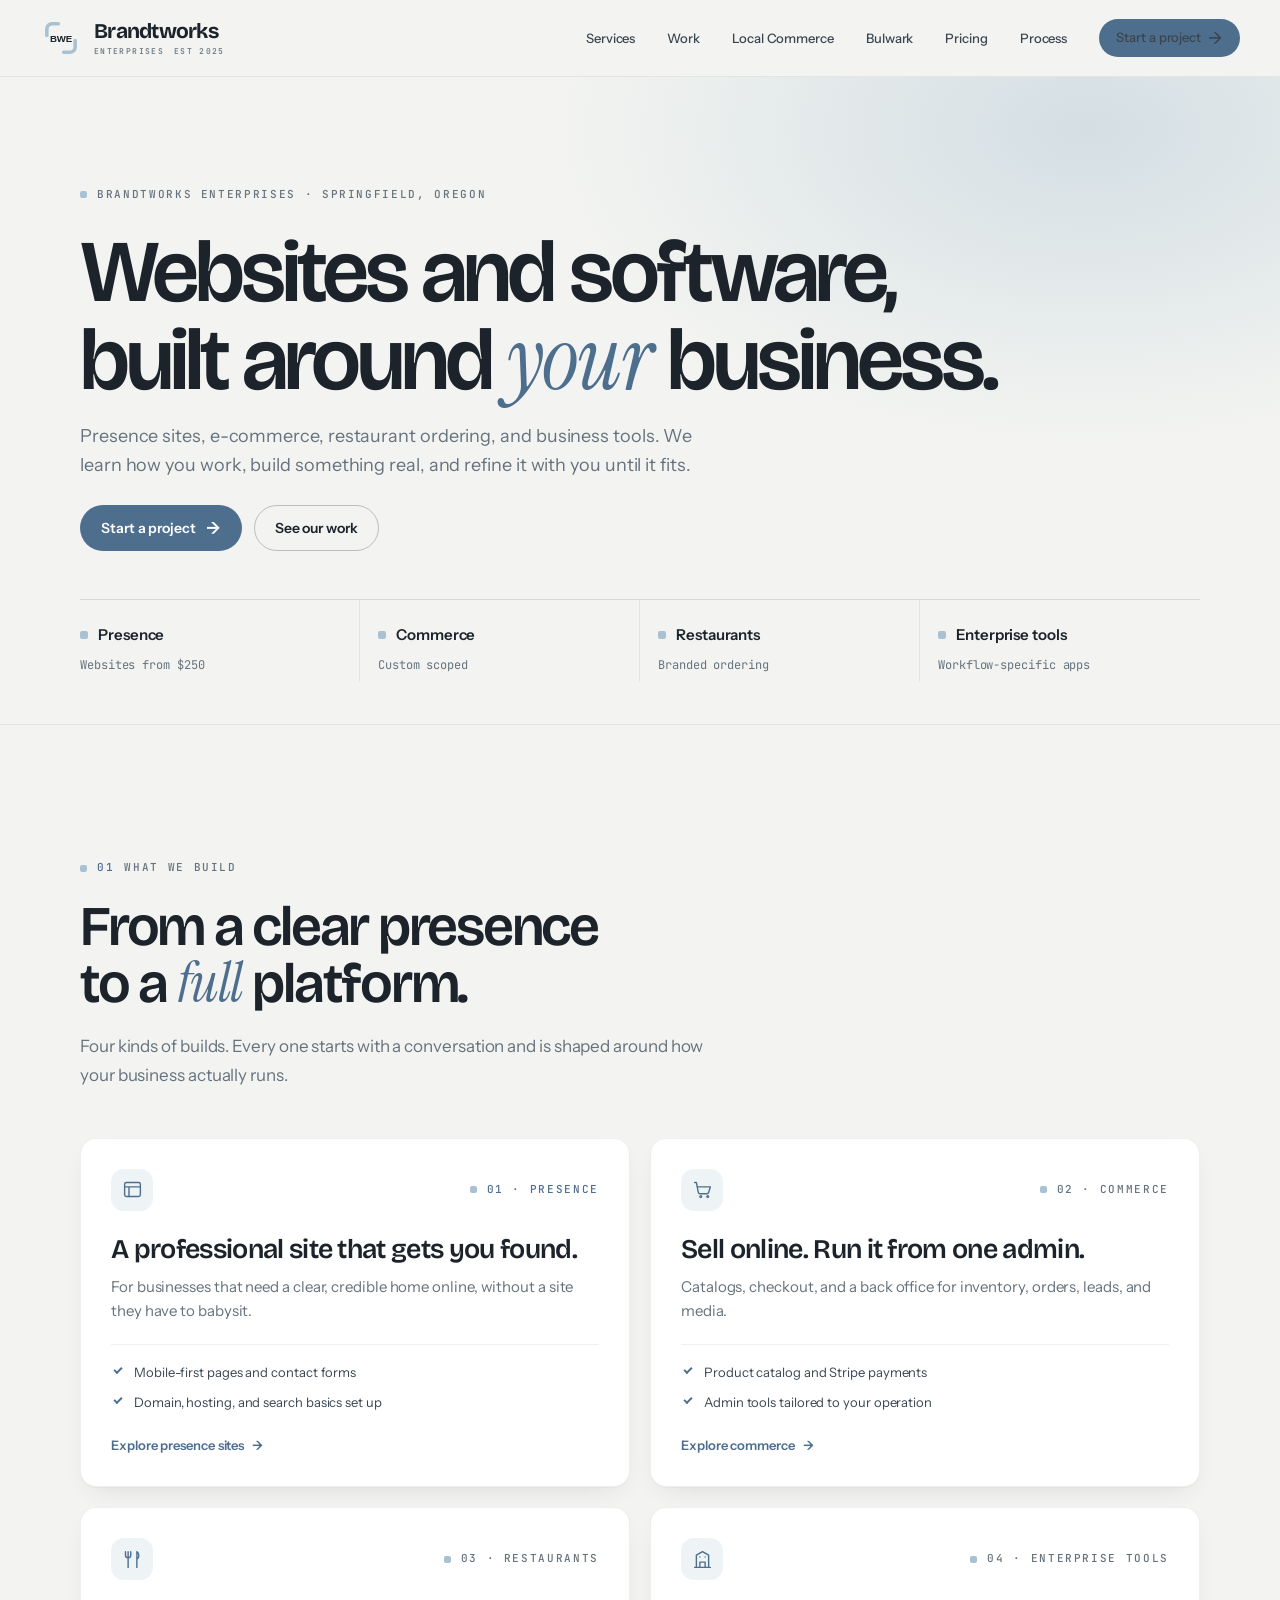
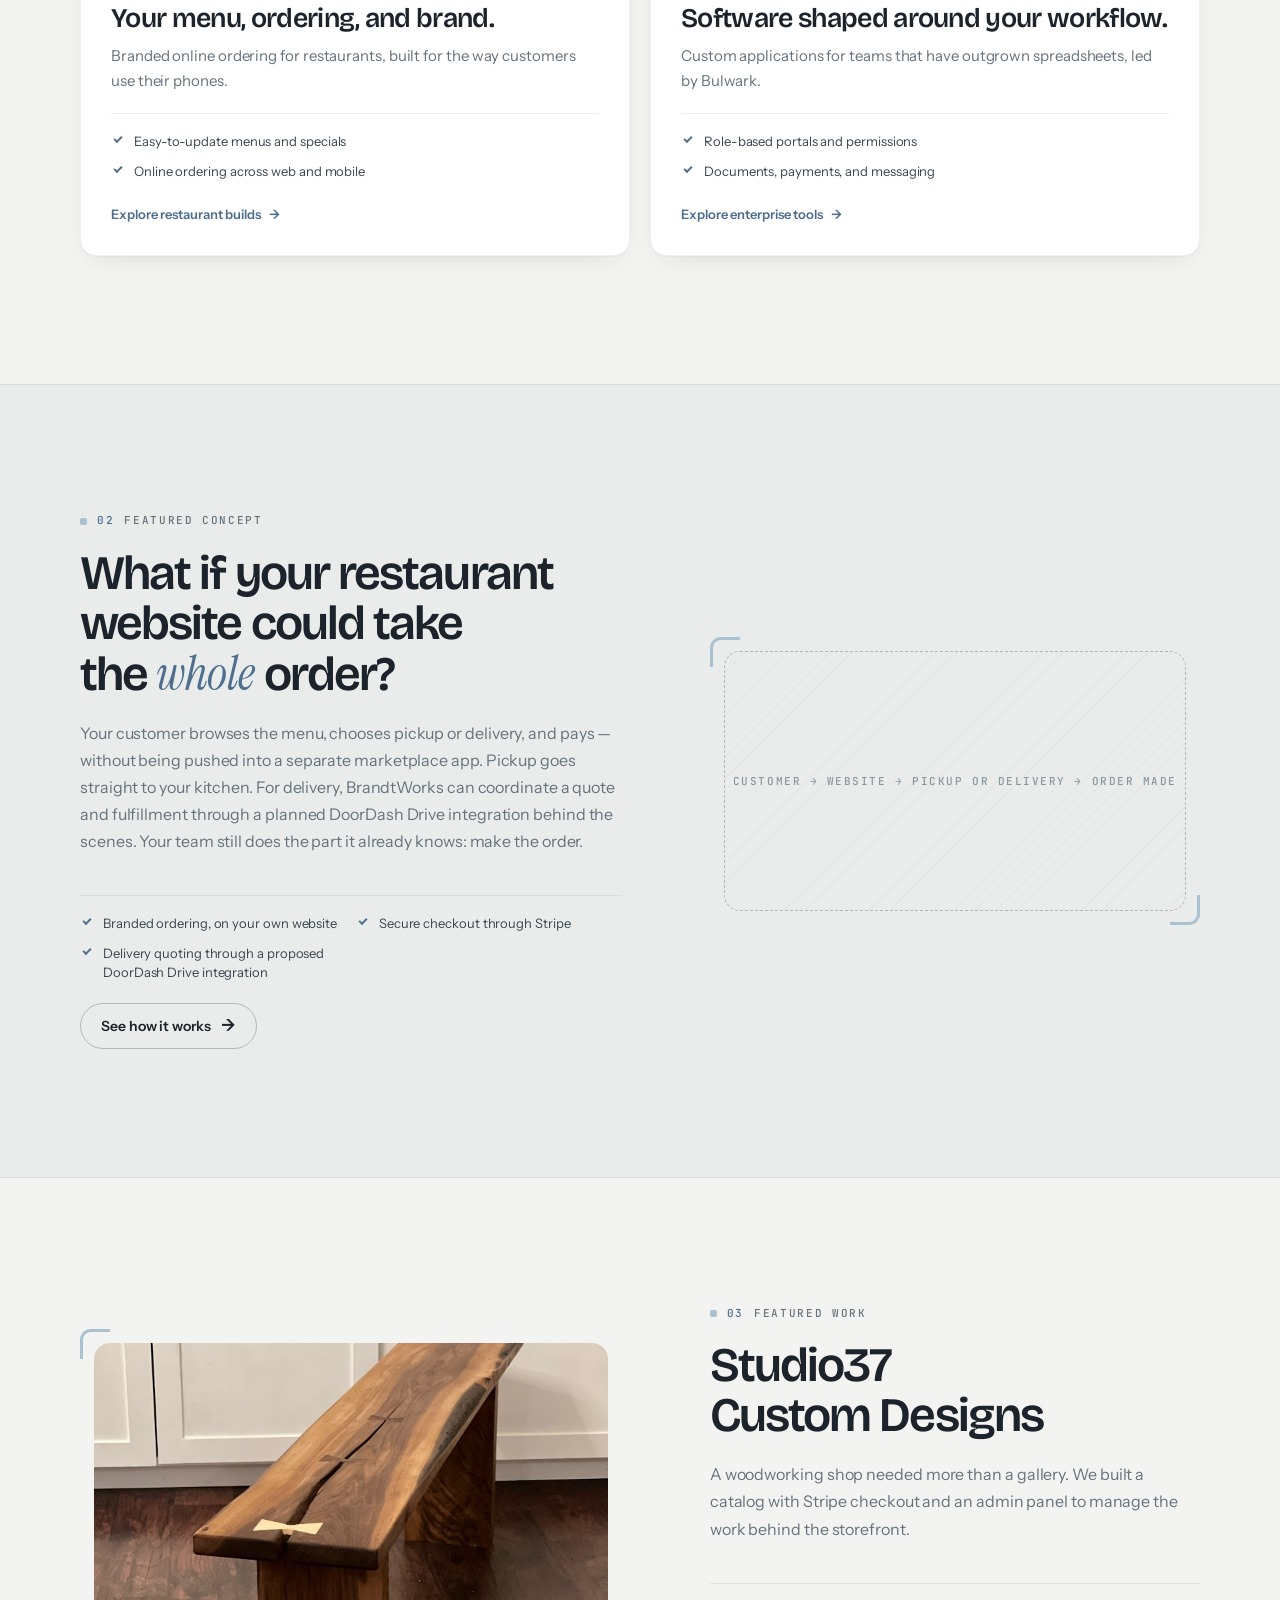
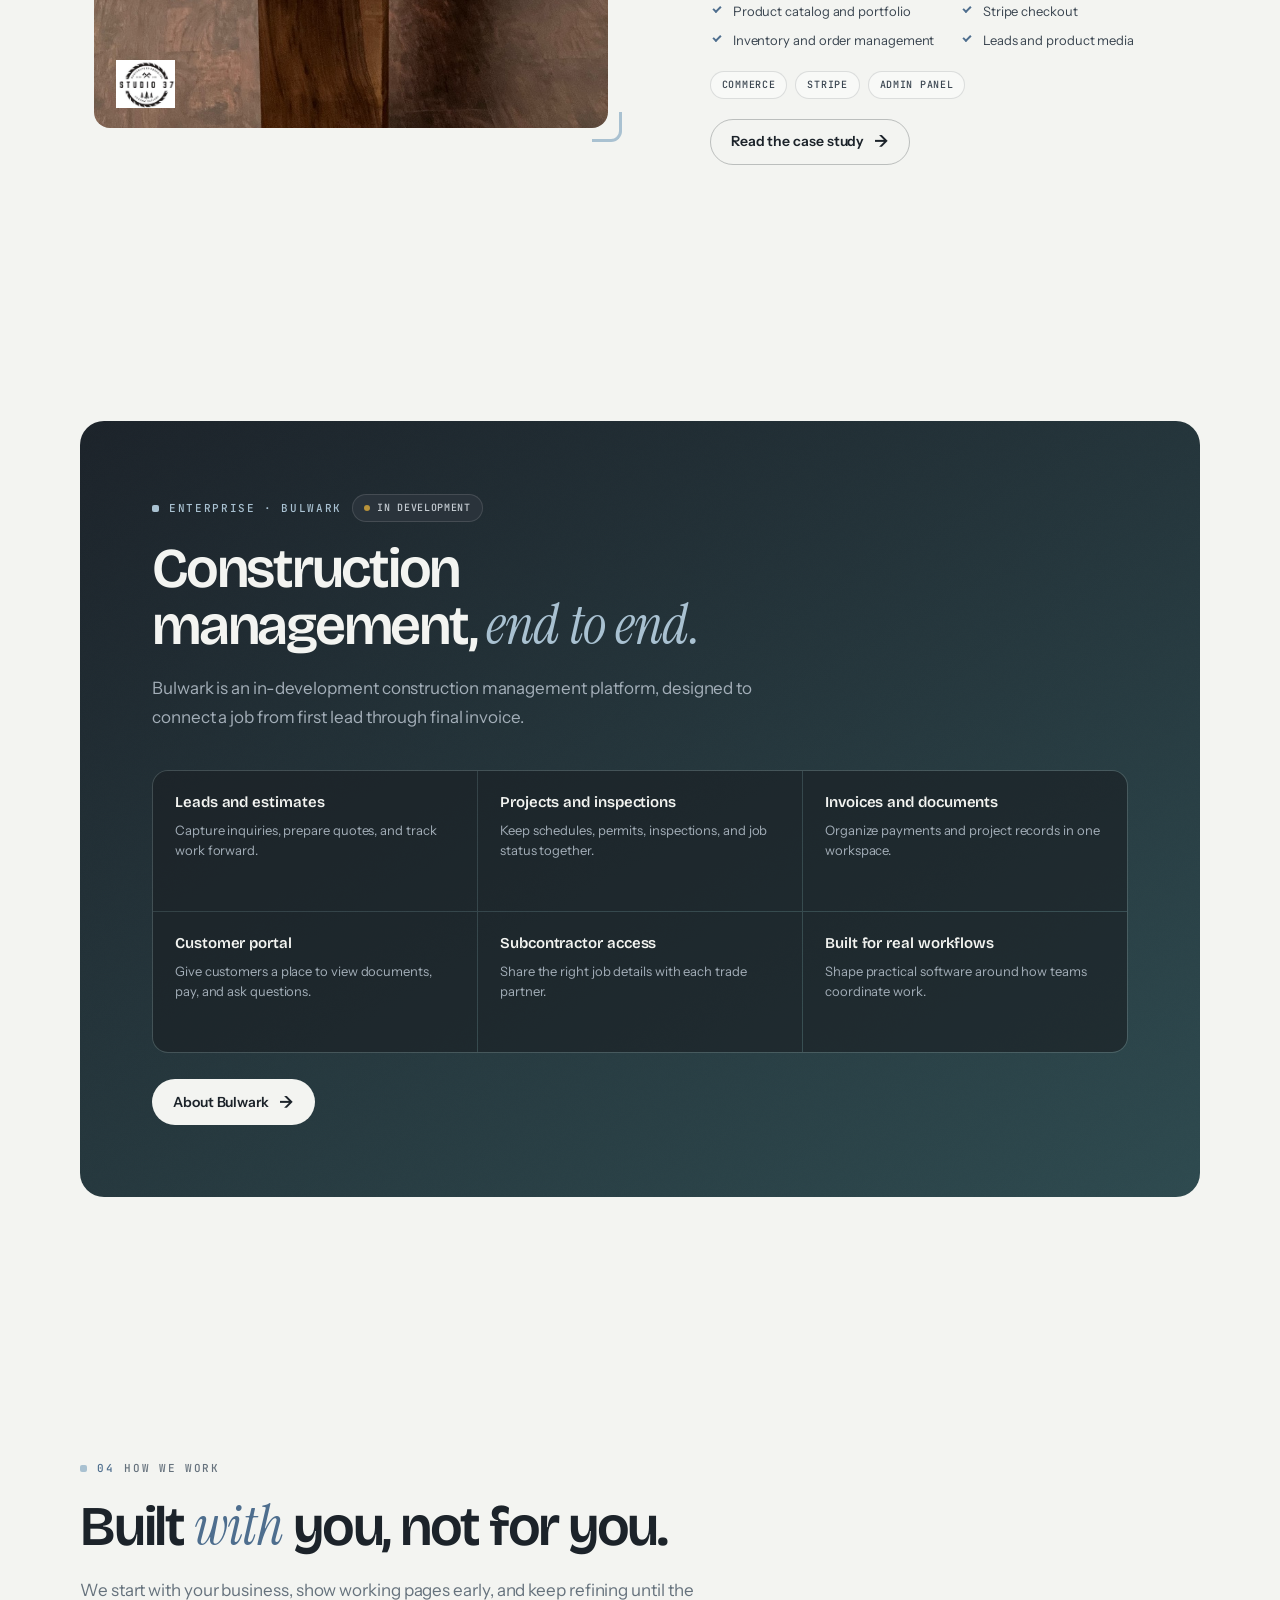
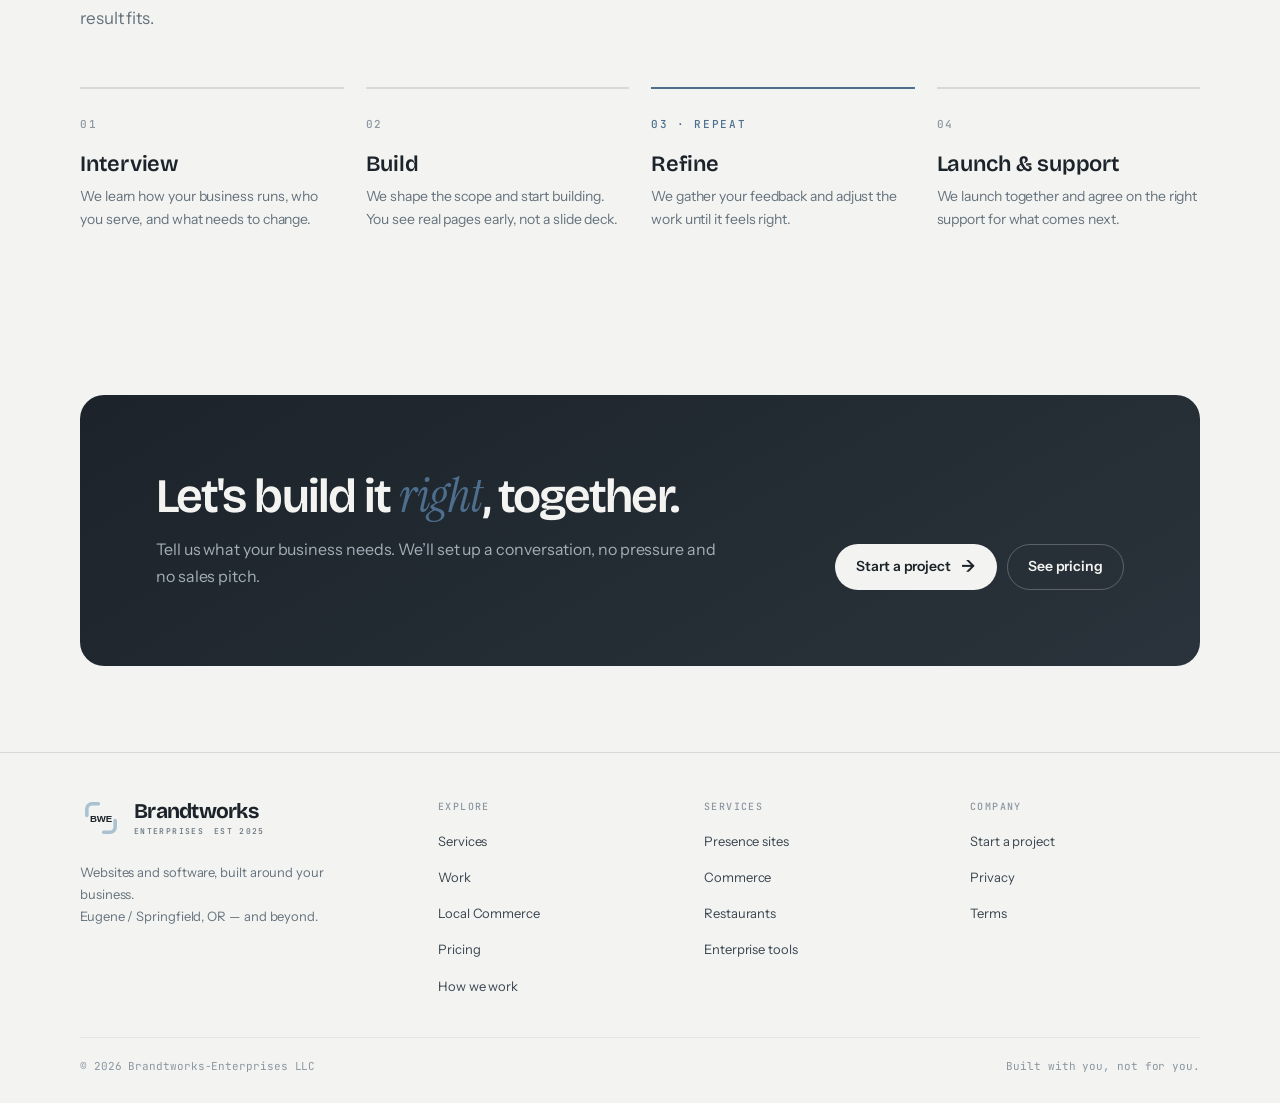
<file: index.html>
<!doctype html>
<html lang="en">
<head>
  <meta charset="utf-8">
  <meta name="viewport" content="width=device-width, initial-scale=1">
  <meta name="theme-color" content="#F3F4F1">
  <meta name="description" content="Websites and software for local businesses, built around how you work. Presence sites, e-commerce, restaurant ordering, and custom business tools.">
  <title>Brandtworks Enterprises | Websites and software, built around you</title>
  <link rel="icon" type="image/svg+xml" href="assets/favicon.svg">
  <link rel="stylesheet" href="css/site.css">
  <script src="js/site.js" defer></script>
</head>
<body>
  <a class="skip-link" href="#main">Skip to content</a>
  <header class="site-nav">
    <nav class="nav-inner" aria-label="Main navigation">
      <a class="brand" href="index.html" aria-label="Brandtworks Enterprises home">
        <img class="brand-mark" src="assets/logo/bwe-mark-on-light.svg" alt="">
        <span class="brand-copy"><span class="brand-name">Brandtworks</span><span class="brand-meta"><span>Enterprises</span><span>Est 2025</span></span></span>
      </a>
      <button class="nav-toggle" type="button" aria-expanded="false" aria-controls="primary-links" aria-label="Open navigation">
        <svg viewBox="0 0 24 24" fill="none" stroke="currentColor" stroke-width="1.8" stroke-linecap="round" stroke-linejoin="round" aria-hidden="true"><path d="M4 7h16M4 12h16M4 17h16"/></svg>
      </button>
      <ul class="nav-links" id="primary-links">
        <li><a href="services.html">Services</a></li><li><a href="work.html">Work</a></li><li><a href="local-commerce.html">Local Commerce</a></li><li><a href="index.html#bulwark">Bulwark</a></li><li><a href="pricing.html">Pricing</a></li><li><a href="index.html#process">Process</a></li><li><a class="button button-small" href="get-started.html">Start a project <span class="button-arrow" aria-hidden="true">→</span></a></li>
      </ul>
    </nav>
  </header>
  <main id="main">
    <section class="hero">
      <div class="container hero-inner">
        <div class="hero-copy">
          <span class="eyebrow">Brandtworks Enterprises · Springfield, Oregon</span>
          <h1>Websites and software, built around <span class="serif">your</span> business.</h1>
          <p class="hero-lede">Presence sites, e-commerce, restaurant ordering, and business tools. We learn how you work, build something real, and refine it with you until it fits.</p>
          <div class="hero-actions"><a class="button" href="get-started.html">Start a project <span class="button-arrow" aria-hidden="true">→</span></a><a class="button button-secondary" href="work.html">See our work</a></div>
        </div>
        <div class="service-ribbon" aria-label="Services at a glance">
          <a href="services.html#presence"><strong>Presence</strong><span>Websites from $250</span></a>
          <a href="services.html#commerce"><strong>Commerce</strong><span>Custom scoped</span></a>
          <a href="services.html#restaurants"><strong>Restaurants</strong><span>Branded ordering</span></a>
          <a href="services.html#enterprise"><strong>Enterprise tools</strong><span>Workflow-specific apps</span></a>
        </div>
      </div>
    </section>
    <section class="section" id="what-we-build">
      <div class="container">
        <div class="section-heading"><span class="eyebrow"><span class="eyebrow-index">01</span> What we build</span><h2>From a clear presence to a <span class="serif">full</span> platform.</h2><p>Four kinds of builds. Every one starts with a conversation and is shaped around how your business actually runs.</p></div>
        <div class="grid grid-two" style="margin-top:48px">
          <a class="service-card" href="services.html#presence"><div class="service-card-top"><span class="icon-box" aria-hidden="true"><svg viewBox="0 0 24 24" fill="none" stroke="currentColor" stroke-width="1.6" stroke-linecap="round" stroke-linejoin="round"><rect x="3" y="4" width="18" height="16" rx="2"/><path d="M3 9h18M8 9v11"/></svg></span><span class="eyebrow-index eyebrow">01 · Presence</span></div><h3>A professional site that gets you found.</h3><p>For businesses that need a clear, credible home online, without a site they have to babysit.</p><ul><li><span class="check">✓</span> Mobile-first pages and contact forms</li><li><span class="check">✓</span> Domain, hosting, and search basics set up</li></ul><span class="card-link">Explore presence sites <span aria-hidden="true">→</span></span></a>
          <a class="service-card" href="services.html#commerce"><div class="service-card-top"><span class="icon-box" aria-hidden="true"><svg viewBox="0 0 24 24" fill="none" stroke="currentColor" stroke-width="1.6" stroke-linecap="round" stroke-linejoin="round"><path d="M3 4h2l2.2 11.2a2 2 0 0 0 2 1.6h7.9a2 2 0 0 0 1.9-1.4L21 9H6"/><circle cx="10" cy="20" r="1"/><circle cx="18" cy="20" r="1"/></svg></span><span class="eyebrow">02 · Commerce</span></div><h3>Sell online. Run it from one admin.</h3><p>Catalogs, checkout, and a back office for inventory, orders, leads, and media.</p><ul><li><span class="check">✓</span> Product catalog and Stripe payments</li><li><span class="check">✓</span> Admin tools tailored to your operation</li></ul><span class="card-link">Explore commerce <span aria-hidden="true">→</span></span></a>
          <a class="service-card" href="services.html#restaurants"><div class="service-card-top"><span class="icon-box" aria-hidden="true"><svg viewBox="0 0 24 24" fill="none" stroke="currentColor" stroke-width="1.6" stroke-linecap="round" stroke-linejoin="round"><path d="M7 3v7M4 3v4a3 3 0 0 0 6 0V3M7 10v11M17 3v18M17 3c3 2 3 7 0 9"/></svg></span><span class="eyebrow">03 · Restaurants</span></div><h3>Your menu, ordering, and brand.</h3><p>Branded online ordering for restaurants, built for the way customers use their phones.</p><ul><li><span class="check">✓</span> Easy-to-update menus and specials</li><li><span class="check">✓</span> Online ordering across web and mobile</li></ul><span class="card-link">Explore restaurant builds <span aria-hidden="true">→</span></span></a>
          <a class="service-card" href="services.html#enterprise"><div class="service-card-top"><span class="icon-box" aria-hidden="true"><svg viewBox="0 0 24 24" fill="none" stroke="currentColor" stroke-width="1.6" stroke-linecap="round" stroke-linejoin="round"><path d="M3 21h18M5 21V7l7-4 7 4v14M9 21v-6h6v6M9 9h.01M15 9h.01"/></svg></span><span class="eyebrow">04 · Enterprise tools</span></div><h3>Software shaped around your workflow.</h3><p>Custom applications for teams that have outgrown spreadsheets, led by Bulwark.</p><ul><li><span class="check">✓</span> Role-based portals and permissions</li><li><span class="check">✓</span> Documents, payments, and messaging</li></ul><span class="card-link">Explore enterprise tools <span aria-hidden="true">→</span></span></a>
        </div>
      </div>
    </section>
    <section class="section section-surface" id="local-commerce">
      <div class="container feature-split">
        <div class="feature-copy"><span class="eyebrow"><span class="eyebrow-index">02</span> Featured concept</span><h2>What if your restaurant website could take the <span class="serif">whole</span> order?</h2><p>Your customer browses the menu, chooses pickup or delivery, and pays — without being pushed into a separate marketplace app. Pickup goes straight to your kitchen. For delivery, BrandtWorks can coordinate a quote and fulfillment through a planned DoorDash Drive integration behind the scenes. Your team still does the part it already knows: make the order.</p><ul class="check-list"><li><span class="check">✓</span> Branded ordering, on your own website</li><li><span class="check">✓</span> Secure checkout through Stripe</li><li><span class="check">✓</span> Delivery quoting through a proposed DoorDash Drive integration</li></ul><a class="button button-secondary" href="local-commerce.html">See how it works <span class="button-arrow" aria-hidden="true">→</span></a></div>
        <div class="frame"><div class="placeholder">Customer → Website → Pickup or delivery → Order made</div></div>
      </div>
    </section>
    <section class="section">
      <div class="container feature-split">
        <div class="frame"><div class="media"><img src="assets/work/studio37-bench.jpg" alt="Handcrafted live-edge bench made by Studio37 Custom Designs" loading="lazy"><img src="assets/work/studio37-logo.png" alt="Studio37 Custom Designs" style="position:absolute;left:22px;bottom:20px;width:auto;height:48px;object-fit:contain"></div></div>
        <div class="feature-copy"><span class="eyebrow"><span class="eyebrow-index">03</span> Featured work</span><h2>Studio37 Custom Designs</h2><p>A woodworking shop needed more than a gallery. We built a catalog with Stripe checkout and an admin panel to manage the work behind the storefront.</p><ul class="check-list"><li><span class="check">✓</span> Product catalog and portfolio</li><li><span class="check">✓</span> Stripe checkout</li><li><span class="check">✓</span> Inventory and order management</li><li><span class="check">✓</span> Leads and product media</li></ul><div class="tag-row"><span class="tag">Commerce</span><span class="tag">Stripe</span><span class="tag">Admin panel</span></div><a class="button button-secondary" href="work.html#studio37">Read the case study <span class="button-arrow" aria-hidden="true">→</span></a></div>
      </div>
    </section>
    <section class="section" id="bulwark">
      <div class="container"><div class="dark-band" data-theme="dark">
        <div class="section-heading"><span class="eyebrow">Enterprise · Bulwark <span class="badge"><span class="badge-dot"></span> In development</span></span><h2>Construction management, <span class="serif">end to end.</span></h2><p>Bulwark is an in-development construction management platform, designed to connect a job from first lead through final invoice.</p></div>
        <div class="module-grid"><article class="module"><h3>Leads and estimates</h3><p>Capture inquiries, prepare quotes, and track work forward.</p></article><article class="module"><h3>Projects and inspections</h3><p>Keep schedules, permits, inspections, and job status together.</p></article><article class="module"><h3>Invoices and documents</h3><p>Organize payments and project records in one workspace.</p></article><article class="module"><h3>Customer portal</h3><p>Give customers a place to view documents, pay, and ask questions.</p></article><article class="module"><h3>Subcontractor access</h3><p>Share the right job details with each trade partner.</p></article><article class="module"><h3>Built for real workflows</h3><p>Shape practical software around how teams coordinate work.</p></article></div>
        <a class="button button-inverse" href="services.html#enterprise" style="margin-top:26px">About Bulwark <span class="button-arrow" aria-hidden="true">→</span></a>
      </div></div>
    </section>
    <section class="section" id="process">
      <div class="container"><div class="section-heading"><span class="eyebrow"><span class="eyebrow-index">04</span> How we work</span><h2>Built <span class="serif">with</span> you, not for you.</h2><p>We start with your business, show working pages early, and keep refining until the result fits.</p></div>
        <ol class="process-grid"><li class="process-step"><span class="process-number">01</span><h3>Interview</h3><p>We learn how your business runs, who you serve, and what needs to change.</p></li><li class="process-step"><span class="process-number">02</span><h3>Build</h3><p>We shape the scope and start building. You see real pages early, not a slide deck.</p></li><li class="process-step"><span class="process-number">03 · REPEAT</span><h3>Refine</h3><p>We gather your feedback and adjust the work until it feels right.</p></li><li class="process-step"><span class="process-number">04</span><h3>Launch &amp; support</h3><p>We launch together and agree on the right support for what comes next.</p></li></ol>
      </div>
    </section>
    <section class="cta-wrap"><div class="container"><div class="cta-panel"><div><h2>Let's build it <span class="serif">right</span>, together.</h2><p>Tell us what your business needs. We’ll set up a conversation, no pressure and no sales pitch.</p></div><div class="cta-actions"><a class="button button-inverse" href="get-started.html">Start a project <span class="button-arrow" aria-hidden="true">→</span></a><a class="button button-secondary" href="pricing.html">See pricing</a></div></div></div></section>
  </main>
  <footer class="site-footer"><div class="container"><div class="footer-main"><div class="footer-intro"><a class="brand" href="index.html"><img class="brand-mark" src="assets/logo/bwe-mark-on-light.svg" alt=""><span class="brand-copy"><span class="brand-name">Brandtworks</span><span class="brand-meta"><span>Enterprises</span><span>Est 2025</span></span></span></a><p>Websites and software, built around your business.<br>Eugene / Springfield, OR — and beyond.</p></div><div class="footer-col"><h2>Explore</h2><ul><li><a href="services.html">Services</a></li><li><a href="work.html">Work</a></li><li><a href="local-commerce.html">Local Commerce</a></li><li><a href="pricing.html">Pricing</a></li><li><a href="index.html#process">How we work</a></li></ul></div><div class="footer-col"><h2>Services</h2><ul><li><a href="services.html#presence">Presence sites</a></li><li><a href="services.html#commerce">Commerce</a></li><li><a href="services.html#restaurants">Restaurants</a></li><li><a href="services.html#enterprise">Enterprise tools</a></li></ul></div><div class="footer-col"><h2>Company</h2><ul><li><a href="get-started.html">Start a project</a></li><li><a href="privacy-policy.html">Privacy</a></li><li><a href="eula.html">Terms</a></li></ul></div></div><div class="footer-bottom"><p>© 2026 Brandtworks-Enterprises LLC</p><p>Built with you, not for you.</p></div></div></footer>
</body>
</html>
</file>
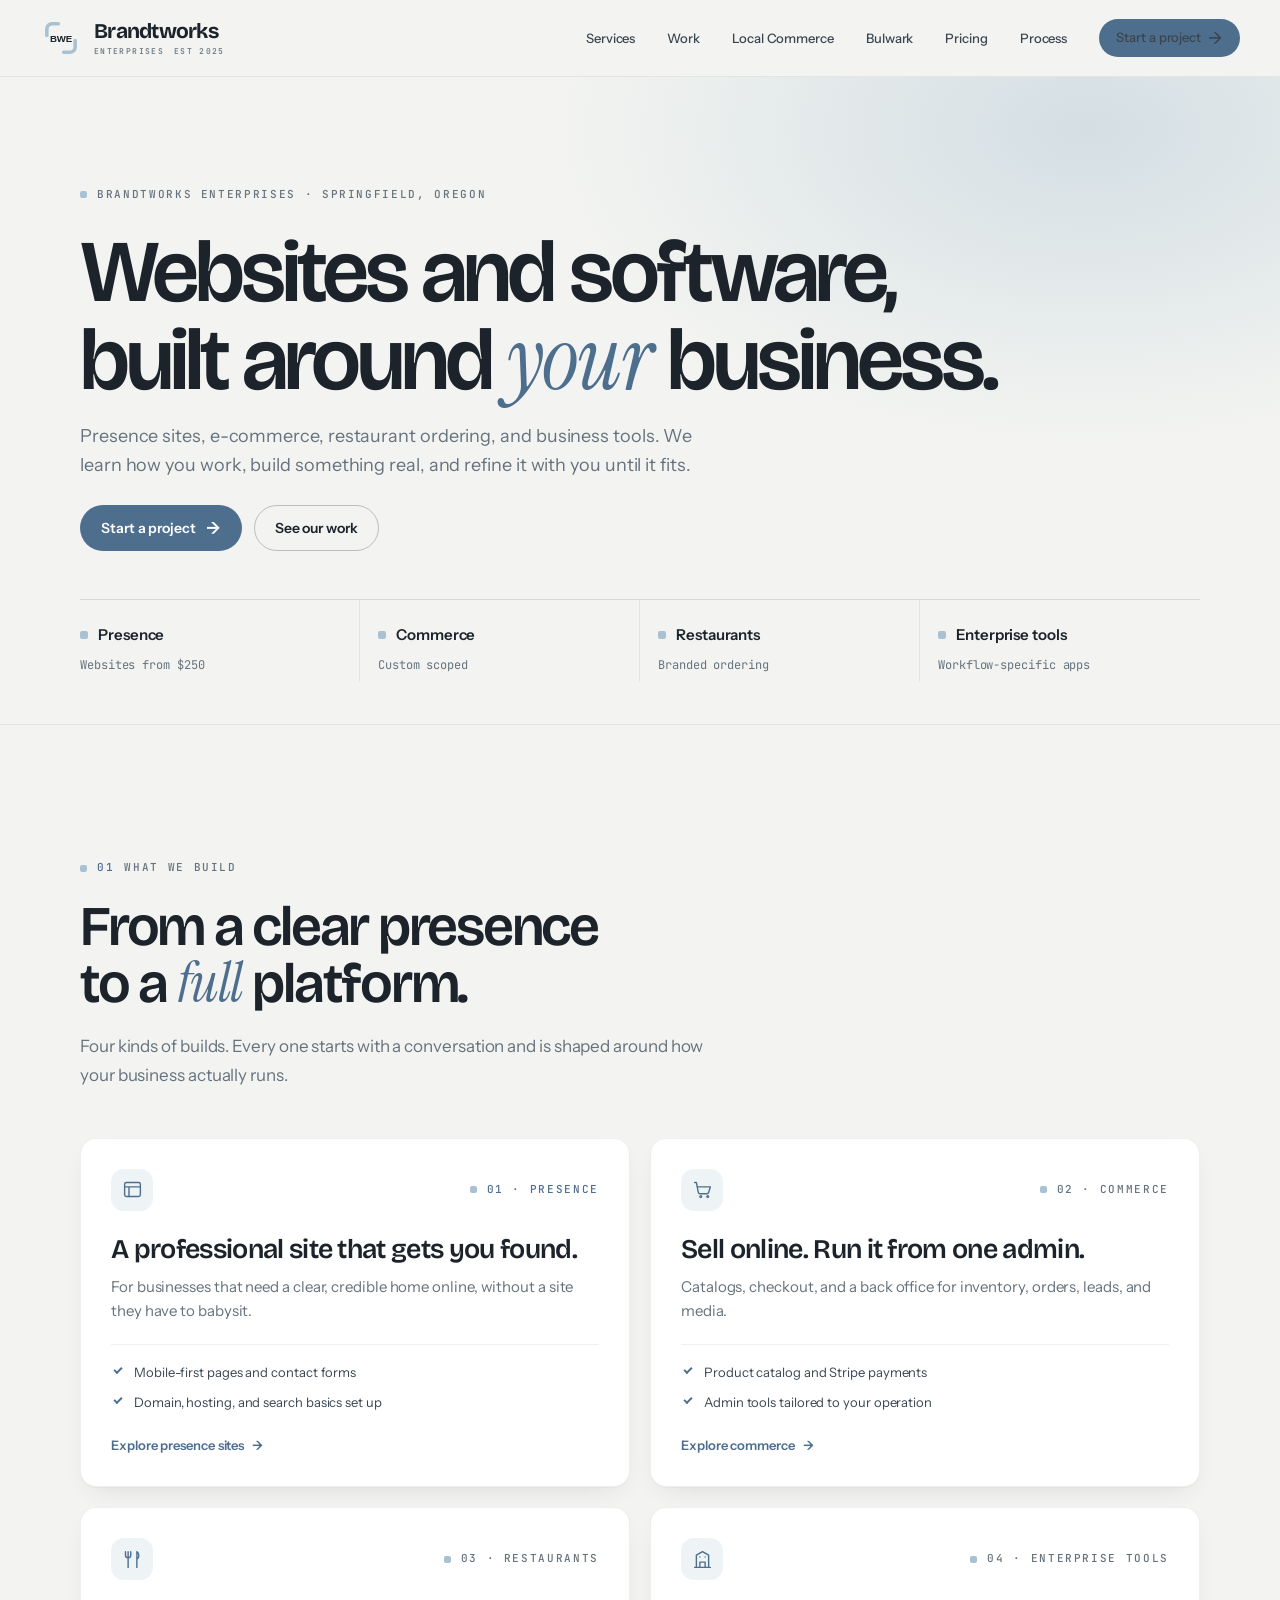
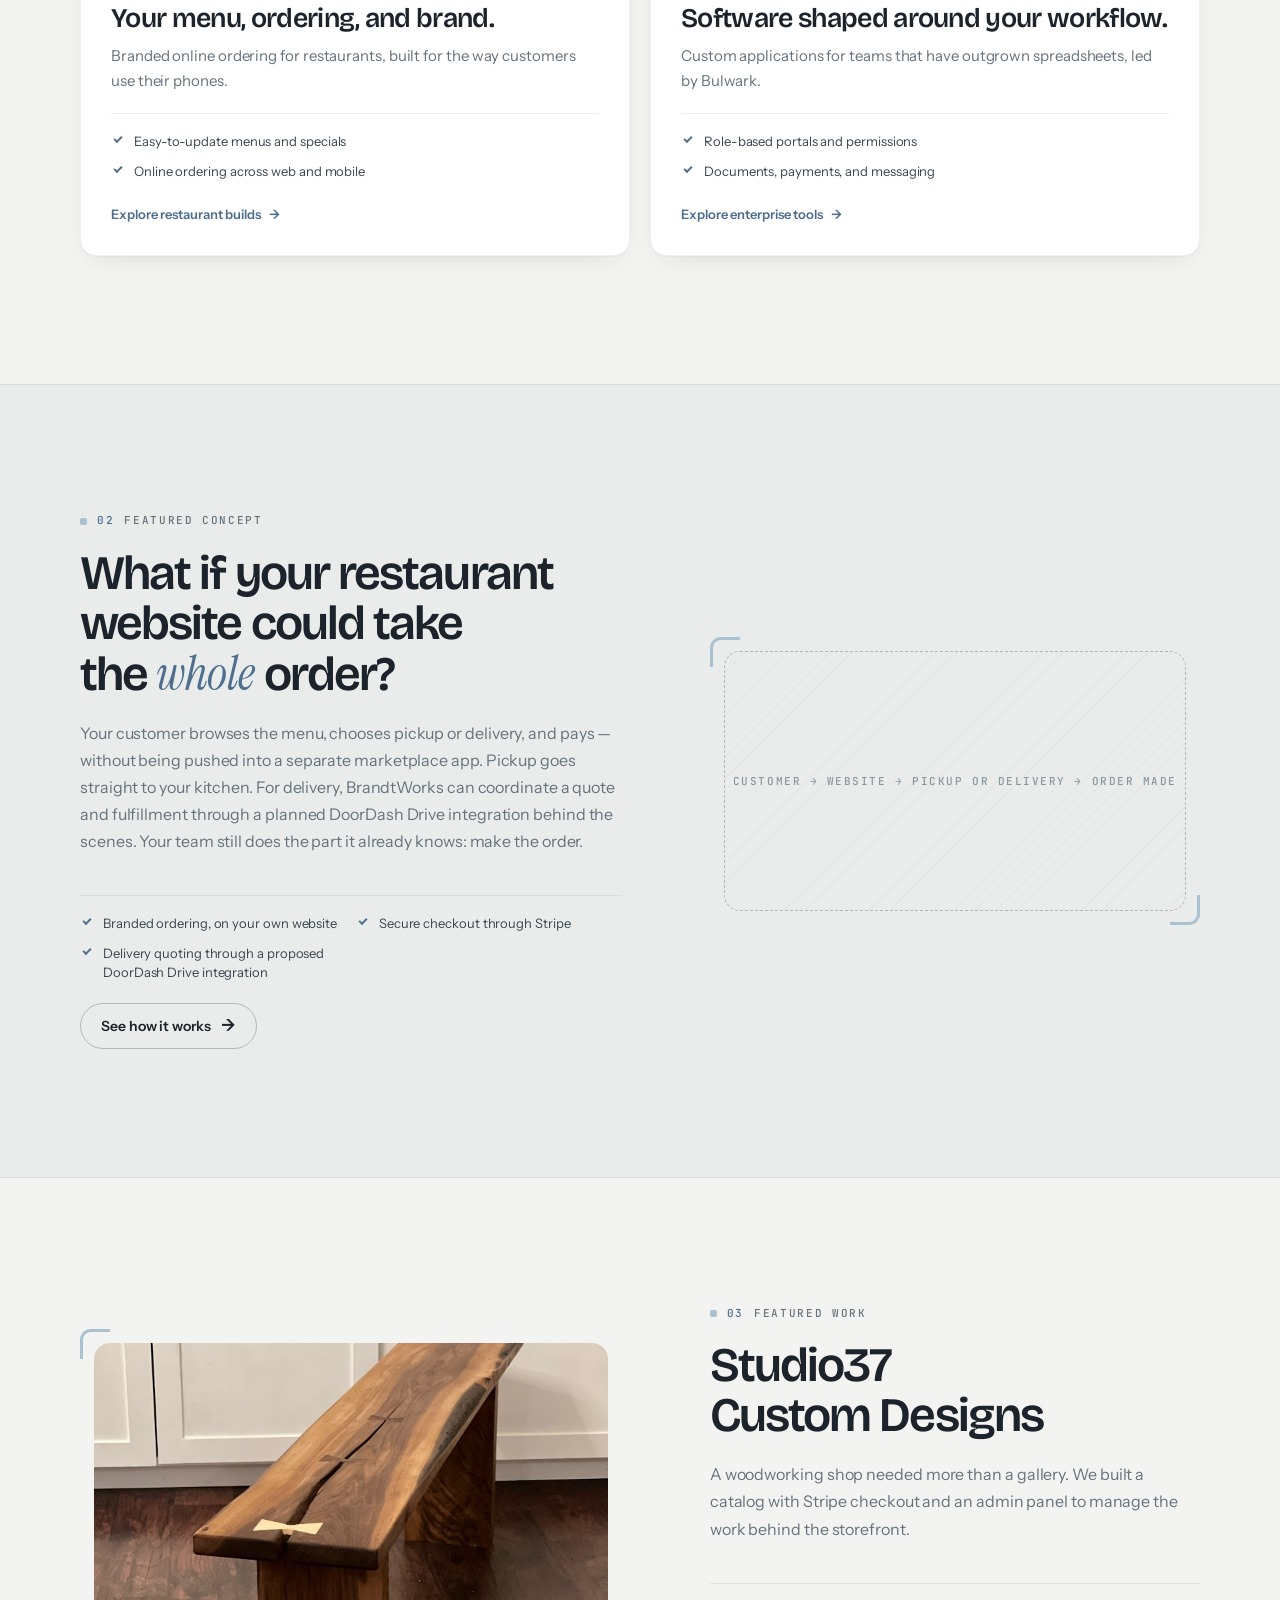
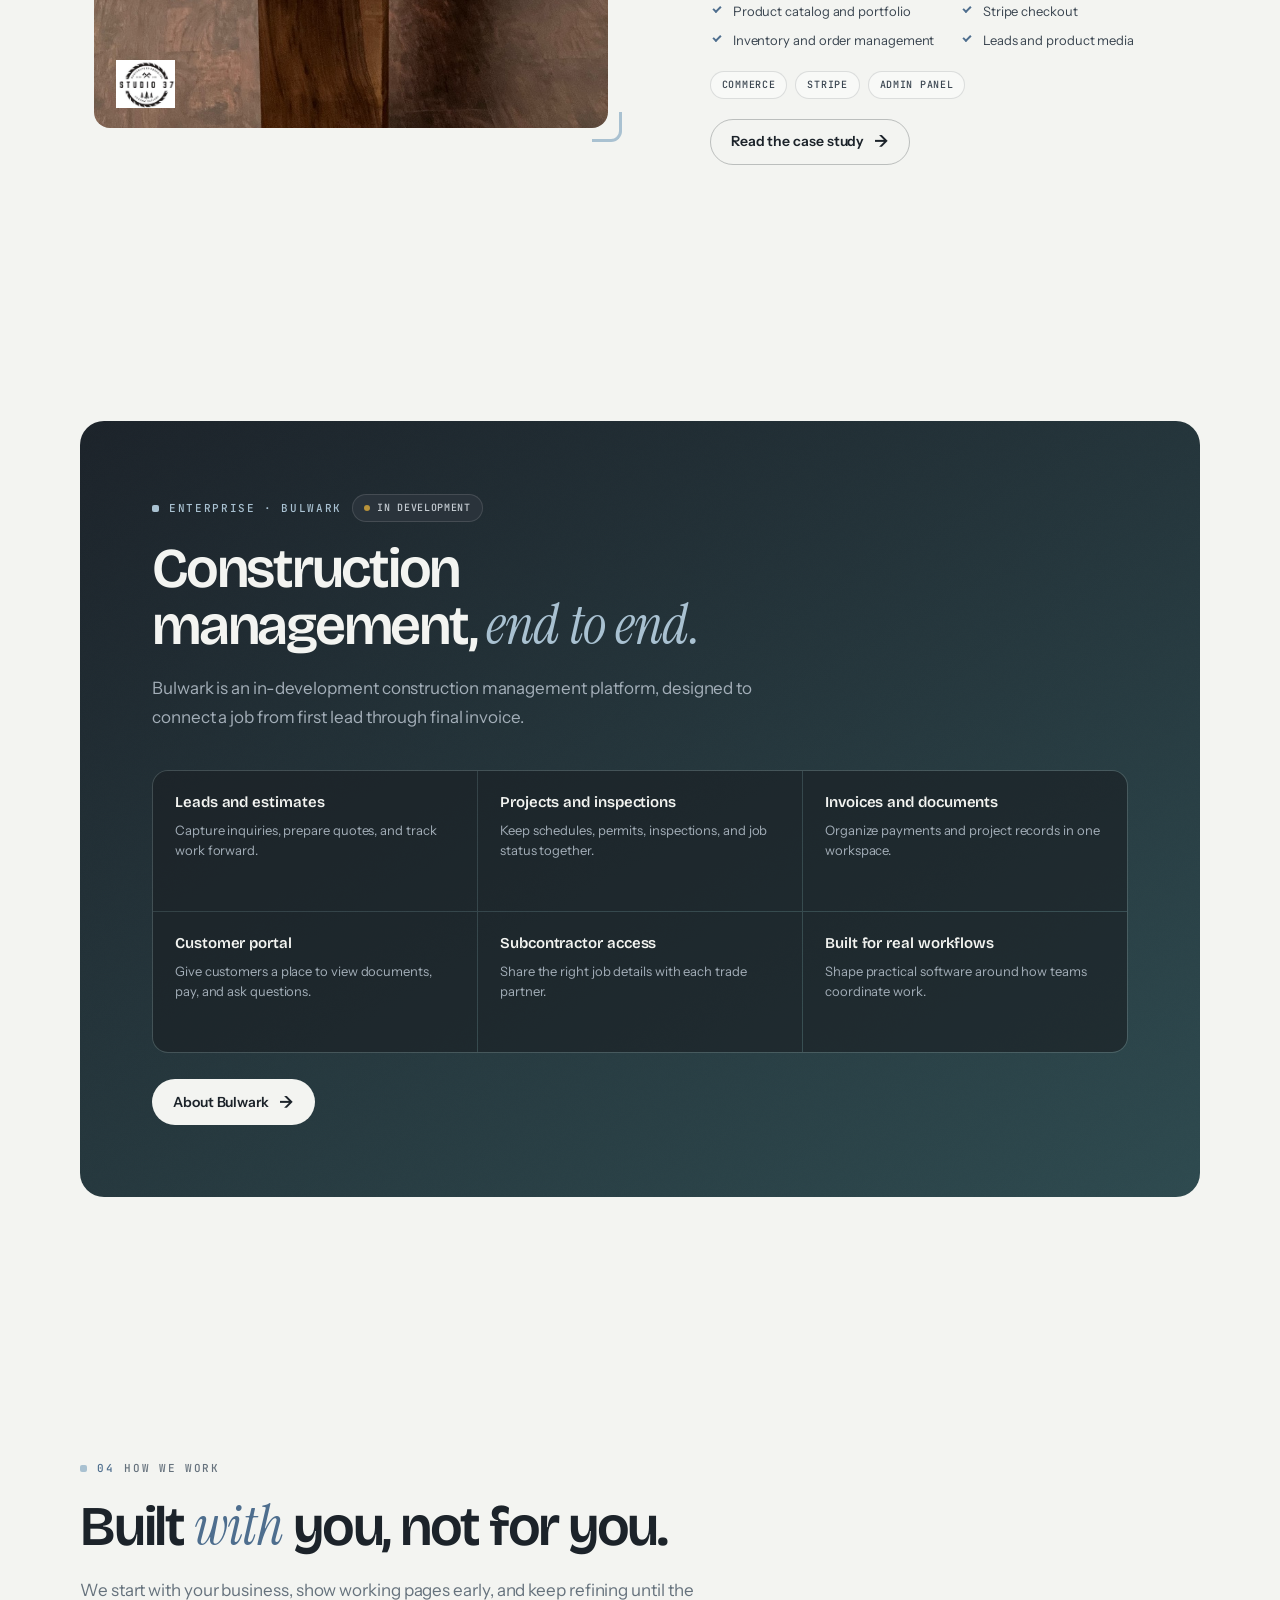
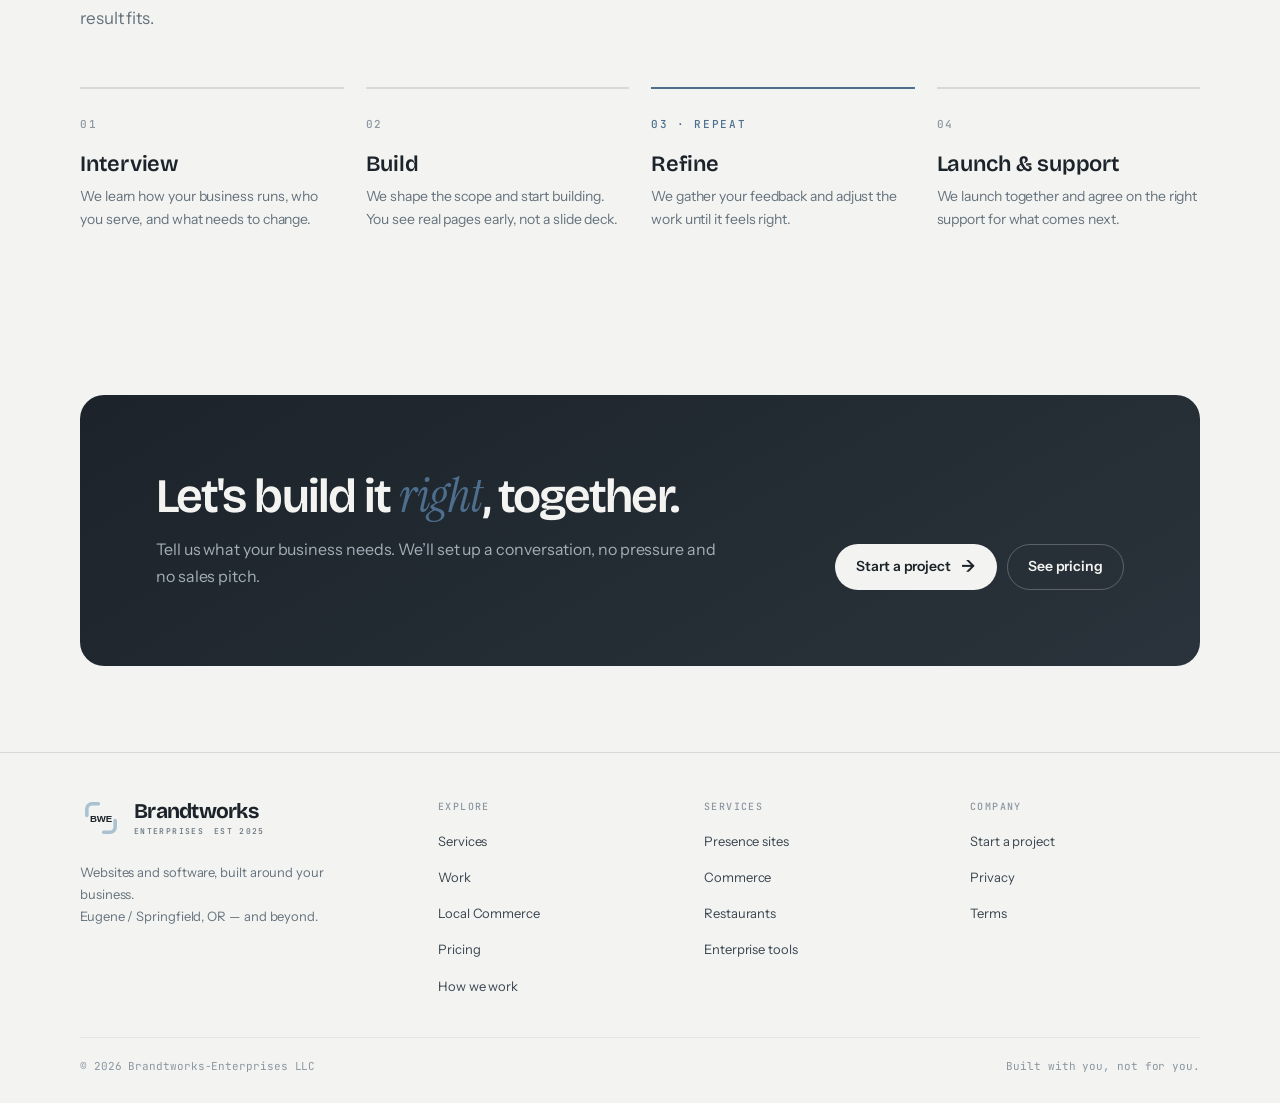
<file: about.html>
<!doctype html>
<html lang="en"><head><meta charset="utf-8"><meta name="robots" content="noindex"><meta http-equiv="refresh" content="0;url=/index.html#process"><link rel="canonical" href="/index.html#process"><title>How we work | Brandtworks Enterprises</title><script>window.location.replace('/index.html#process');</script></head><body><p>Learn about <a href="/index.html#process">how we work</a>.</p></body></html>
</file>
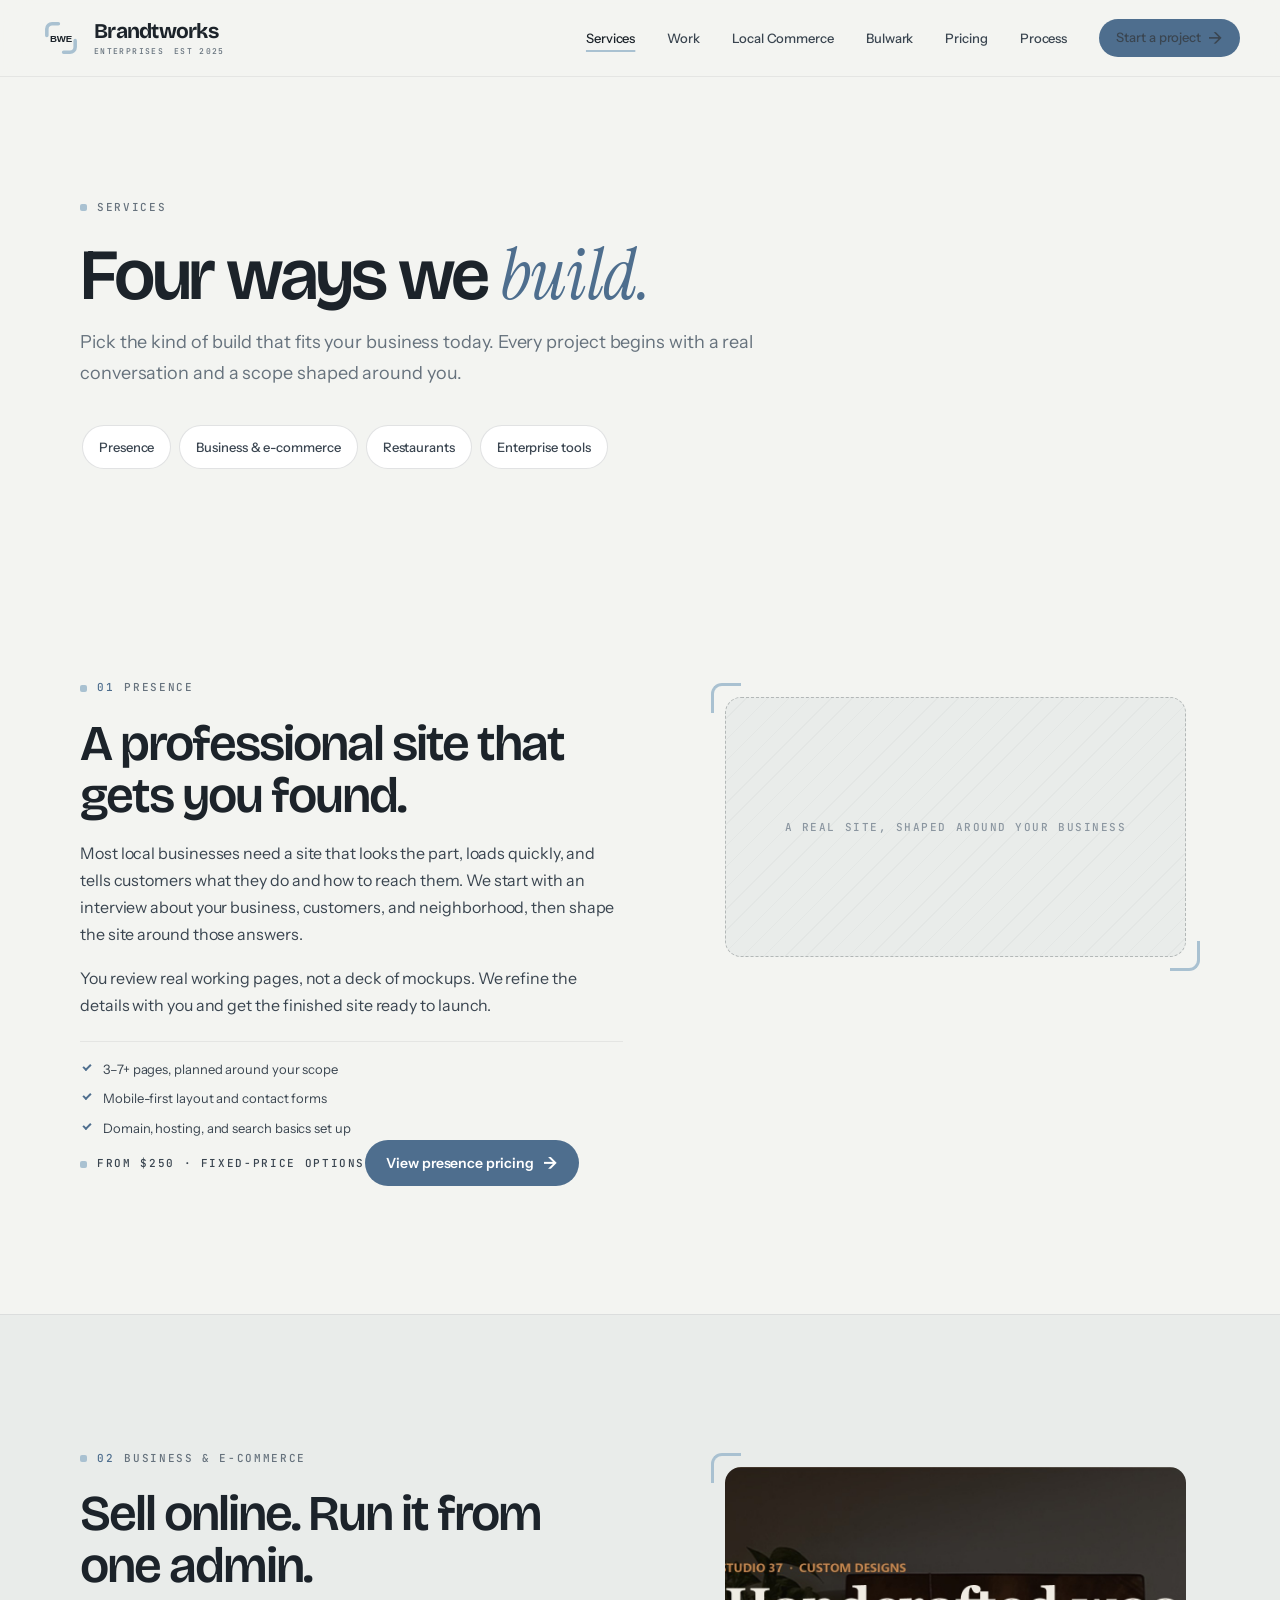
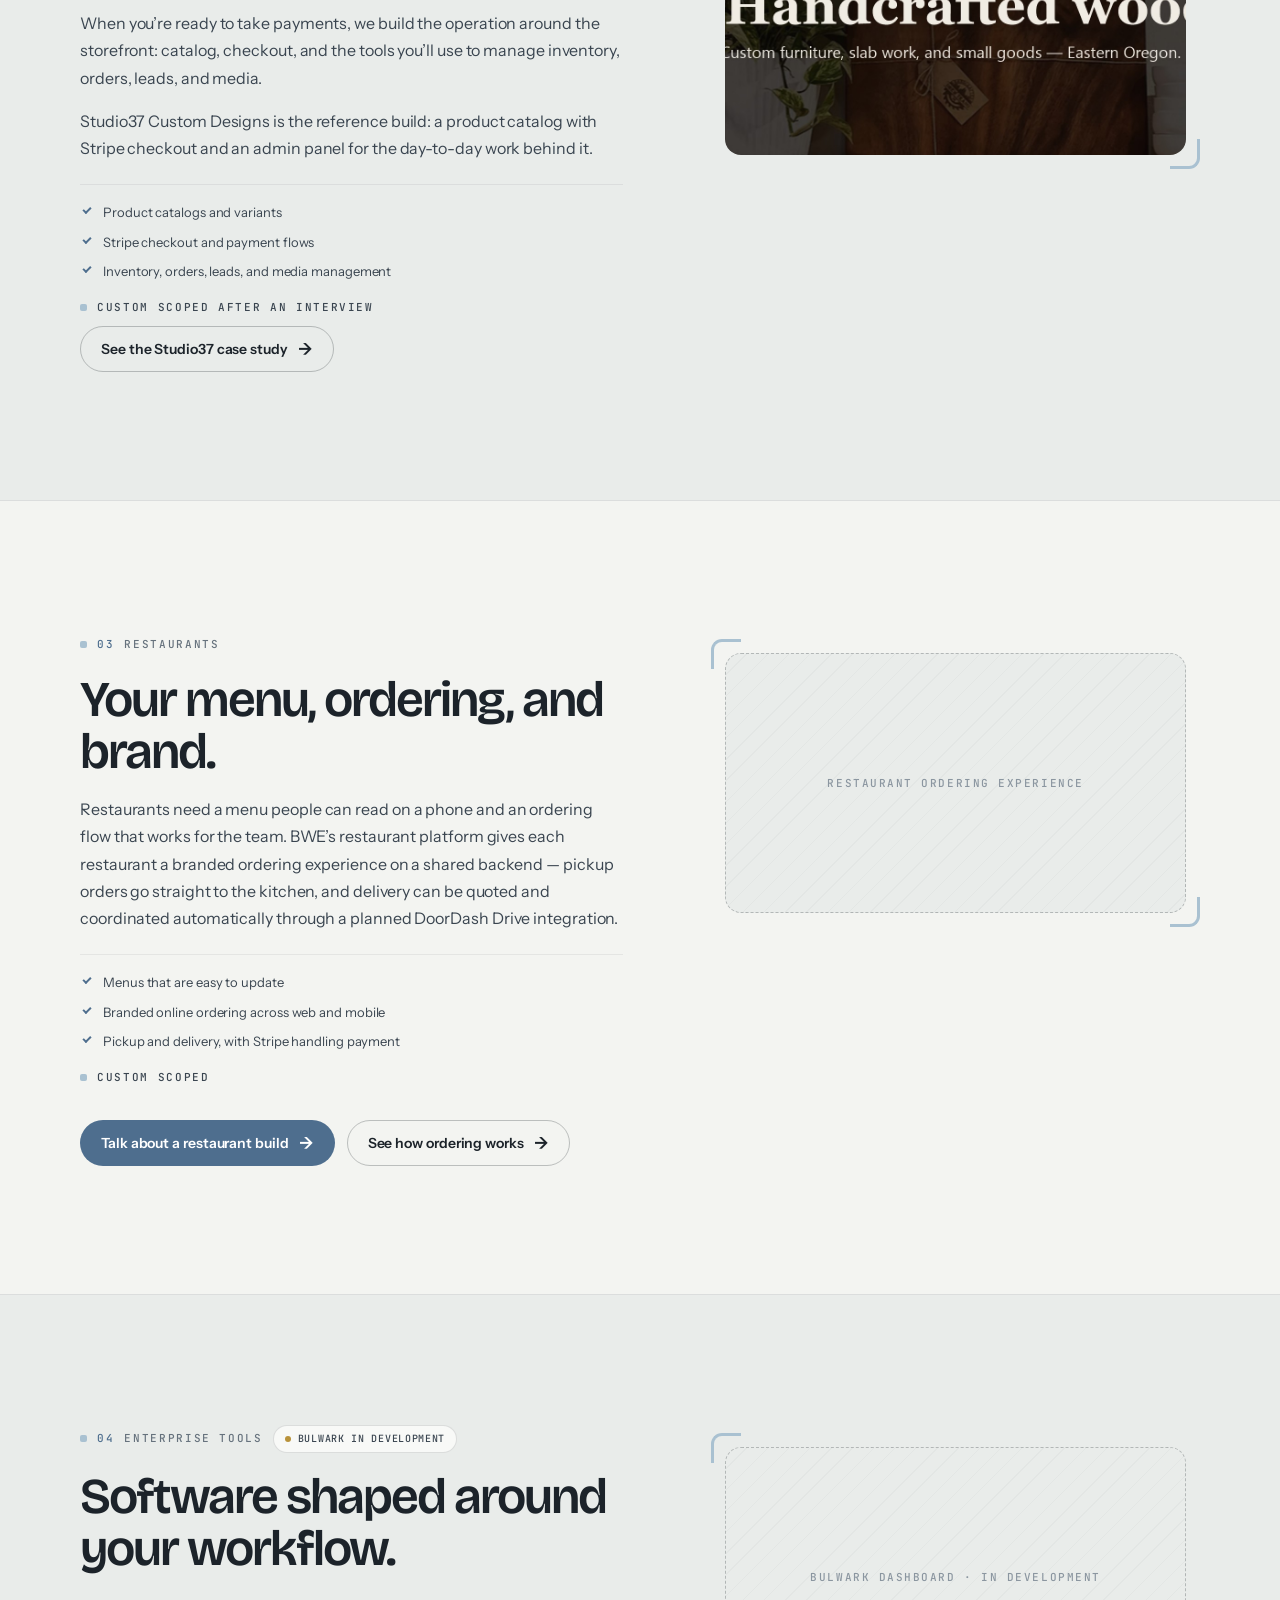
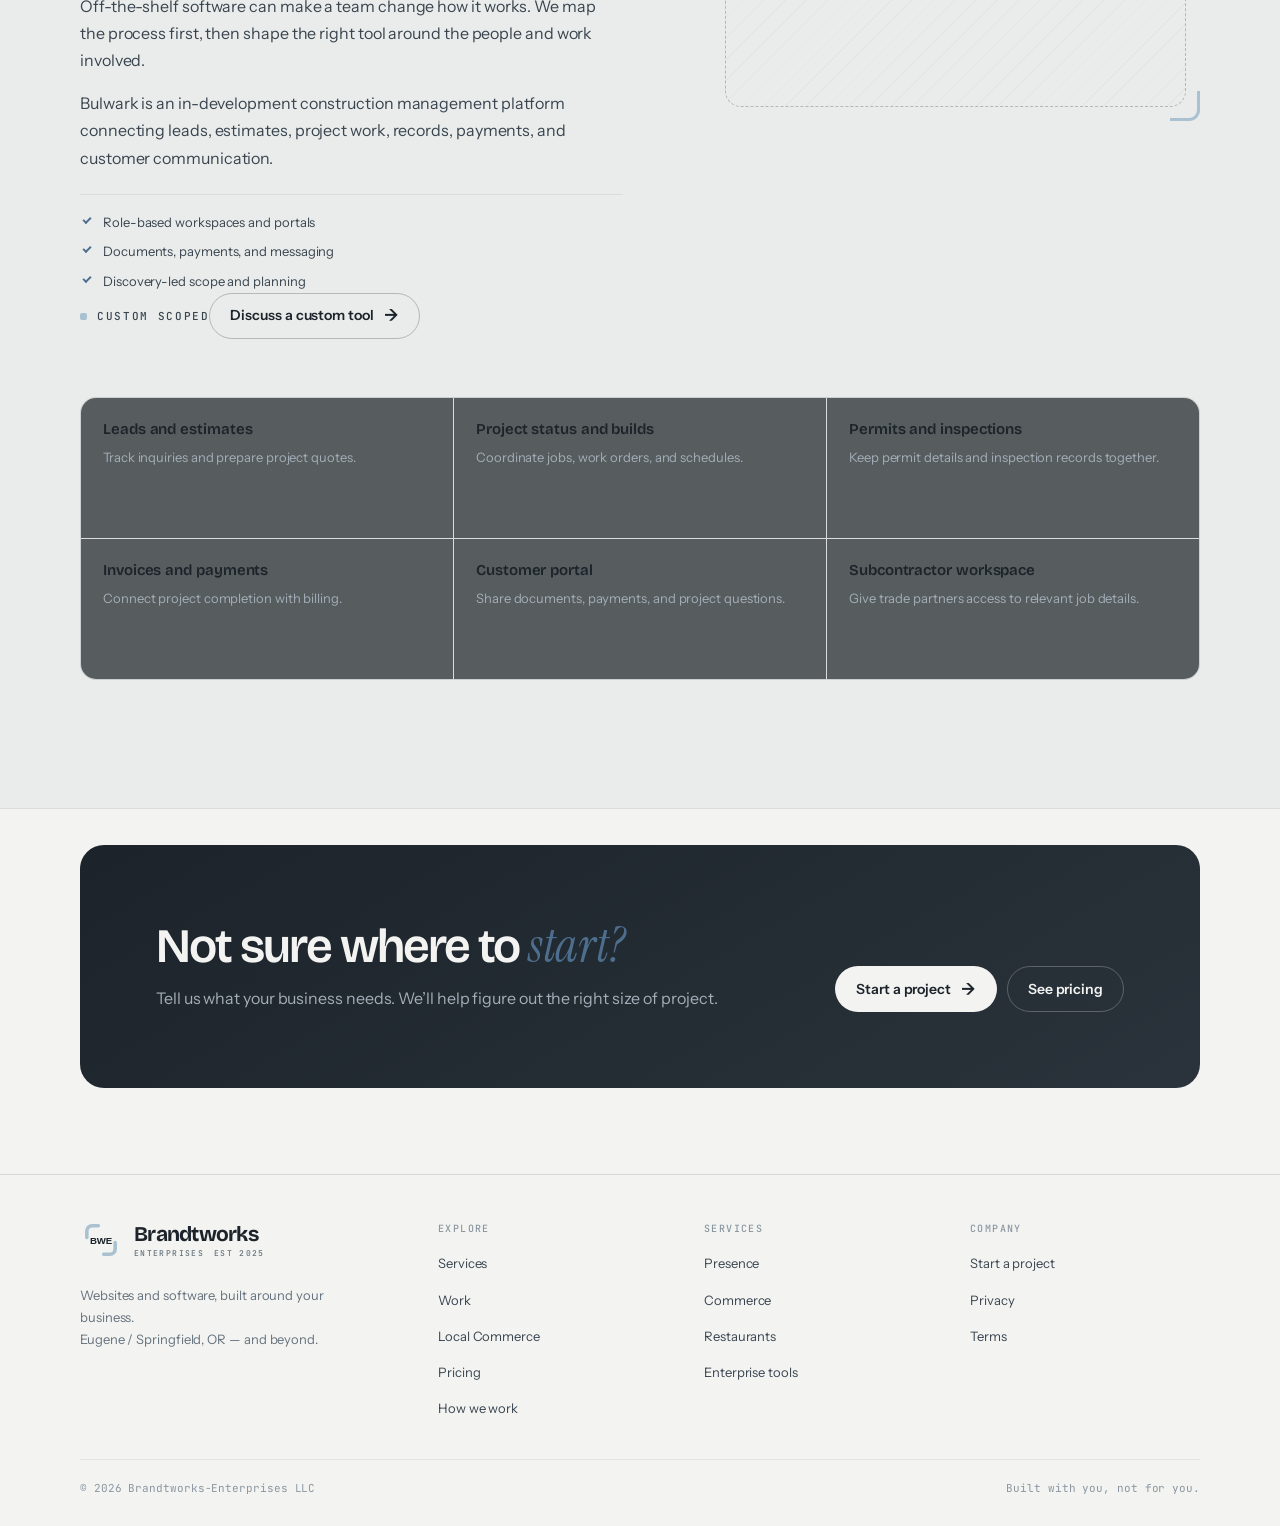
<file: capabilities.html>
<!doctype html>
<html lang="en"><head><meta charset="utf-8"><meta name="robots" content="noindex"><meta http-equiv="refresh" content="0;url=/services.html"><link rel="canonical" href="/services.html"><title>Services | Brandtworks Enterprises</title><script>window.location.replace('/services.html');</script></head><body><p>Services have moved. <a href="/services.html">Continue to services</a>.</p></body></html>
</file>
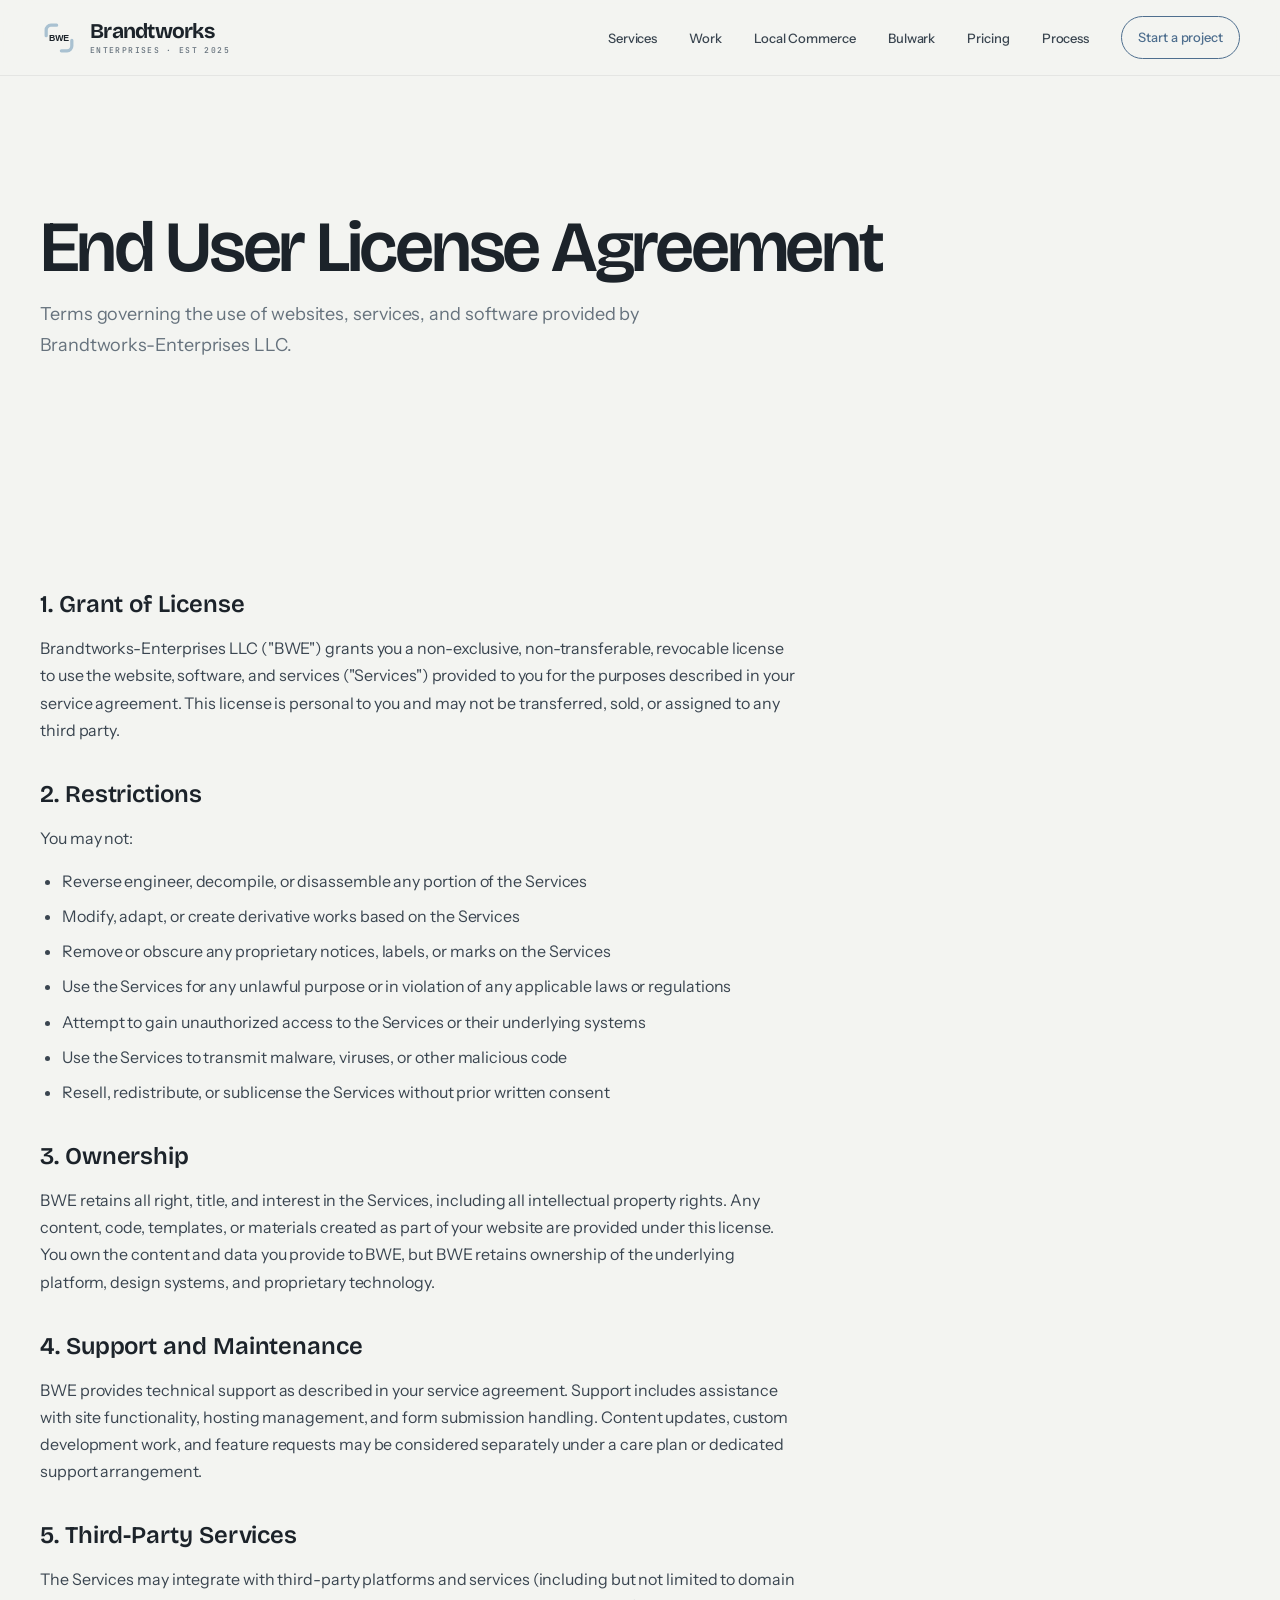
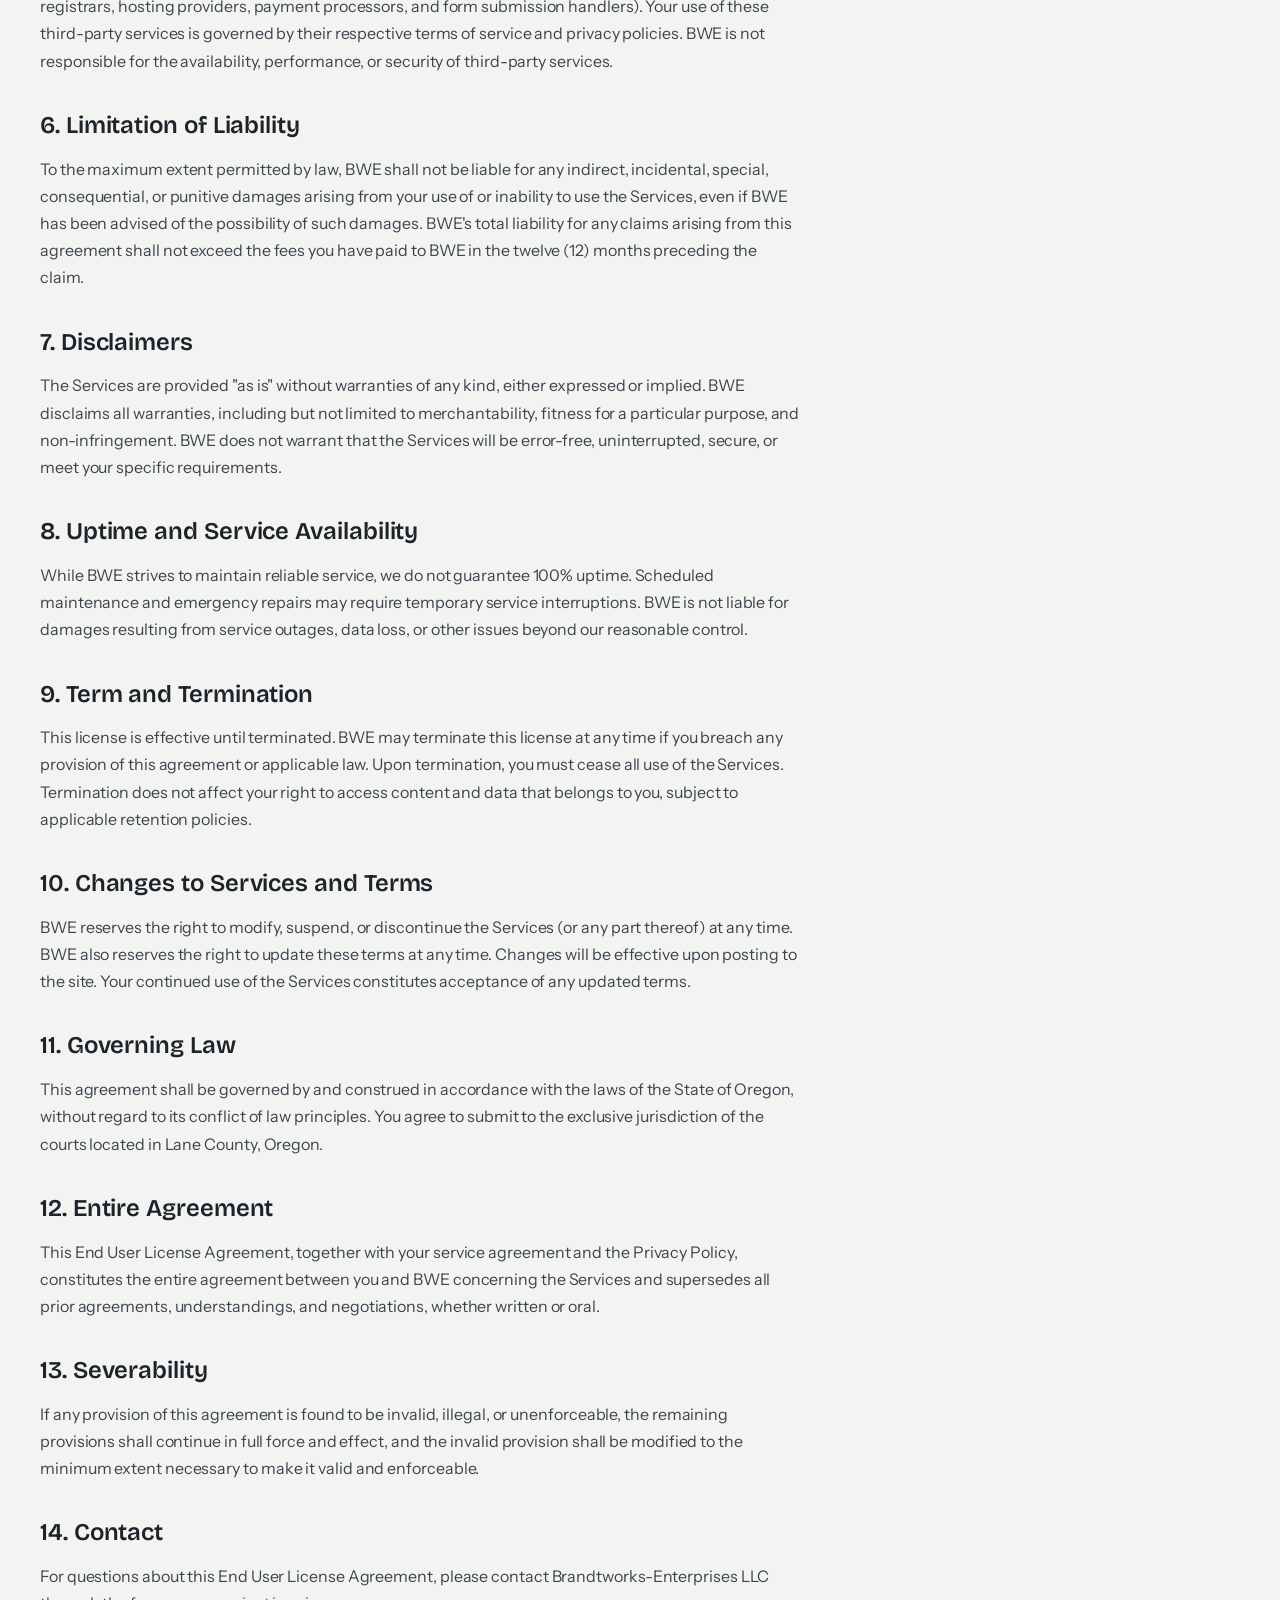
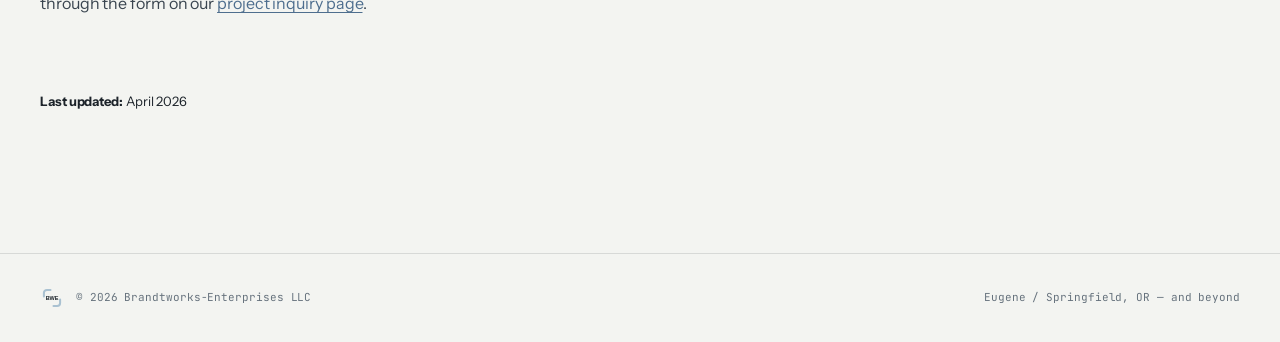
<file: eula.html>
<!DOCTYPE html>
<html lang="en">
<head>
  <meta charset="UTF-8">
  <meta name="viewport" content="width=device-width, initial-scale=1.0">
  <title>End User License Agreement — Brandtworks-Enterprises</title>
  <meta name="description" content="End User License Agreement for Brandtworks-Enterprises LLC website services and software.">
  <link rel="icon" type="image/svg+xml" href="assets/favicon.svg">
  <link rel="stylesheet" href="css/site.css">
</head>
<body>

  <nav class="nav" id="main-nav">
    <a href="index.html" class="nav-brand" aria-label="Brandtworks-Enterprises home">
      <svg width="28" height="28" viewBox="0 0 40 40" fill="none" xmlns="http://www.w3.org/2000/svg" aria-hidden="true">
        <path d="M6 16L6 6L16 6" stroke="#1E3A5F" stroke-width="3.5" stroke-linecap="square" stroke-linejoin="miter"/>
        <path d="M24 34L34 34L34 24" stroke="#1E3A5F" stroke-width="3.5" stroke-linecap="square" stroke-linejoin="miter"/>
      </svg>
      <div class="nav-brand-text">
        <span class="nav-brand-primary">Brandtworks</span>
        <span class="nav-brand-secondary">Enterprises · EST 2025</span>
      </div>
    </a>
    <button class="nav-toggle" id="nav-toggle" aria-label="Toggle navigation" aria-expanded="false">
      <svg width="20" height="14" viewBox="0 0 20 14" fill="none" aria-hidden="true">
        <rect x="0" y="0" width="20" height="2" rx="1" fill="currentColor"/>
        <rect x="0" y="6" width="20" height="2" rx="1" fill="currentColor"/>
        <rect x="0" y="12" width="20" height="2" rx="1" fill="currentColor"/>
      </svg>
    </button>
    <ul class="nav-links" id="nav-menu" role="list">
      <li><a href="services.html">Services</a></li>
      <li><a href="work.html">Work</a></li>
      <li><a href="local-commerce.html">Local Commerce</a></li>
      <li><a href="index.html#bulwark">Bulwark</a></li>
      <li><a href="pricing.html">Pricing</a></li>
      <li><a href="index.html#process">Process</a></li>
      <li><a href="get-started.html" class="nav-cta">Start a project</a></li>
    </ul>
  </nav>

  <main>

    <header class="page-hero">
      <h1>End User License Agreement</h1>
      <p>Terms governing the use of websites, services, and software provided by Brandtworks-Enterprises LLC.</p>
    </header>

    <section class="section">
      <div class="legal-content">

        <h2>1. Grant of License</h2>
        <p>Brandtworks-Enterprises LLC ("BWE") grants you a non-exclusive, non-transferable, revocable license to use the website, software, and services ("Services") provided to you for the purposes described in your service agreement. This license is personal to you and may not be transferred, sold, or assigned to any third party.</p>

        <h2>2. Restrictions</h2>
        <p>You may not:</p>
        <ul class="legal-list">
          <li>Reverse engineer, decompile, or disassemble any portion of the Services</li>
          <li>Modify, adapt, or create derivative works based on the Services</li>
          <li>Remove or obscure any proprietary notices, labels, or marks on the Services</li>
          <li>Use the Services for any unlawful purpose or in violation of any applicable laws or regulations</li>
          <li>Attempt to gain unauthorized access to the Services or their underlying systems</li>
          <li>Use the Services to transmit malware, viruses, or other malicious code</li>
          <li>Resell, redistribute, or sublicense the Services without prior written consent</li>
        </ul>

        <h2>3. Ownership</h2>
        <p>BWE retains all right, title, and interest in the Services, including all intellectual property rights. Any content, code, templates, or materials created as part of your website are provided under this license. You own the content and data you provide to BWE, but BWE retains ownership of the underlying platform, design systems, and proprietary technology.</p>

        <h2>4. Support and Maintenance</h2>
        <p>BWE provides technical support as described in your service agreement. Support includes assistance with site functionality, hosting management, and form submission handling. Content updates, custom development work, and feature requests may be considered separately under a care plan or dedicated support arrangement.</p>

        <h2>5. Third-Party Services</h2>
        <p>The Services may integrate with third-party platforms and services (including but not limited to domain registrars, hosting providers, payment processors, and form submission handlers). Your use of these third-party services is governed by their respective terms of service and privacy policies. BWE is not responsible for the availability, performance, or security of third-party services.</p>

        <h2>6. Limitation of Liability</h2>
        <p>To the maximum extent permitted by law, BWE shall not be liable for any indirect, incidental, special, consequential, or punitive damages arising from your use of or inability to use the Services, even if BWE has been advised of the possibility of such damages. BWE's total liability for any claims arising from this agreement shall not exceed the fees you have paid to BWE in the twelve (12) months preceding the claim.</p>

        <h2>7. Disclaimers</h2>
        <p>The Services are provided "as is" without warranties of any kind, either expressed or implied. BWE disclaims all warranties, including but not limited to merchantability, fitness for a particular purpose, and non-infringement. BWE does not warrant that the Services will be error-free, uninterrupted, secure, or meet your specific requirements.</p>

        <h2>8. Uptime and Service Availability</h2>
        <p>While BWE strives to maintain reliable service, we do not guarantee 100% uptime. Scheduled maintenance and emergency repairs may require temporary service interruptions. BWE is not liable for damages resulting from service outages, data loss, or other issues beyond our reasonable control.</p>

        <h2>9. Term and Termination</h2>
        <p>This license is effective until terminated. BWE may terminate this license at any time if you breach any provision of this agreement or applicable law. Upon termination, you must cease all use of the Services. Termination does not affect your right to access content and data that belongs to you, subject to applicable retention policies.</p>

        <h2>10. Changes to Services and Terms</h2>
        <p>BWE reserves the right to modify, suspend, or discontinue the Services (or any part thereof) at any time. BWE also reserves the right to update these terms at any time. Changes will be effective upon posting to the site. Your continued use of the Services constitutes acceptance of any updated terms.</p>

        <h2>11. Governing Law</h2>
        <p>This agreement shall be governed by and construed in accordance with the laws of the State of Oregon, without regard to its conflict of law principles. You agree to submit to the exclusive jurisdiction of the courts located in Lane County, Oregon.</p>

        <h2>12. Entire Agreement</h2>
        <p>This End User License Agreement, together with your service agreement and the Privacy Policy, constitutes the entire agreement between you and BWE concerning the Services and supersedes all prior agreements, understandings, and negotiations, whether written or oral.</p>

        <h2>13. Severability</h2>
        <p>If any provision of this agreement is found to be invalid, illegal, or unenforceable, the remaining provisions shall continue in full force and effect, and the invalid provision shall be modified to the minimum extent necessary to make it valid and enforceable.</p>

        <h2>14. Contact</h2>
        <p>For questions about this End User License Agreement, please contact Brandtworks-Enterprises LLC through the form on our <a href="get-started.html">project inquiry page</a>.</p>

        <p style="margin-top: 40px; font-size: 13px; color: var(--gray); border-top: 0.5px solid var(--border); padding-top: 32px;">
          <strong>Last updated:</strong> April 2026
        </p>

      </div>
    </section>

  </main>

  <footer class="footer">
    <div class="footer-brand">
      <svg width="18" height="18" viewBox="0 0 40 40" fill="none" xmlns="http://www.w3.org/2000/svg" aria-hidden="true">
        <path d="M6 16L6 6L16 6" stroke="#1E3A5F" stroke-width="3.5" stroke-linecap="square" stroke-linejoin="miter"/>
        <path d="M24 34L34 34L34 24" stroke="#1E3A5F" stroke-width="3.5" stroke-linecap="square" stroke-linejoin="miter"/>
      </svg>
      <p>© 2026 Brandtworks-Enterprises LLC</p>
    </div>
    <p class="footer-tagline">Eugene / Springfield, OR — and beyond</p>
  </footer>

  <script>
    const toggle = document.getElementById('nav-toggle');
    const menu = document.getElementById('nav-menu');
    toggle.addEventListener('click', () => {
      const isOpen = menu.classList.toggle('open');
      toggle.setAttribute('aria-expanded', String(isOpen));
    });
    menu.querySelectorAll('a').forEach(link => {
      link.addEventListener('click', () => {
        menu.classList.remove('open');
        toggle.setAttribute('aria-expanded', 'false');
      });
    });
  </script>

</body>
</html>
</file>
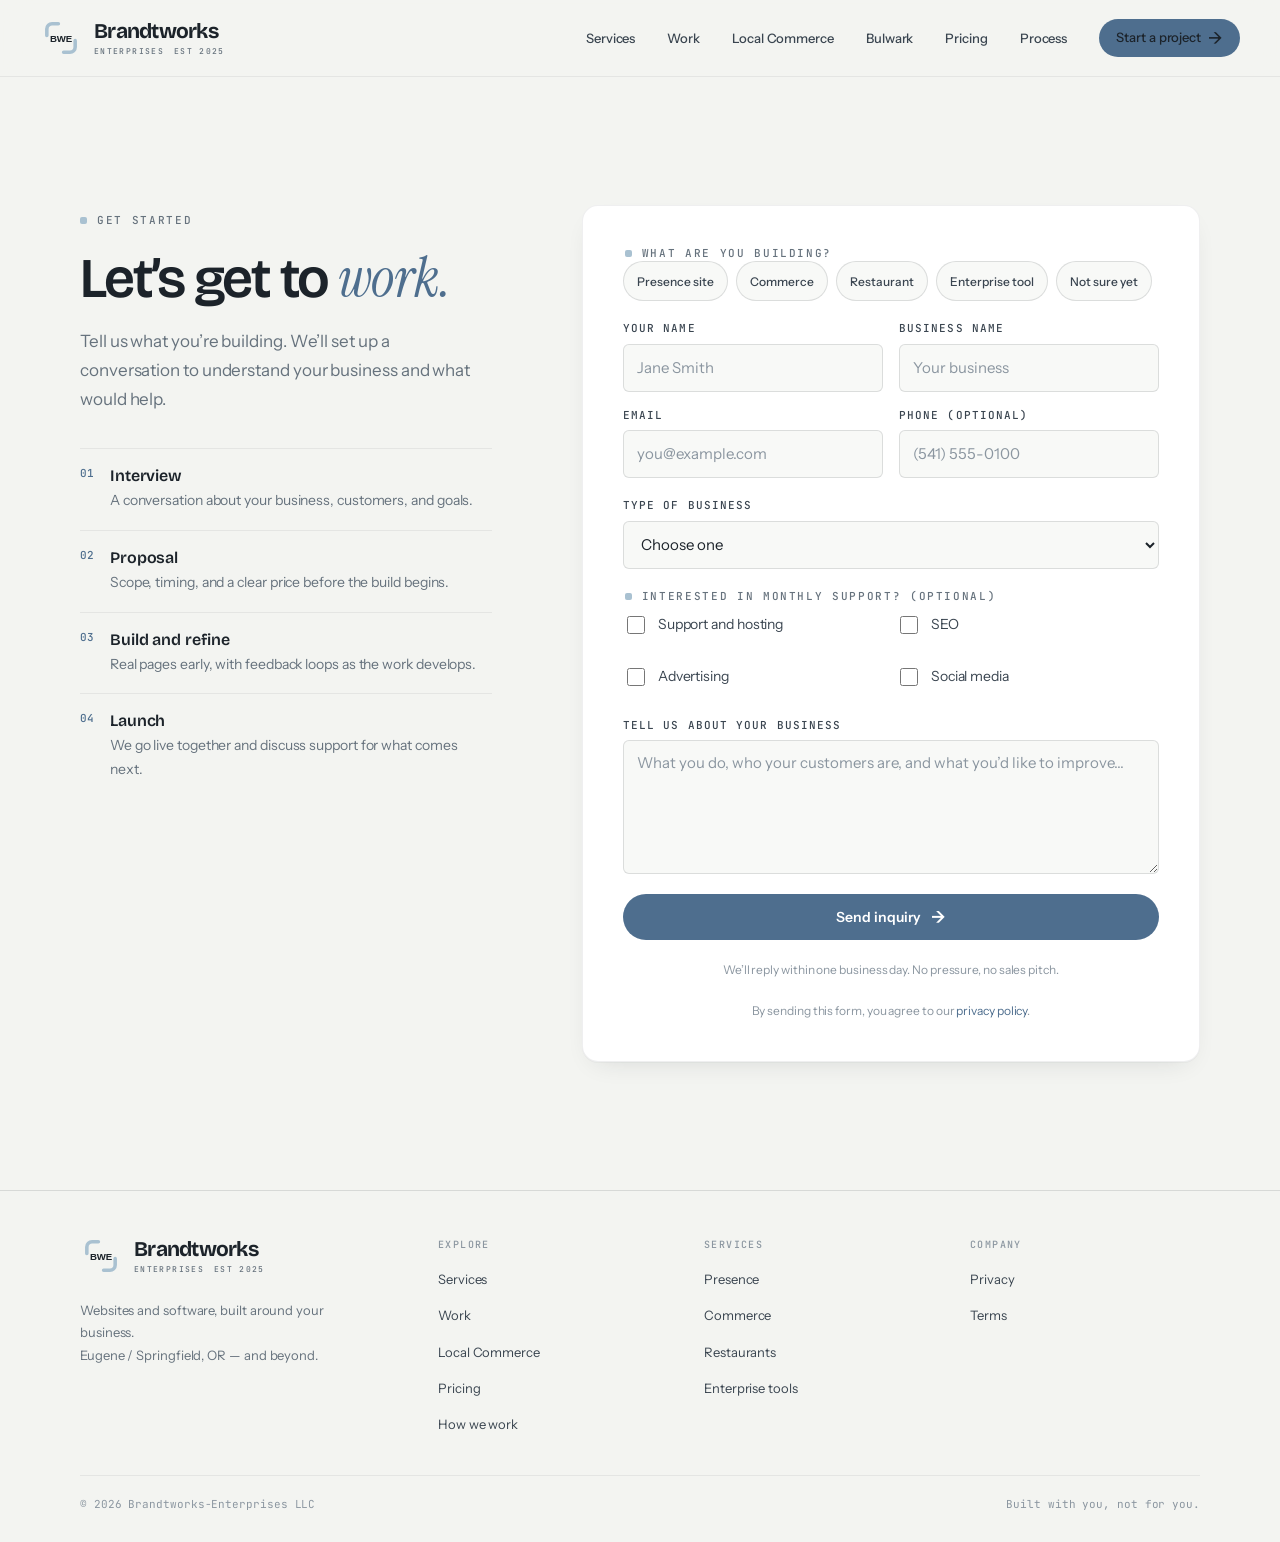
<file: get-started.html>
<!doctype html>
<html lang="en">
<head><meta charset="utf-8"><meta name="viewport" content="width=device-width, initial-scale=1"><meta name="theme-color" content="#F3F4F1"><meta name="description" content="Tell Brandtworks about your project. Every engagement starts with a conversation about your business and what you need."><title>Start a project | Brandtworks Enterprises</title><link rel="icon" type="image/svg+xml" href="assets/favicon.svg"><link rel="stylesheet" href="css/site.css"><script src="js/site.js" defer></script></head>
<body><a class="skip-link" href="#main">Skip to content</a><header class="site-nav"><nav class="nav-inner" aria-label="Main navigation"><a class="brand" href="index.html" aria-label="Brandtworks Enterprises home"><img class="brand-mark" src="assets/logo/bwe-mark-on-light.svg" alt=""><span class="brand-copy"><span class="brand-name">Brandtworks</span><span class="brand-meta"><span>Enterprises</span><span>Est 2025</span></span></span></a><button class="nav-toggle" type="button" aria-expanded="false" aria-controls="primary-links" aria-label="Open navigation"><svg viewBox="0 0 24 24" fill="none" stroke="currentColor" stroke-width="1.8" stroke-linecap="round" aria-hidden="true"><path d="M4 7h16M4 12h16M4 17h16"/></svg></button><ul class="nav-links" id="primary-links"><li><a href="services.html">Services</a></li><li><a href="work.html">Work</a></li><li><a href="local-commerce.html">Local Commerce</a></li><li><a href="index.html#bulwark">Bulwark</a></li><li><a href="pricing.html">Pricing</a></li><li><a href="index.html#process">Process</a></li><li><a class="button button-small" href="get-started.html" aria-current="page">Start a project <span class="button-arrow" aria-hidden="true">→</span></a></li></ul></nav></header>
<main id="main"><section class="section"><div class="container contact-layout"><div><div class="section-heading"><span class="eyebrow">Get started</span><h1>Let’s get to <span class="serif">work.</span></h1><p>Tell us what you’re building. We’ll set up a conversation to understand your business and what would help.</p></div><ol class="contact-steps"><li><span>01</span><div><strong>Interview</strong><p>A conversation about your business, customers, and goals.</p></div></li><li><span>02</span><div><strong>Proposal</strong><p>Scope, timing, and a clear price before the build begins.</p></div></li><li><span>03</span><div><strong>Build and refine</strong><p>Real pages early, with feedback loops as the work develops.</p></div></li><li><span>04</span><div><strong>Launch</strong><p>We go live together and discuss support for what comes next.</p></div></li></ol></div>
<div class="form-panel"><form class="form" name="project-inquiry" method="POST" data-netlify="true" netlify-honeypot="bot-field" action="/thank-you.html"><input type="hidden" name="form-name" value="project-inquiry"><p hidden><label>Leave this field empty: <input name="bot-field"></label></p>
<fieldset class="fieldset"><legend class="eyebrow">What are you building?</legend><div class="choice-row"><span class="choice"><input type="radio" name="project_type" id="type-presence" value="Presence website" required><label for="type-presence">Presence site</label></span><span class="choice"><input type="radio" name="project_type" id="type-commerce" value="Business or e-commerce"><label for="type-commerce">Commerce</label></span><span class="choice"><input type="radio" name="project_type" id="type-restaurant" value="Restaurant ordering"><label for="type-restaurant">Restaurant</label></span><span class="choice"><input type="radio" name="project_type" id="type-enterprise" value="Enterprise tool"><label for="type-enterprise">Enterprise tool</label></span><span class="choice"><input type="radio" name="project_type" id="type-unsure" value="Not sure yet"><label for="type-unsure">Not sure yet</label></span></div></fieldset>
<div class="form-grid"><div class="field"><label for="name">Your name</label><input id="name" name="name" autocomplete="name" required placeholder="Jane Smith"></div><div class="field"><label for="business">Business name</label><input id="business" name="business" autocomplete="organization" placeholder="Your business"></div><div class="field"><label for="email">Email</label><input id="email" name="email" type="email" autocomplete="email" required placeholder="you@example.com"></div><div class="field"><label for="phone">Phone (optional)</label><input id="phone" name="phone" type="tel" autocomplete="tel" placeholder="(541) 555-0100"></div></div>
<div class="field"><label for="business-type">Type of business</label><select id="business-type" name="business_type"><option value="">Choose one</option><option>Restaurant / café / food and beverage</option><option>Retail</option><option>Service business</option><option>Health and wellness</option><option>Contractor / trade</option><option>Other</option></select></div>
<fieldset class="fieldset"><legend class="eyebrow">Interested in monthly support? (optional)</legend><div class="check-grid"><label class="check-option"><input type="checkbox" name="monthly_interest" value="Support and hosting">Support and hosting</label><label class="check-option"><input type="checkbox" name="monthly_interest" value="SEO">SEO</label><label class="check-option"><input type="checkbox" name="monthly_interest" value="Advertising">Advertising</label><label class="check-option"><input type="checkbox" name="monthly_interest" value="Social media">Social media</label></div></fieldset>
<div class="field"><label for="message">Tell us about your business</label><textarea id="message" name="message" placeholder="What you do, who your customers are, and what you’d like to improve…"></textarea></div>
<button class="button" type="submit">Send inquiry <span class="button-arrow" aria-hidden="true">→</span></button><p class="form-footnote">We’ll reply within one business day. No pressure, no sales pitch.</p><p class="form-footnote">By sending this form, you agree to our <a href="privacy-policy.html">privacy policy</a>.</p></form></div></div></section></main>
<footer class="site-footer"><div class="container"><div class="footer-main"><div class="footer-intro"><a class="brand" href="index.html"><img class="brand-mark" src="assets/logo/bwe-mark-on-light.svg" alt=""><span class="brand-copy"><span class="brand-name">Brandtworks</span><span class="brand-meta"><span>Enterprises</span><span>Est 2025</span></span></span></a><p>Websites and software, built around your business.<br>Eugene / Springfield, OR — and beyond.</p></div><div class="footer-col"><h2>Explore</h2><ul><li><a href="services.html">Services</a></li><li><a href="work.html">Work</a></li><li><a href="local-commerce.html">Local Commerce</a></li><li><a href="pricing.html">Pricing</a></li><li><a href="index.html#process">How we work</a></li></ul></div><div class="footer-col"><h2>Services</h2><ul><li><a href="services.html#presence">Presence</a></li><li><a href="services.html#commerce">Commerce</a></li><li><a href="services.html#restaurants">Restaurants</a></li><li><a href="services.html#enterprise">Enterprise tools</a></li></ul></div><div class="footer-col"><h2>Company</h2><ul><li><a href="privacy-policy.html">Privacy</a></li><li><a href="eula.html">Terms</a></li></ul></div></div><div class="footer-bottom"><p>© 2026 Brandtworks-Enterprises LLC</p><p>Built with you, not for you.</p></div></div></footer></body></html>
</file>
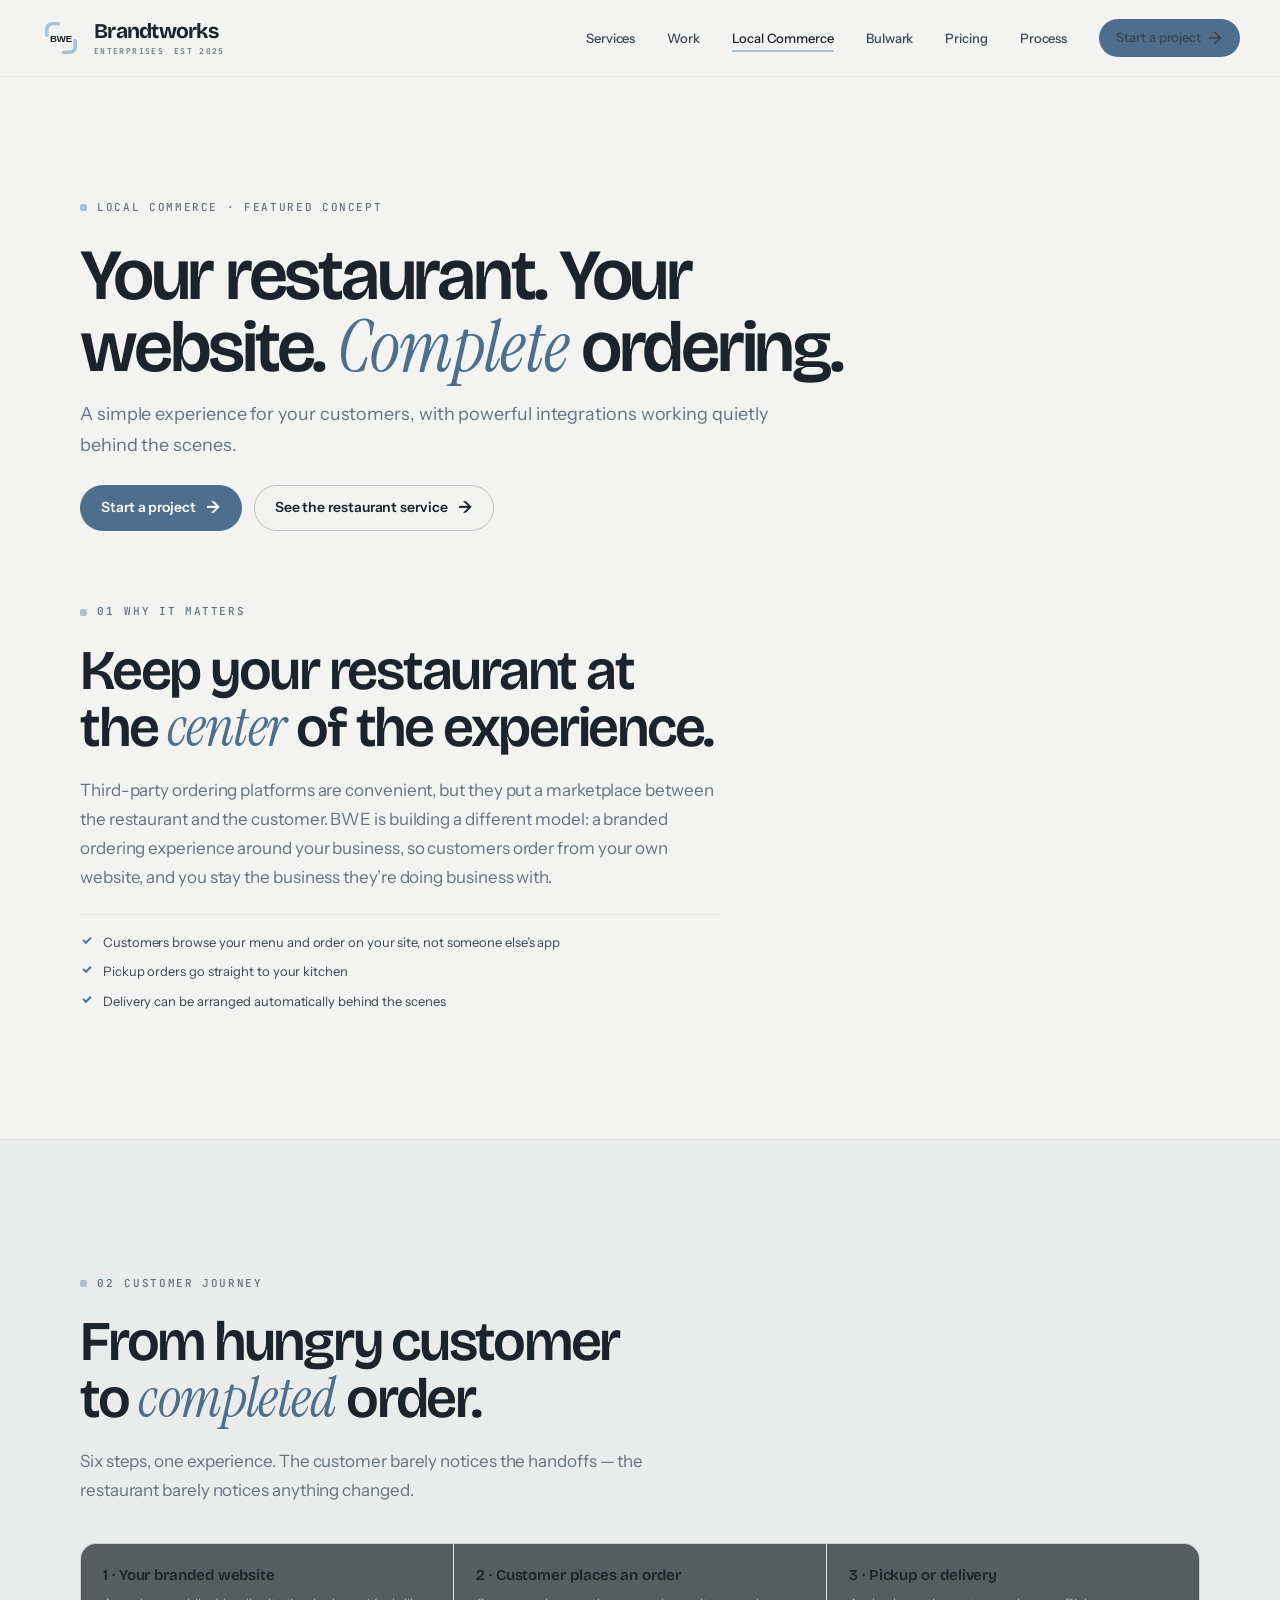
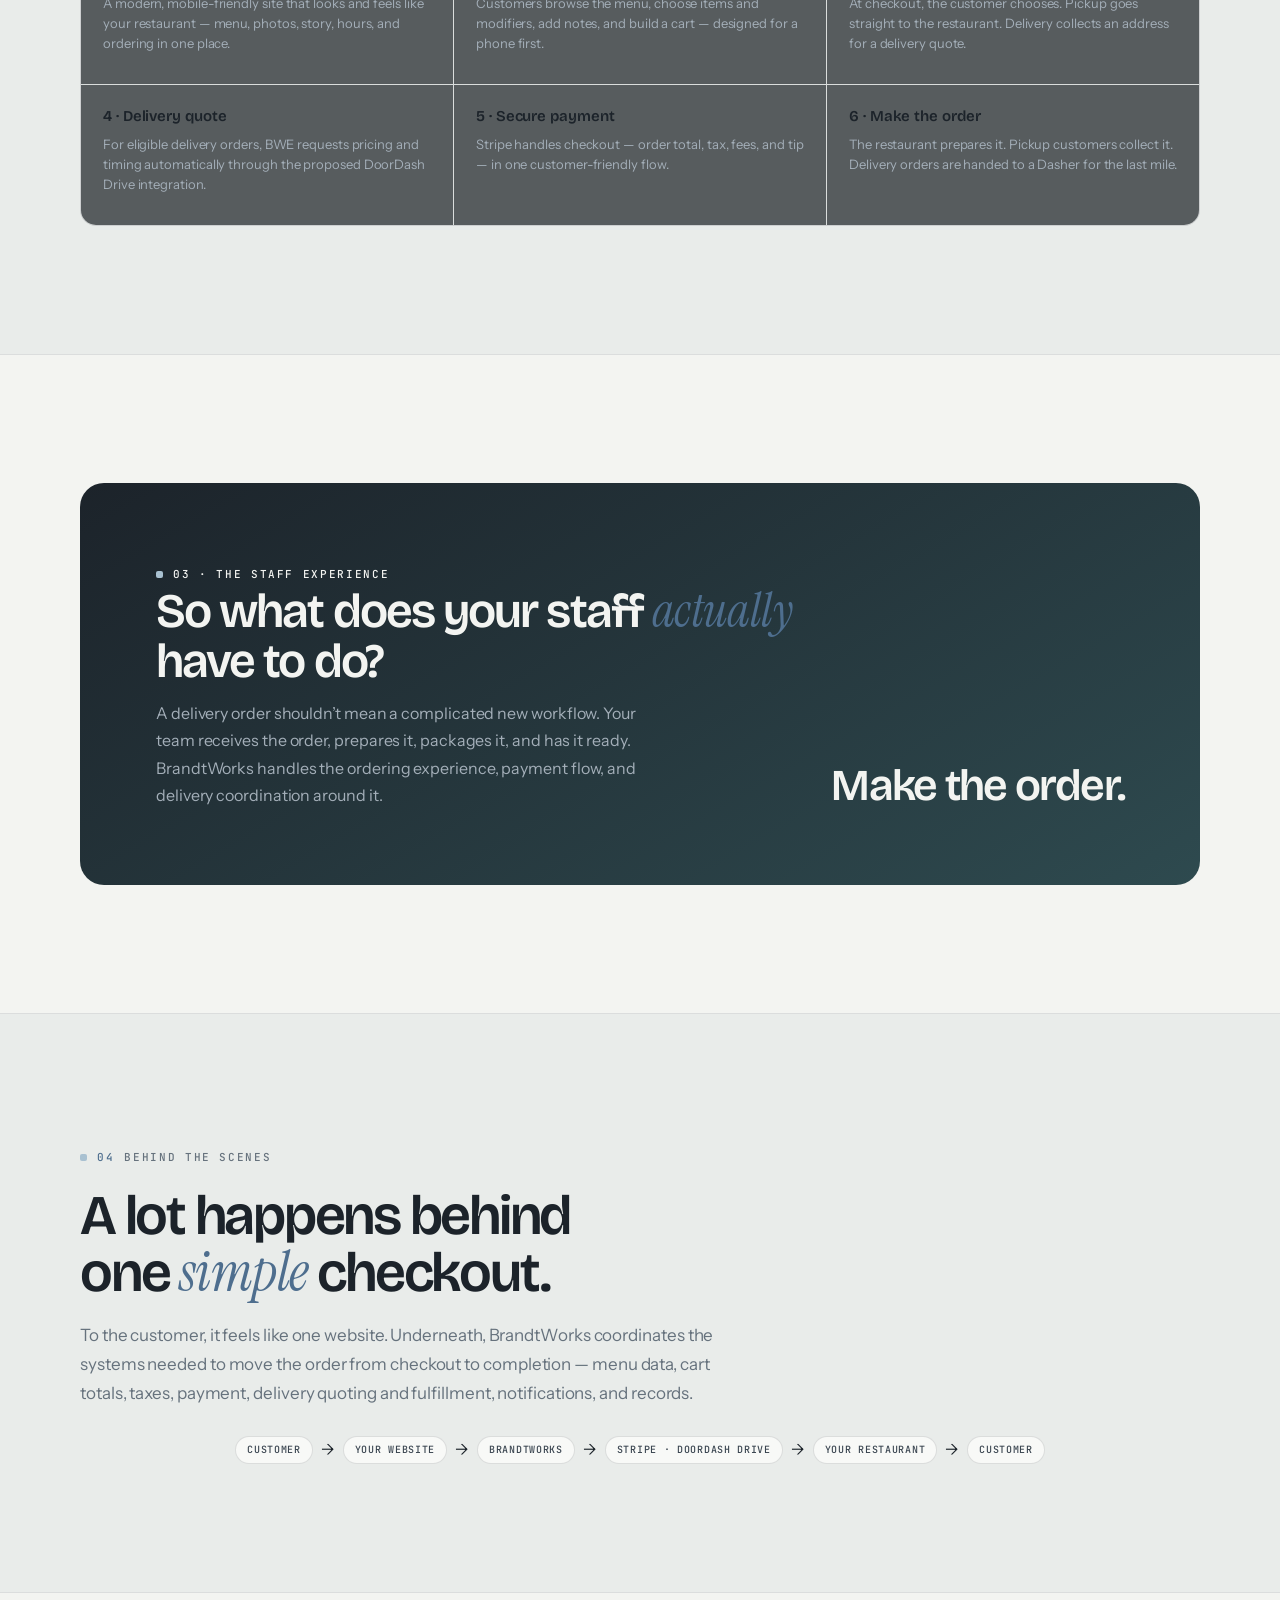
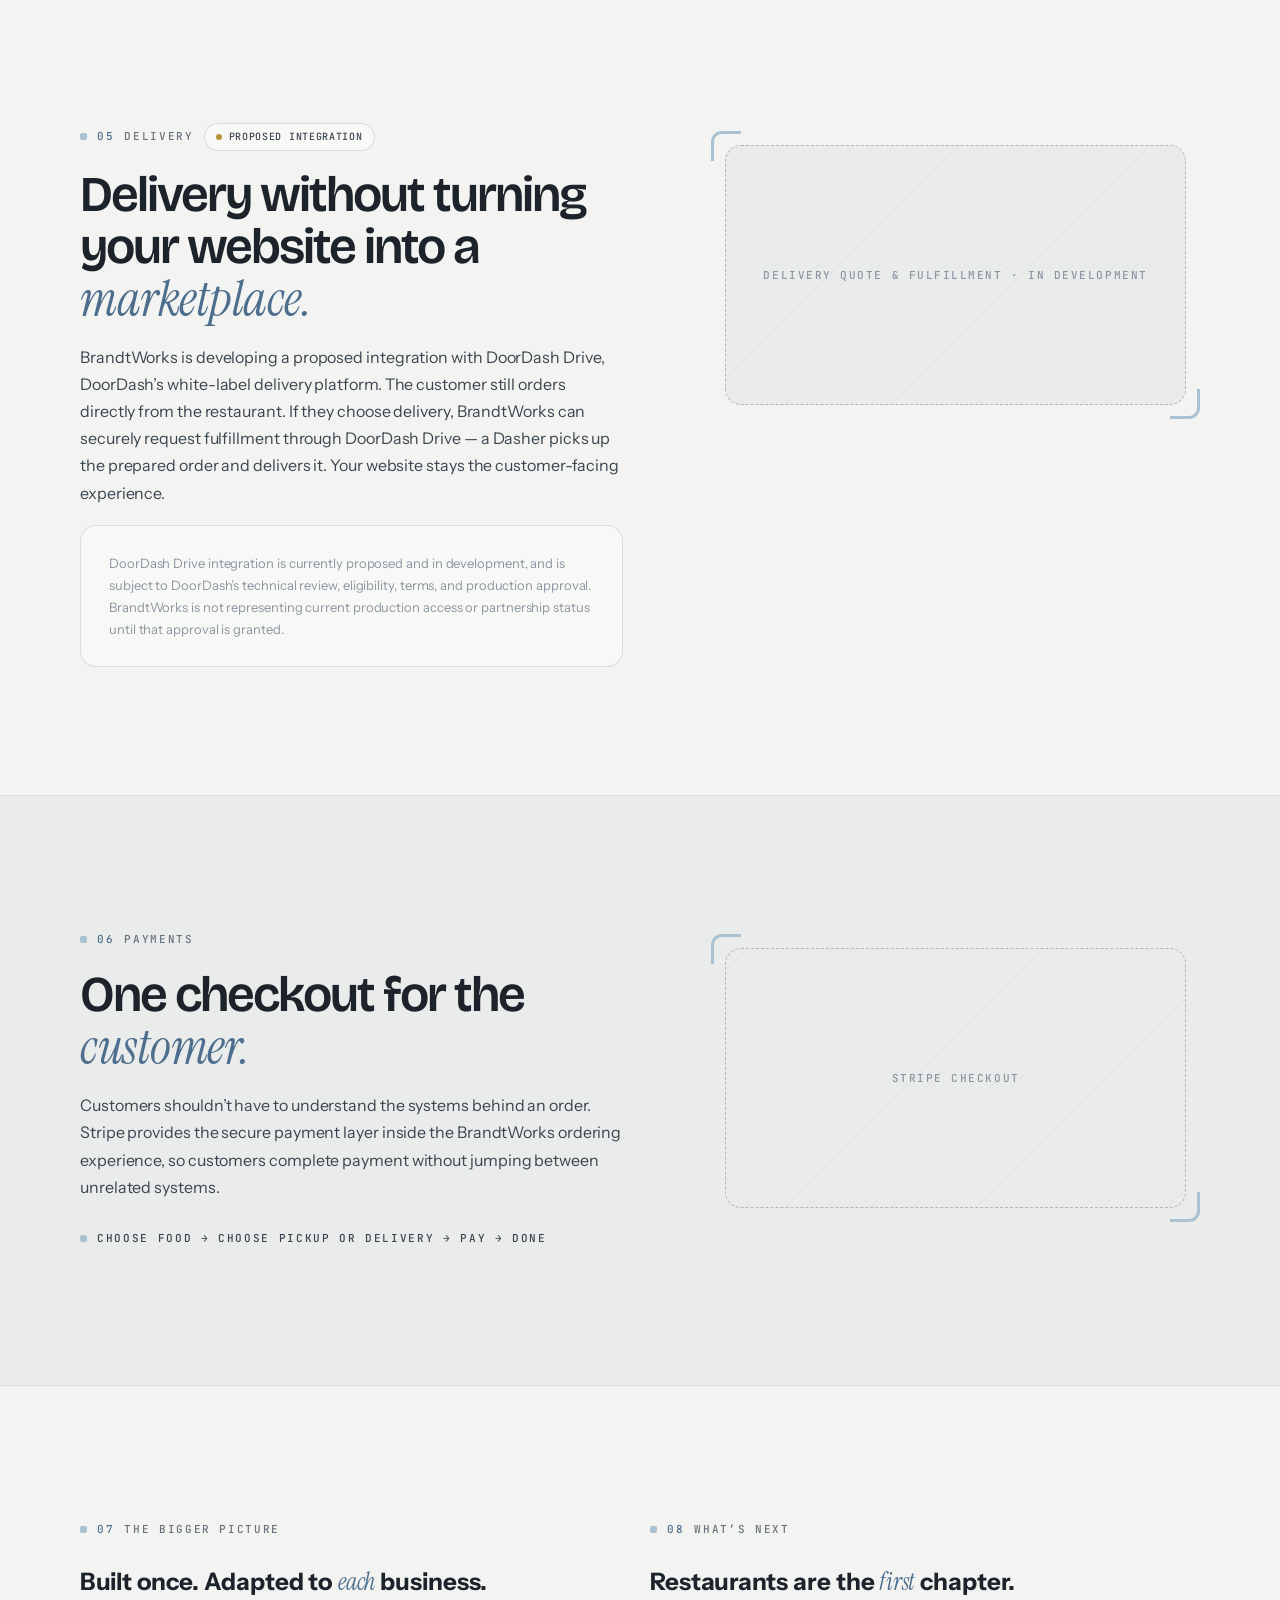
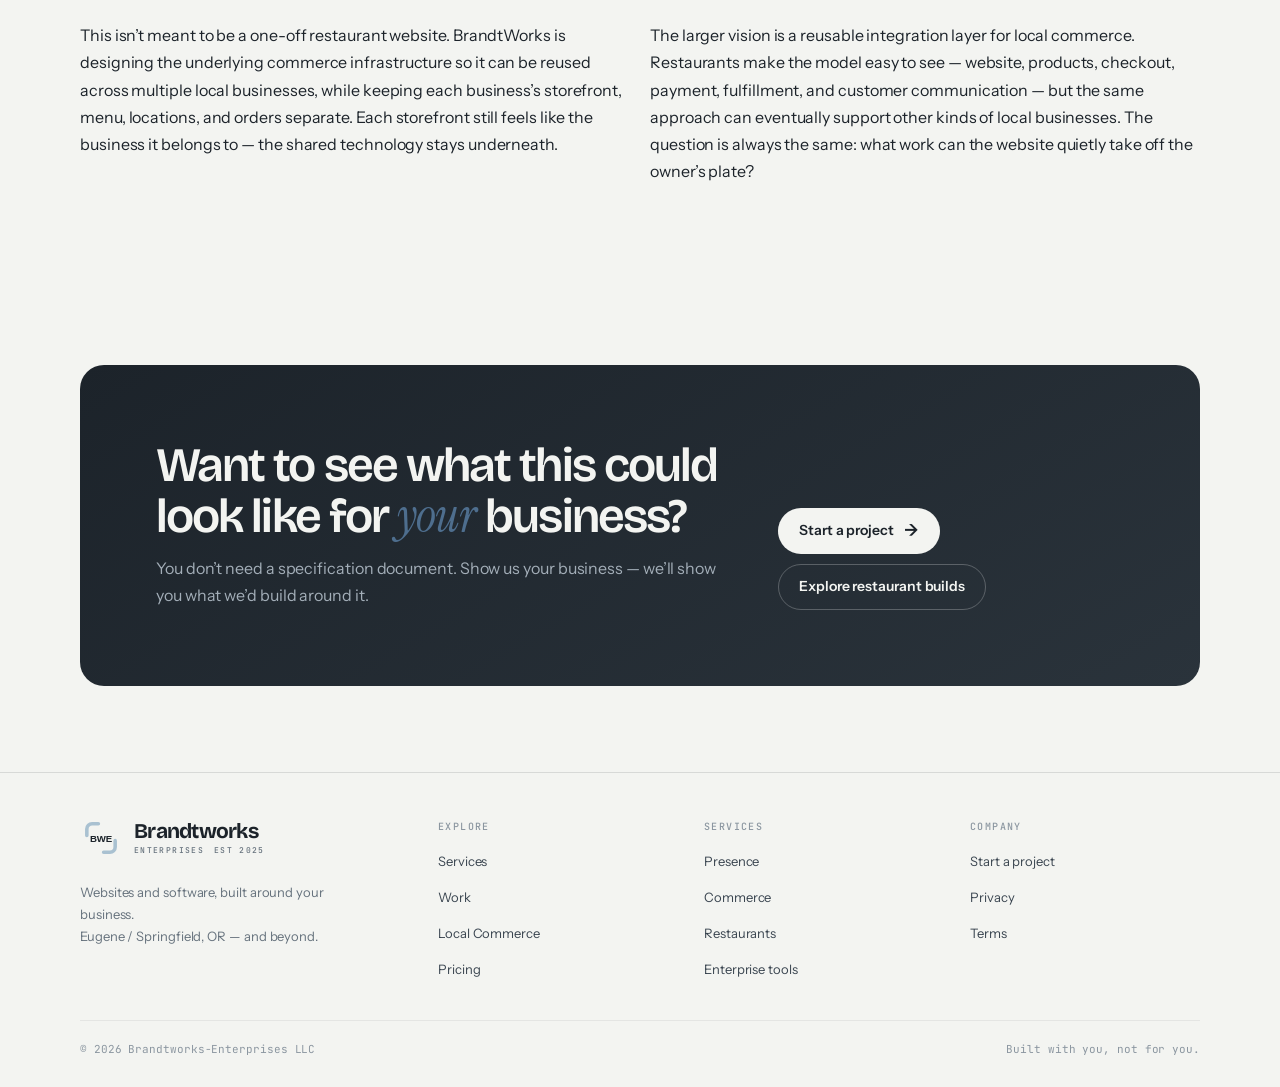
<file: local-commerce.html>
<!doctype html>
<html lang="en">
<head><meta charset="utf-8"><meta name="viewport" content="width=device-width, initial-scale=1"><meta name="theme-color" content="#F3F4F1"><meta name="description" content="BWE builds branded restaurant websites with direct ordering, secure Stripe payments, pickup workflows, and a planned DoorDash Drive delivery integration."><title>Restaurant Online Ordering &amp; Delivery Integrations | Brandtworks Enterprises</title><meta property="og:title" content="Your Restaurant. Your Website. Complete Ordering."><meta property="og:description" content="See how BrandtWorks can connect a branded restaurant website, online ordering, payments, pickup, and delivery into one customer-friendly experience."><meta property="og:type" content="website"><link rel="icon" type="image/svg+xml" href="assets/favicon.svg"><link rel="stylesheet" href="css/site.css"><script src="js/site.js" defer></script></head>
<body><a class="skip-link" href="#main">Skip to content</a>
<header class="site-nav"><nav class="nav-inner" aria-label="Main navigation"><a class="brand" href="index.html" aria-label="Brandtworks Enterprises home"><img class="brand-mark" src="assets/logo/bwe-mark-on-light.svg" alt=""><span class="brand-copy"><span class="brand-name">Brandtworks</span><span class="brand-meta"><span>Enterprises</span><span>Est 2025</span></span></span></a><button class="nav-toggle" type="button" aria-expanded="false" aria-controls="primary-links" aria-label="Open navigation"><svg viewBox="0 0 24 24" fill="none" stroke="currentColor" stroke-width="1.8" stroke-linecap="round" aria-hidden="true"><path d="M4 7h16M4 12h16M4 17h16"/></svg></button><ul class="nav-links" id="primary-links"><li><a href="services.html">Services</a></li><li><a href="work.html">Work</a></li><li><a href="local-commerce.html" aria-current="page">Local Commerce</a></li><li><a href="index.html#bulwark">Bulwark</a></li><li><a href="pricing.html">Pricing</a></li><li><a href="index.html#process">Process</a></li><li><a class="button button-small" href="get-started.html">Start a project <span class="button-arrow" aria-hidden="true">→</span></a></li></ul></nav></header>
<main id="main">
  <header class="page-hero"><div class="container"><span class="eyebrow">Local Commerce · Featured concept</span><h1>Your restaurant. Your website. <span class="serif">Complete</span> ordering.</h1><p>A simple experience for your customers, with powerful integrations working quietly behind the scenes.</p><div class="hero-actions" style="margin-top:24px"><a class="button" href="get-started.html?interest=restaurant">Start a project <span class="button-arrow" aria-hidden="true">→</span></a><a class="button button-secondary" href="services.html#restaurants">See the restaurant service <span class="button-arrow" aria-hidden="true">→</span></a></div></div></header>

  <section class="section" style="padding-top:0"><div class="container"><div class="section-heading"><span class="eyebrow"><span class="eyebrow-index">01</span> Why it matters</span><h2>Keep your restaurant at the <span class="serif">center</span> of the experience.</h2><p>Third-party ordering platforms are convenient, but they put a marketplace between the restaurant and the customer. BWE is building a different model: a branded ordering experience around your business, so customers order from your own website, and you stay the business they’re doing business with.</p></div>
  <ul class="check-list" style="margin-top:22px;max-width:640px"><li><span class="check">✓</span> Customers browse your menu and order on your site, not someone else’s app</li><li><span class="check">✓</span> Pickup orders go straight to your kitchen</li><li><span class="check">✓</span> Delivery can be arranged automatically behind the scenes</li></ul></div></section>

  <section class="section section-surface" id="journey"><div class="container"><div class="section-heading"><span class="eyebrow"><span class="eyebrow-index">02</span> Customer journey</span><h2>From hungry customer to <span class="serif">completed</span> order.</h2><p>Six steps, one experience. The customer barely notices the handoffs — the restaurant barely notices anything changed.</p></div>
  <div class="module-grid" style="margin-top:38px">
    <article class="module"><h3>1 · Your branded website</h3><p>A modern, mobile-friendly site that looks and feels like your restaurant — menu, photos, story, hours, and ordering in one place.</p></article>
    <article class="module"><h3>2 · Customer places an order</h3><p>Customers browse the menu, choose items and modifiers, add notes, and build a cart — designed for a phone first.</p></article>
    <article class="module"><h3>3 · Pickup or delivery</h3><p>At checkout, the customer chooses. Pickup goes straight to the restaurant. Delivery collects an address for a delivery quote.</p></article>
    <article class="module"><h3>4 · Delivery quote</h3><p>For eligible delivery orders, BWE requests pricing and timing automatically through the proposed DoorDash Drive integration.</p></article>
    <article class="module"><h3>5 · Secure payment</h3><p>Stripe handles checkout — order total, tax, fees, and tip — in one customer-friendly flow.</p></article>
    <article class="module"><h3>6 · Make the order</h3><p>The restaurant prepares it. Pickup customers collect it. Delivery orders are handed to a Dasher for the last mile.</p></article>
  </div></div></section>

  <section class="section"><div class="container"><div class="cta-panel" style="background:linear-gradient(150deg, var(--slate-900), var(--harbor-700))"><div><span class="eyebrow" style="color:var(--fog-100)">03 · The staff experience</span><h2>So what does your staff <span class="serif">actually</span> have to do?</h2><p style="max-width:520px">A delivery order shouldn’t mean a complicated new workflow. Your team receives the order, prepares it, packages it, and has it ready. BrandtWorks handles the ordering experience, payment flow, and delivery coordination around it.</p></div><div style="flex:0 0 auto;text-align:right"><p class="display" style="font-size:clamp(30px,4vw,44px);margin:0;color:var(--fog-100)">Make the order.</p></div></div></div></section>

  <section class="section section-surface" id="architecture"><div class="container"><div class="section-heading"><span class="eyebrow"><span class="eyebrow-index">04</span> Behind the scenes</span><h2>A lot happens behind one <span class="serif">simple</span> checkout.</h2><p>To the customer, it feels like one website. Underneath, BrandtWorks coordinates the systems needed to move the order from checkout to completion — menu data, cart totals, taxes, payment, delivery quoting and fulfillment, notifications, and records.</p></div>
  <div class="tag-row" style="margin-top:28px;justify-content:center;gap:10px 8px">
    <span class="tag">Customer</span><span aria-hidden="true">→</span><span class="tag">Your website</span><span aria-hidden="true">→</span><span class="tag">BrandtWorks</span><span aria-hidden="true">→</span><span class="tag">Stripe · DoorDash Drive</span><span aria-hidden="true">→</span><span class="tag">Your restaurant</span><span aria-hidden="true">→</span><span class="tag">Customer</span>
  </div></div></section>

  <section class="section" id="doordash"><div class="container service-detail"><div><span class="eyebrow"><span class="eyebrow-index">05</span> Delivery <span class="badge"><span class="badge-dot"></span> Proposed integration</span></span><h2>Delivery without turning your website into a <span class="serif">marketplace.</span></h2><p>BrandtWorks is developing a proposed integration with DoorDash Drive, DoorDash’s white-label delivery platform. The customer still orders directly from the restaurant. If they choose delivery, BrandtWorks can securely request fulfillment through DoorDash Drive — a Dasher picks up the prepared order and delivers it. Your website stays the customer-facing experience.</p><div class="pricing-note" style="margin-top:18px"><p style="margin:0;font-size:13px;color:var(--text-dim)">DoorDash Drive integration is currently proposed and in development, and is subject to DoorDash’s technical review, eligibility, terms, and production approval. BrandtWorks is not representing current production access or partnership status until that approval is granted.</p></div></div><div class="frame"><div class="placeholder">Delivery quote &amp; fulfillment · in development</div></div></div></section>

  <section class="section section-surface" id="stripe"><div class="container service-detail"><div><span class="eyebrow"><span class="eyebrow-index">06</span> Payments</span><h2>One checkout for the <span class="serif">customer.</span></h2><p>Customers shouldn’t have to understand the systems behind an order. Stripe provides the secure payment layer inside the BrandtWorks ordering experience, so customers complete payment without jumping between unrelated systems.</p><p class="eyebrow" style="margin-top:14px">Choose food → Choose pickup or delivery → Pay → Done</p></div><div class="frame"><div class="placeholder">Stripe checkout</div></div></div></section>

  <section class="section"><div class="container grid grid-two"><div><span class="eyebrow"><span class="eyebrow-index">07</span> The bigger picture</span><h2>Built once. Adapted to <span class="serif">each</span> business.</h2><p>This isn’t meant to be a one-off restaurant website. BrandtWorks is designing the underlying commerce infrastructure so it can be reused across multiple local businesses, while keeping each business’s storefront, menu, locations, and orders separate. Each storefront still feels like the business it belongs to — the shared technology stays underneath.</p></div><div><span class="eyebrow"><span class="eyebrow-index">08</span> What’s next</span><h2>Restaurants are the <span class="serif">first</span> chapter.</h2><p>The larger vision is a reusable integration layer for local commerce. Restaurants make the model easy to see — website, products, checkout, payment, fulfillment, and customer communication — but the same approach can eventually support other kinds of local businesses. The question is always the same: what work can the website quietly take off the owner’s plate?</p></div></div></section>

  <section class="cta-wrap"><div class="container"><div class="cta-panel"><div><h2>Want to see what this could look like for <span class="serif">your</span> business?</h2><p>You don’t need a specification document. Show us your business — we’ll show you what we’d build around it.</p></div><div class="cta-actions"><a class="button button-inverse" href="get-started.html?interest=restaurant">Start a project <span class="button-arrow" aria-hidden="true">→</span></a><a class="button button-secondary" href="services.html#restaurants">Explore restaurant builds</a></div></div></div></section>
</main>
<footer class="site-footer"><div class="container"><div class="footer-main"><div class="footer-intro"><a class="brand" href="index.html"><img class="brand-mark" src="assets/logo/bwe-mark-on-light.svg" alt=""><span class="brand-copy"><span class="brand-name">Brandtworks</span><span class="brand-meta"><span>Enterprises</span><span>Est 2025</span></span></span></a><p>Websites and software, built around your business.<br>Eugene / Springfield, OR — and beyond.</p></div><div class="footer-col"><h2>Explore</h2><ul><li><a href="services.html">Services</a></li><li><a href="work.html">Work</a></li><li><a href="local-commerce.html">Local Commerce</a></li><li><a href="pricing.html">Pricing</a></li></ul></div><div class="footer-col"><h2>Services</h2><ul><li><a href="services.html#presence">Presence</a></li><li><a href="services.html#commerce">Commerce</a></li><li><a href="services.html#restaurants">Restaurants</a></li><li><a href="services.html#enterprise">Enterprise tools</a></li></ul></div><div class="footer-col"><h2>Company</h2><ul><li><a href="get-started.html">Start a project</a></li><li><a href="privacy-policy.html">Privacy</a></li><li><a href="eula.html">Terms</a></li></ul></div></div><div class="footer-bottom"><p>© 2026 Brandtworks-Enterprises LLC</p><p>Built with you, not for you.</p></div></div></footer>
</body></html>
</file>
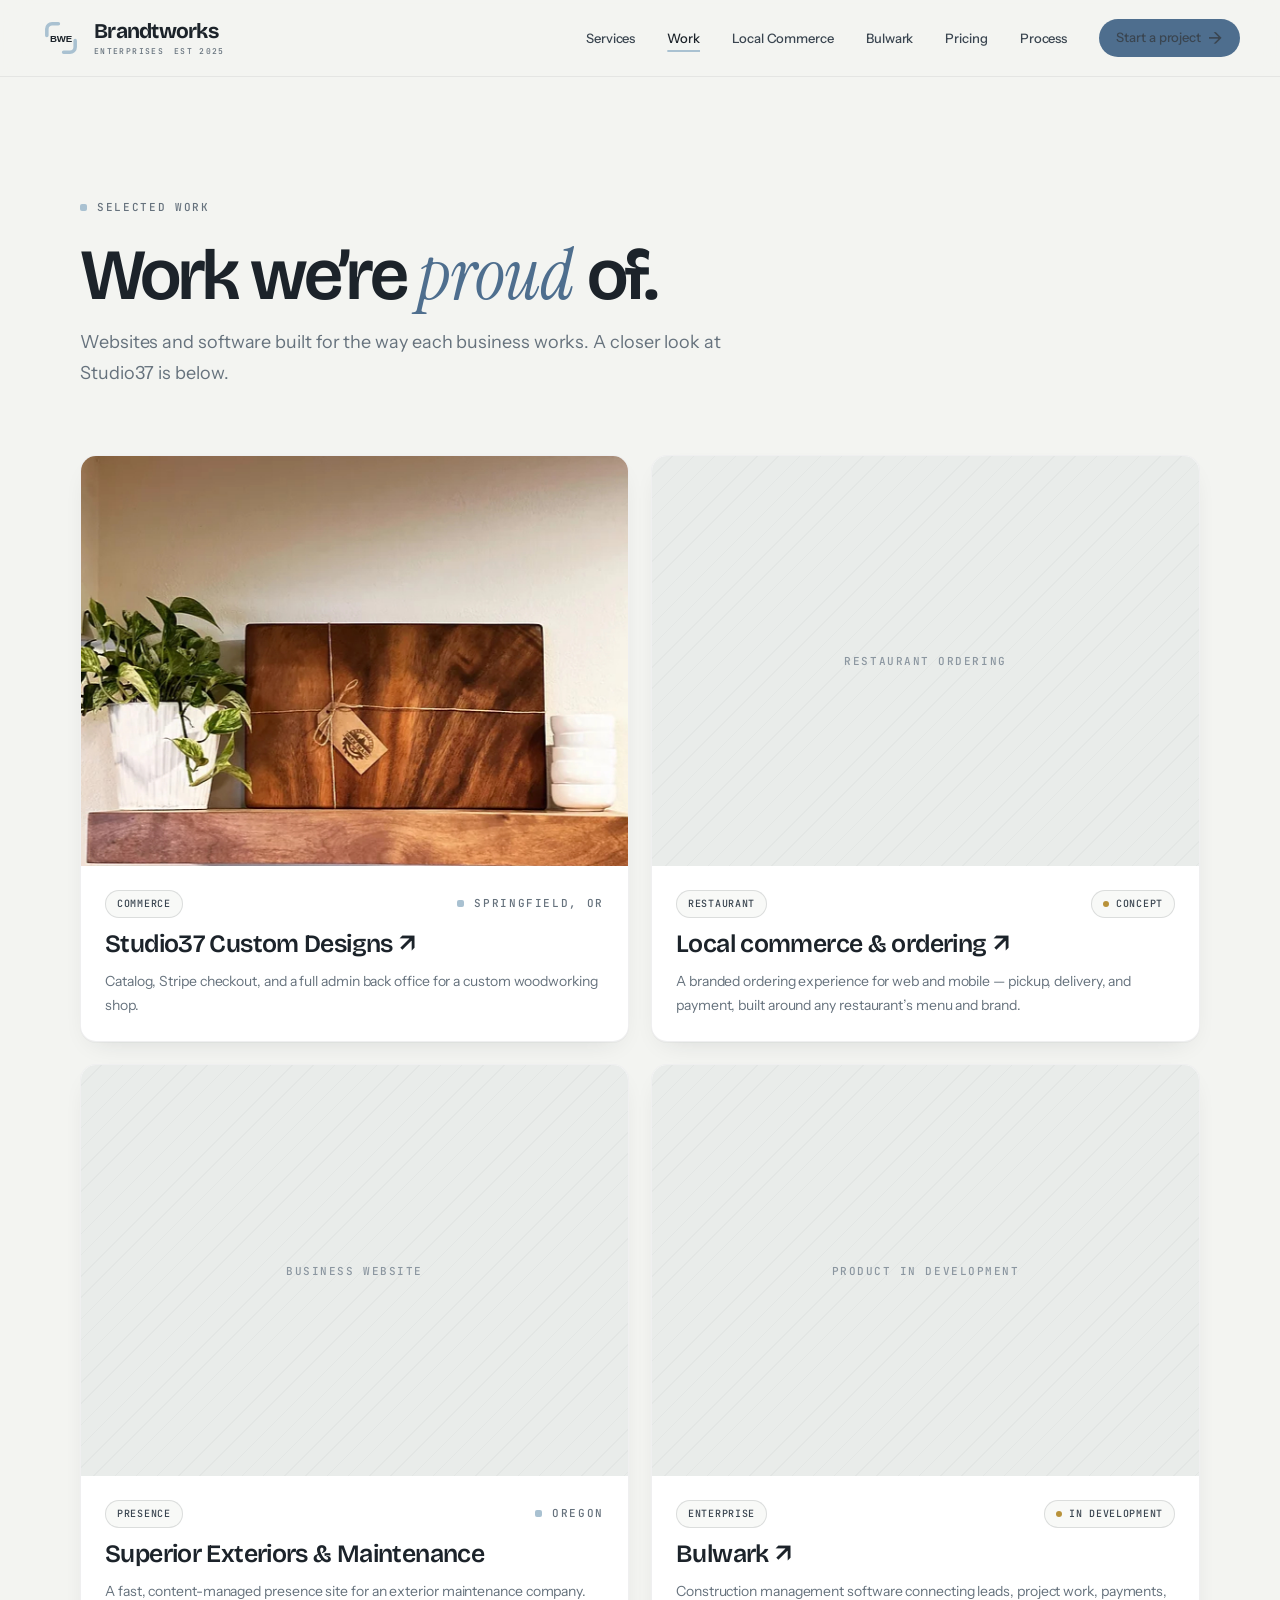
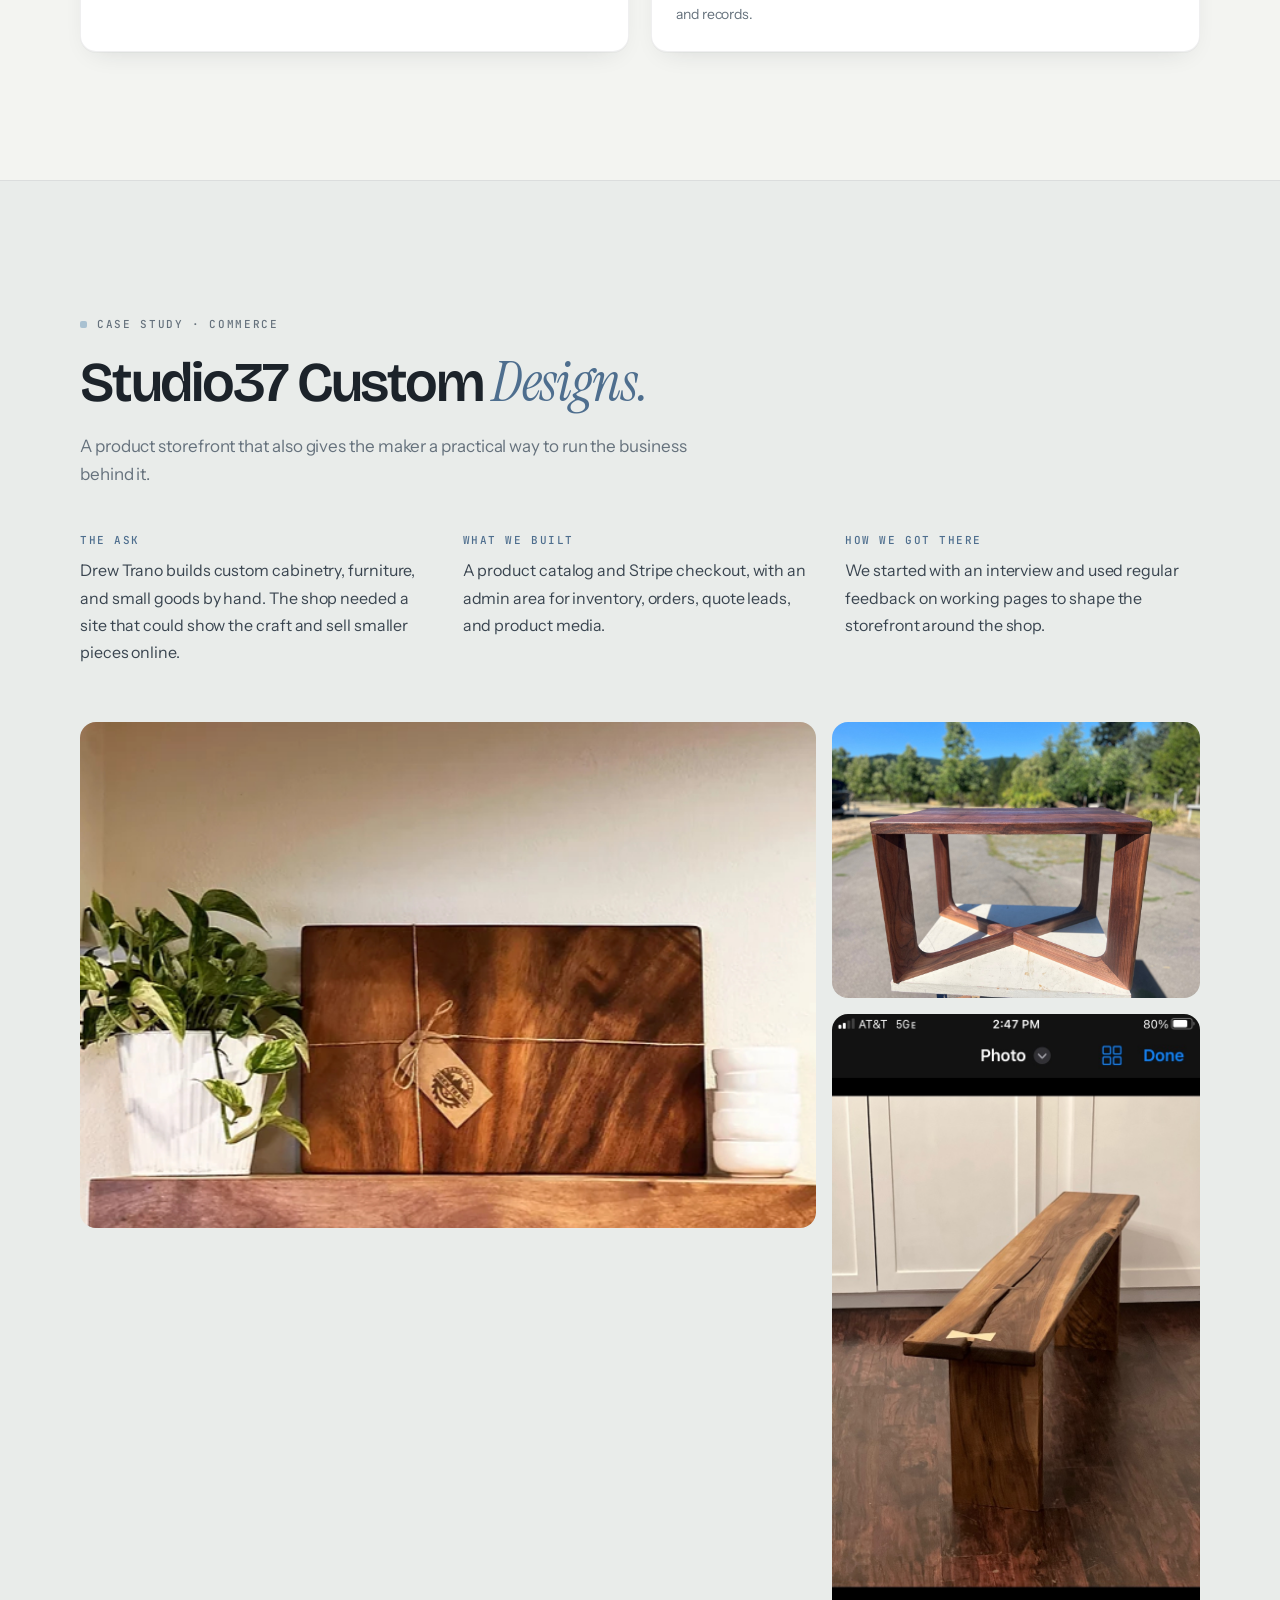
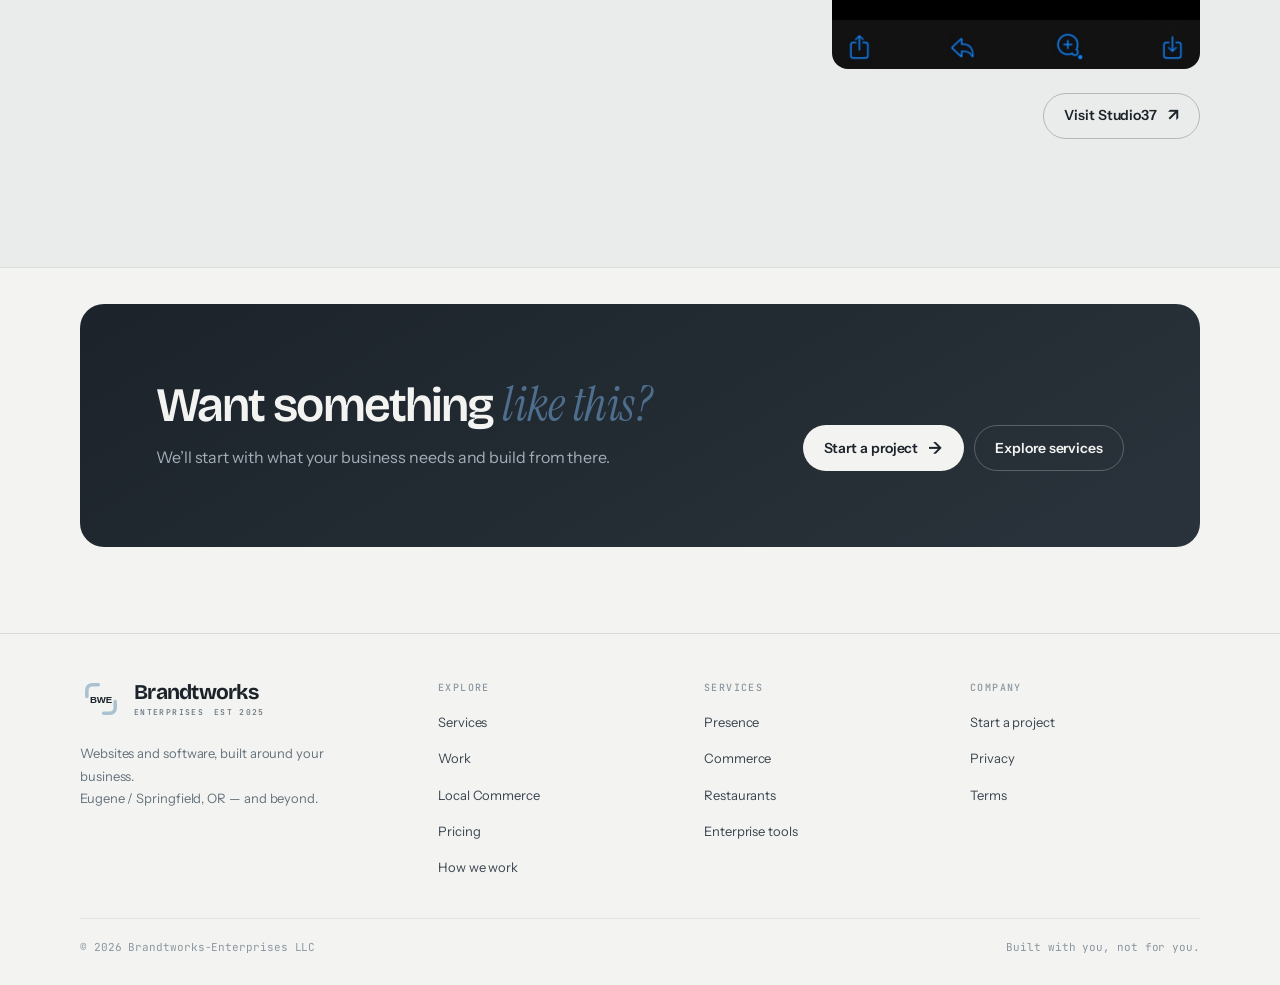
<file: our-work.html>
<!doctype html>
<html lang="en"><head><meta charset="utf-8"><meta name="robots" content="noindex"><meta http-equiv="refresh" content="0;url=/work.html"><link rel="canonical" href="/work.html"><title>Work | Brandtworks Enterprises</title><script>window.location.replace('/work.html');</script></head><body><p>Our work has moved. <a href="/work.html">Continue to the work page</a>.</p></body></html>
</file>
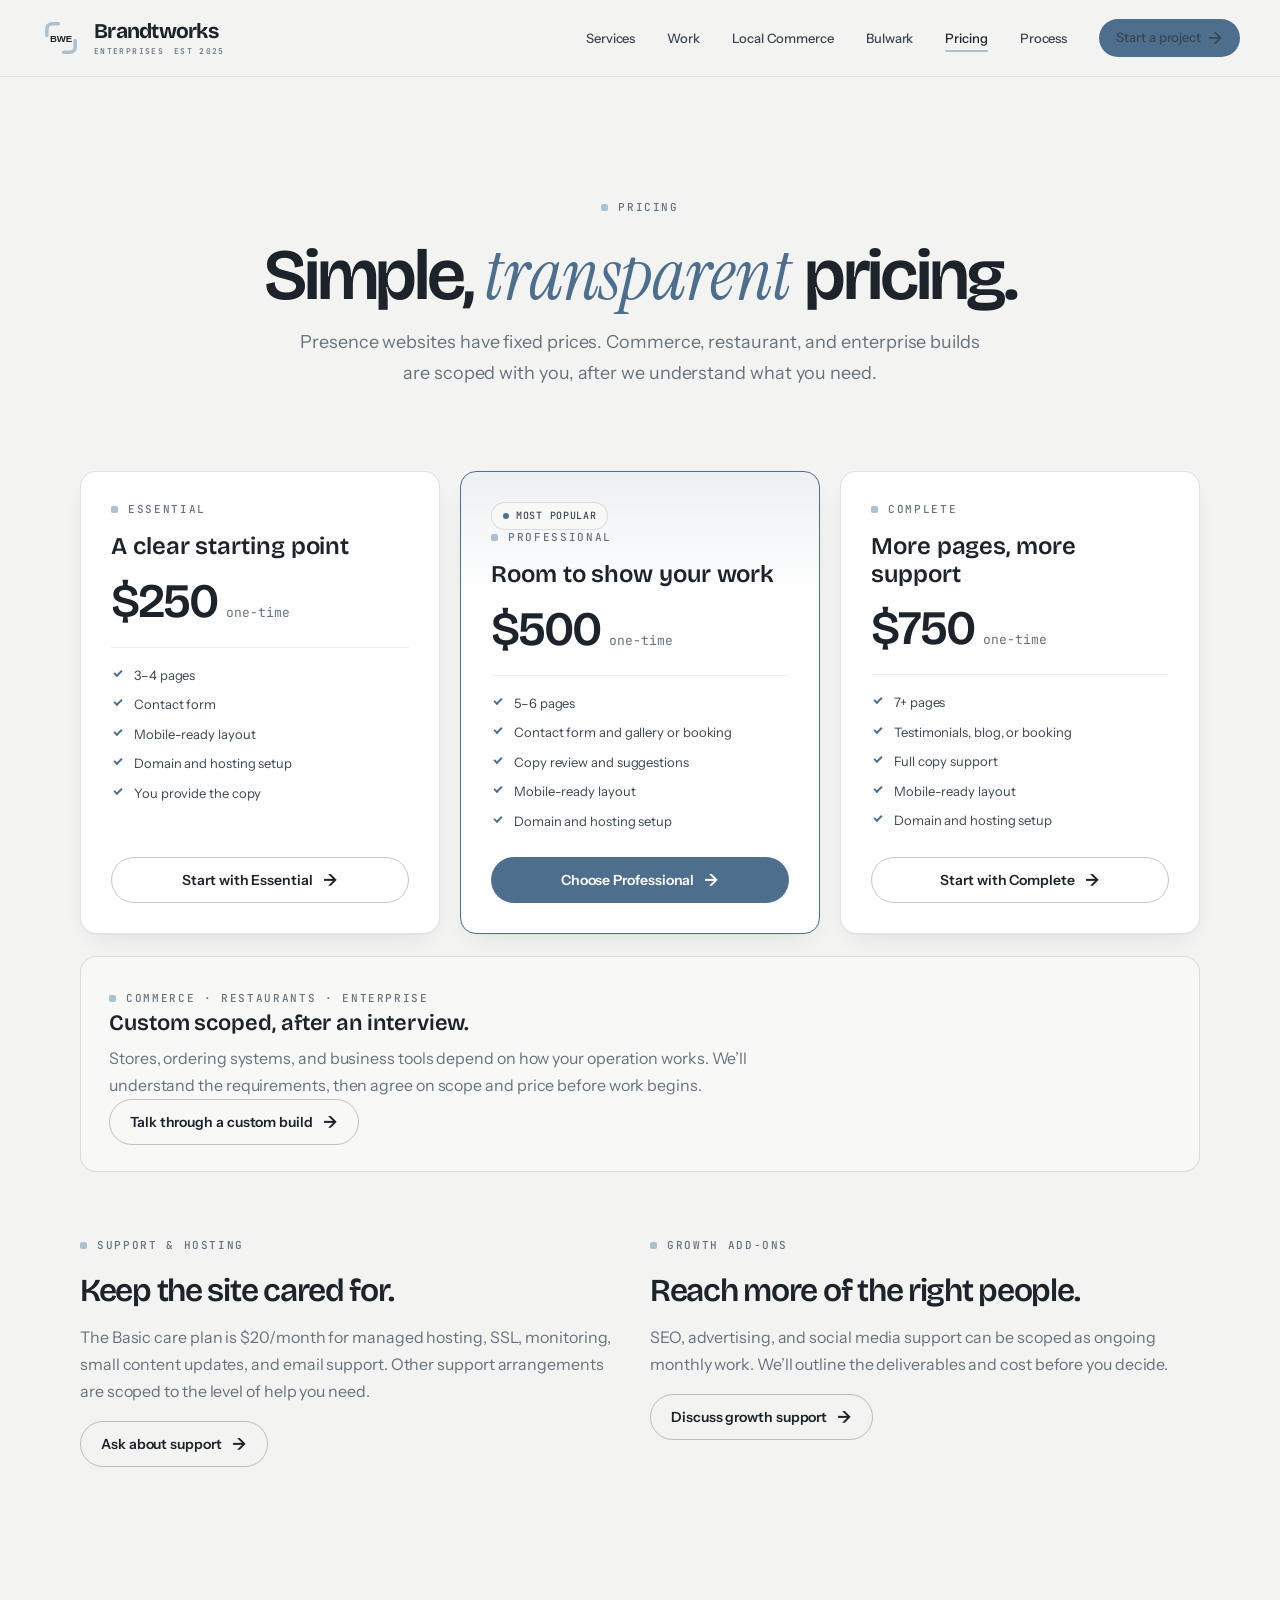
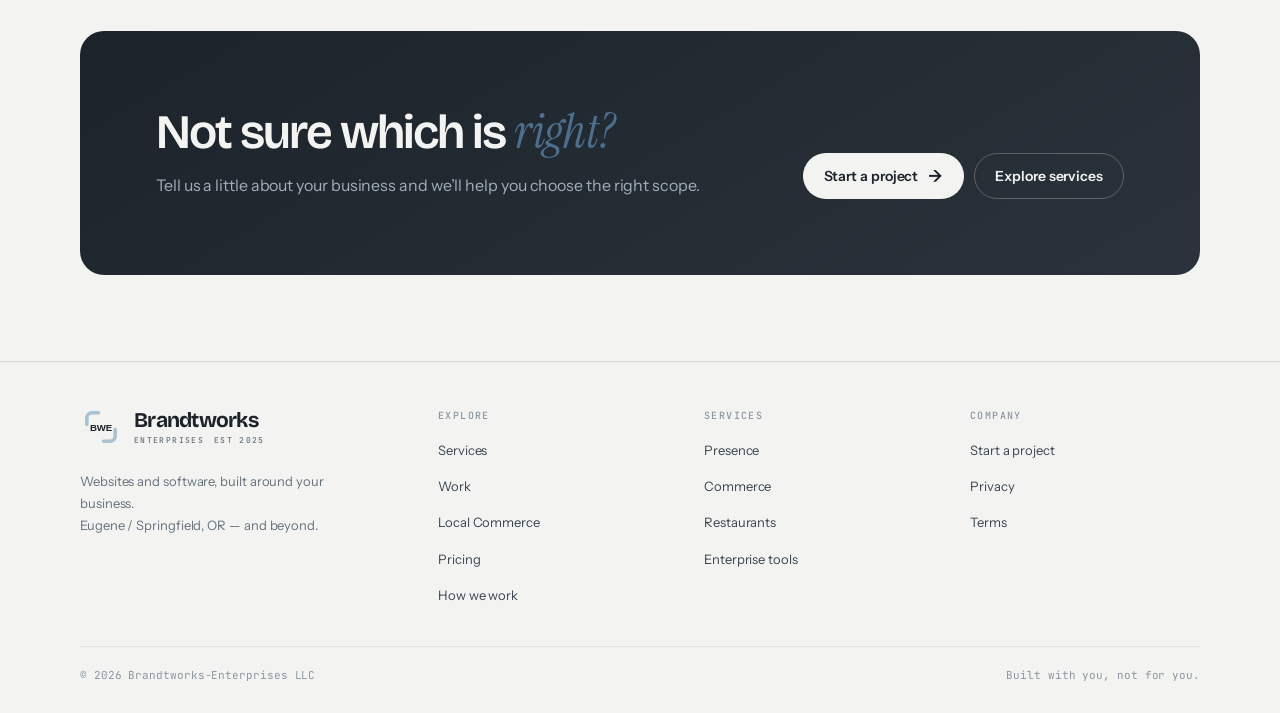
<file: pricing.html>
<!doctype html>
<html lang="en">
<head><meta charset="utf-8"><meta name="viewport" content="width=device-width, initial-scale=1"><meta name="theme-color" content="#F3F4F1"><meta name="description" content="Straightforward fixed pricing for BWE presence websites. Commerce, restaurant, and enterprise builds are scoped with you."><title>Pricing | Brandtworks Enterprises</title><link rel="icon" type="image/svg+xml" href="assets/favicon.svg"><link rel="stylesheet" href="css/site.css"><script src="js/site.js" defer></script></head>
<body><a class="skip-link" href="#main">Skip to content</a><header class="site-nav"><nav class="nav-inner" aria-label="Main navigation"><a class="brand" href="index.html" aria-label="Brandtworks Enterprises home"><img class="brand-mark" src="assets/logo/bwe-mark-on-light.svg" alt=""><span class="brand-copy"><span class="brand-name">Brandtworks</span><span class="brand-meta"><span>Enterprises</span><span>Est 2025</span></span></span></a><button class="nav-toggle" type="button" aria-expanded="false" aria-controls="primary-links" aria-label="Open navigation"><svg viewBox="0 0 24 24" fill="none" stroke="currentColor" stroke-width="1.8" stroke-linecap="round" aria-hidden="true"><path d="M4 7h16M4 12h16M4 17h16"/></svg></button><ul class="nav-links" id="primary-links"><li><a href="services.html">Services</a></li><li><a href="work.html">Work</a></li><li><a href="local-commerce.html">Local Commerce</a></li><li><a href="index.html#bulwark">Bulwark</a></li><li><a href="pricing.html" aria-current="page">Pricing</a></li><li><a href="index.html#process">Process</a></li><li><a class="button button-small" href="get-started.html">Start a project <span class="button-arrow" aria-hidden="true">→</span></a></li></ul></nav></header>
<main id="main"><header class="page-hero"><div class="container section-heading center"><span class="eyebrow">Pricing</span><h1>Simple, <span class="serif">transparent</span> pricing.</h1><p>Presence websites have fixed prices. Commerce, restaurant, and enterprise builds are scoped with you, after we understand what you need.</p></div></header>
<section class="section" style="padding-top:16px"><div class="container"><div class="pricing-grid">
  <article class="price-card"><span class="eyebrow">Essential</span><h3>A clear starting point</h3><p class="price">$250 <small>one-time</small></p><ul class="check-list"><li><span class="check">✓</span> 3–4 pages</li><li><span class="check">✓</span> Contact form</li><li><span class="check">✓</span> Mobile-ready layout</li><li><span class="check">✓</span> Domain and hosting setup</li><li><span class="check">✓</span> You provide the copy</li></ul><a class="button button-secondary" href="get-started.html?plan=essential">Start with Essential <span class="button-arrow" aria-hidden="true">→</span></a></article>
  <article class="price-card featured"><span class="badge"><span class="badge-dot" style="background:var(--accent)"></span> Most popular</span><span class="eyebrow">Professional</span><h3>Room to show your work</h3><p class="price">$500 <small>one-time</small></p><ul class="check-list"><li><span class="check">✓</span> 5–6 pages</li><li><span class="check">✓</span> Contact form and gallery or booking</li><li><span class="check">✓</span> Copy review and suggestions</li><li><span class="check">✓</span> Mobile-ready layout</li><li><span class="check">✓</span> Domain and hosting setup</li></ul><a class="button" href="get-started.html?plan=professional">Choose Professional <span class="button-arrow" aria-hidden="true">→</span></a></article>
  <article class="price-card"><span class="eyebrow">Complete</span><h3>More pages, more support</h3><p class="price">$750 <small>one-time</small></p><ul class="check-list"><li><span class="check">✓</span> 7+ pages</li><li><span class="check">✓</span> Testimonials, blog, or booking</li><li><span class="check">✓</span> Full copy support</li><li><span class="check">✓</span> Mobile-ready layout</li><li><span class="check">✓</span> Domain and hosting setup</li></ul><a class="button button-secondary" href="get-started.html?plan=complete">Start with Complete <span class="button-arrow" aria-hidden="true">→</span></a></article>
</div>
<div class="pricing-note"><span class="eyebrow">Commerce · Restaurants · Enterprise</span><h3>Custom scoped, after an interview.</h3><p>Stores, ordering systems, and business tools depend on how your operation works. We’ll understand the requirements, then agree on scope and price before work begins.</p><a class="button button-secondary" href="get-started.html">Talk through a custom build <span class="button-arrow" aria-hidden="true">→</span></a></div>
<div class="grid grid-two" style="margin-top:58px"><section><span class="eyebrow">Support &amp; hosting</span><h2 class="display" style="font-size:32px;margin:18px 0 12px">Keep the site cared for.</h2><p style="color:var(--text-muted)">The Basic care plan is $20/month for managed hosting, SSL, monitoring, small content updates, and email support. Other support arrangements are scoped to the level of help you need.</p><a class="button button-secondary" href="get-started.html?interest=hosting">Ask about support <span class="button-arrow" aria-hidden="true">→</span></a></section><section><span class="eyebrow">Growth add-ons</span><h2 class="display" style="font-size:32px;margin:18px 0 12px">Reach more of the right people.</h2><p style="color:var(--text-muted)">SEO, advertising, and social media support can be scoped as ongoing monthly work. We’ll outline the deliverables and cost before you decide.</p><a class="button button-secondary" href="get-started.html?interest=growth">Discuss growth support <span class="button-arrow" aria-hidden="true">→</span></a></section></div>
</div></section>
<section class="cta-wrap"><div class="container"><div class="cta-panel"><div><h2>Not sure which is <span class="serif">right?</span></h2><p>Tell us a little about your business and we’ll help you choose the right scope.</p></div><div class="cta-actions"><a class="button button-inverse" href="get-started.html">Start a project <span class="button-arrow" aria-hidden="true">→</span></a><a class="button button-secondary" href="services.html">Explore services</a></div></div></div></section></main>
<footer class="site-footer"><div class="container"><div class="footer-main"><div class="footer-intro"><a class="brand" href="index.html"><img class="brand-mark" src="assets/logo/bwe-mark-on-light.svg" alt=""><span class="brand-copy"><span class="brand-name">Brandtworks</span><span class="brand-meta"><span>Enterprises</span><span>Est 2025</span></span></span></a><p>Websites and software, built around your business.<br>Eugene / Springfield, OR — and beyond.</p></div><div class="footer-col"><h2>Explore</h2><ul><li><a href="services.html">Services</a></li><li><a href="work.html">Work</a></li><li><a href="local-commerce.html">Local Commerce</a></li><li><a href="pricing.html">Pricing</a></li><li><a href="index.html#process">How we work</a></li></ul></div><div class="footer-col"><h2>Services</h2><ul><li><a href="services.html#presence">Presence</a></li><li><a href="services.html#commerce">Commerce</a></li><li><a href="services.html#restaurants">Restaurants</a></li><li><a href="services.html#enterprise">Enterprise tools</a></li></ul></div><div class="footer-col"><h2>Company</h2><ul><li><a href="get-started.html">Start a project</a></li><li><a href="privacy-policy.html">Privacy</a></li><li><a href="eula.html">Terms</a></li></ul></div></div><div class="footer-bottom"><p>© 2026 Brandtworks-Enterprises LLC</p><p>Built with you, not for you.</p></div></div></footer></body></html>
</file>
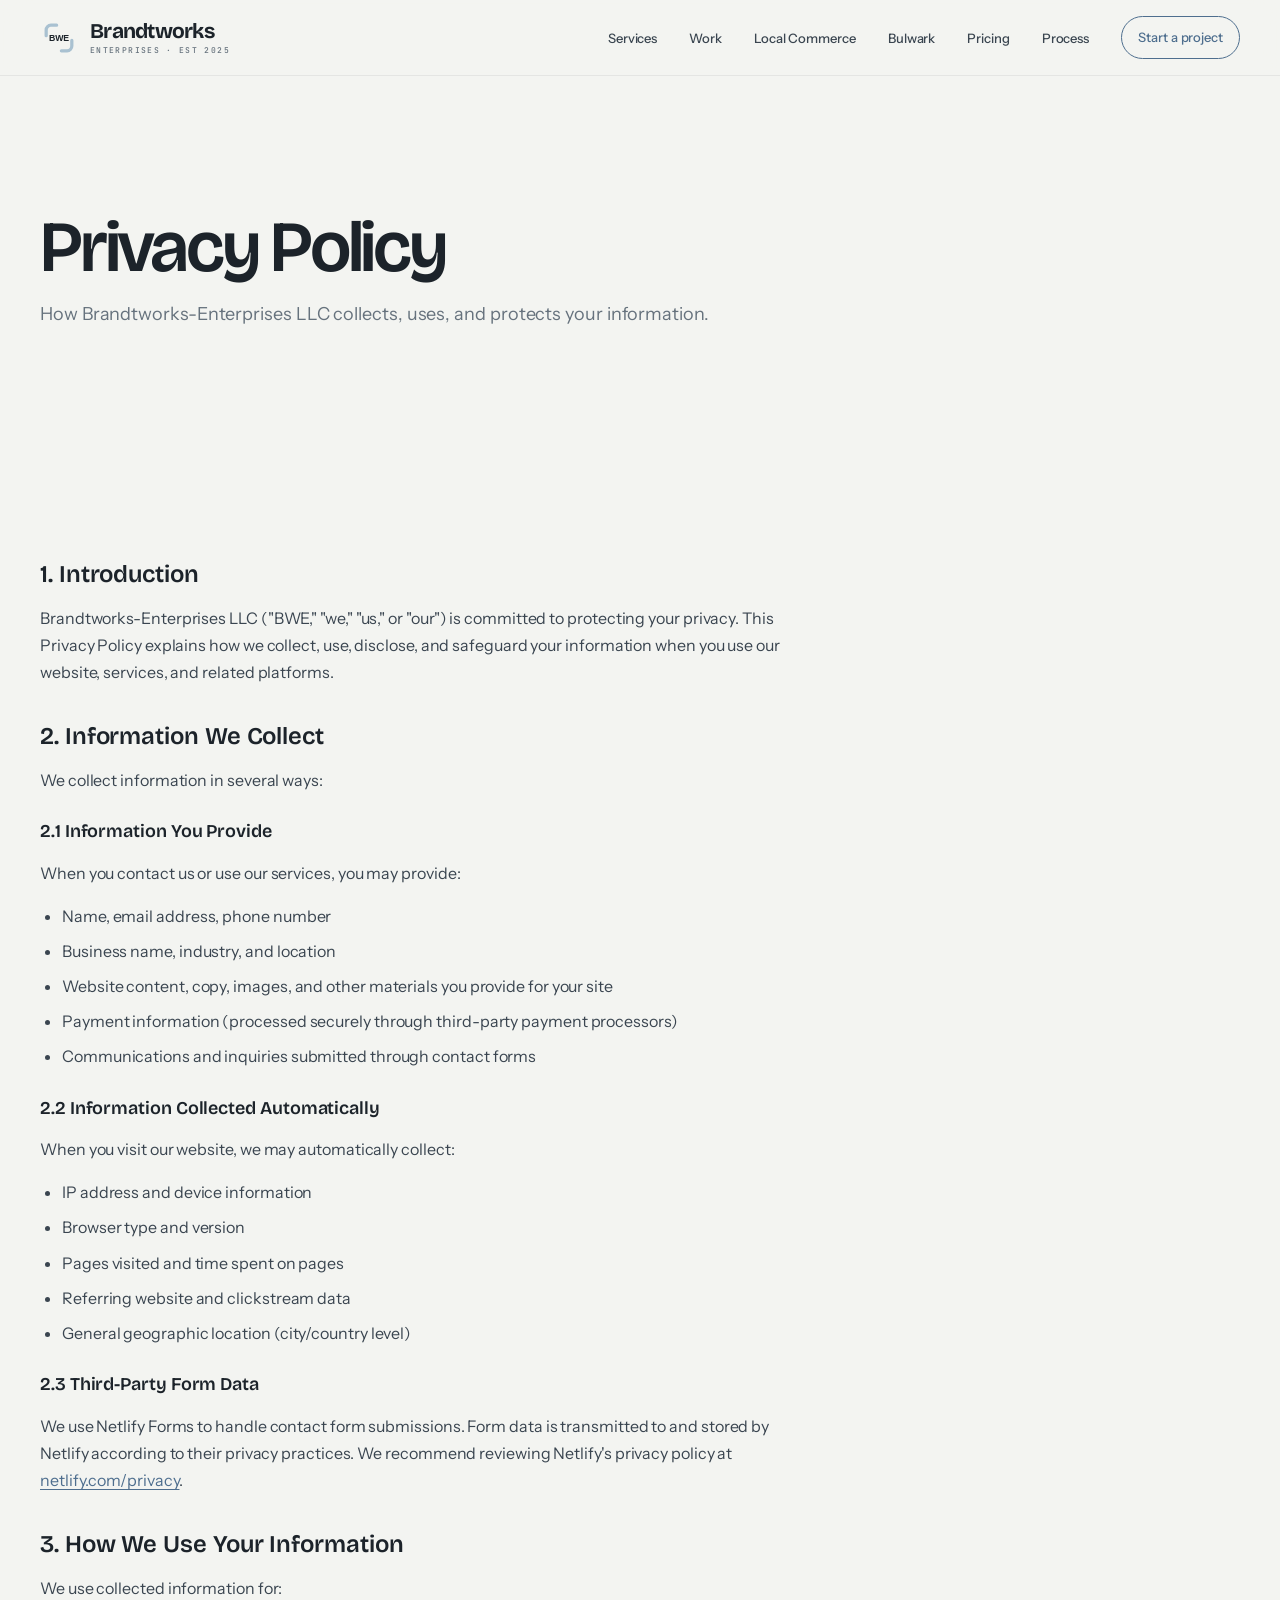
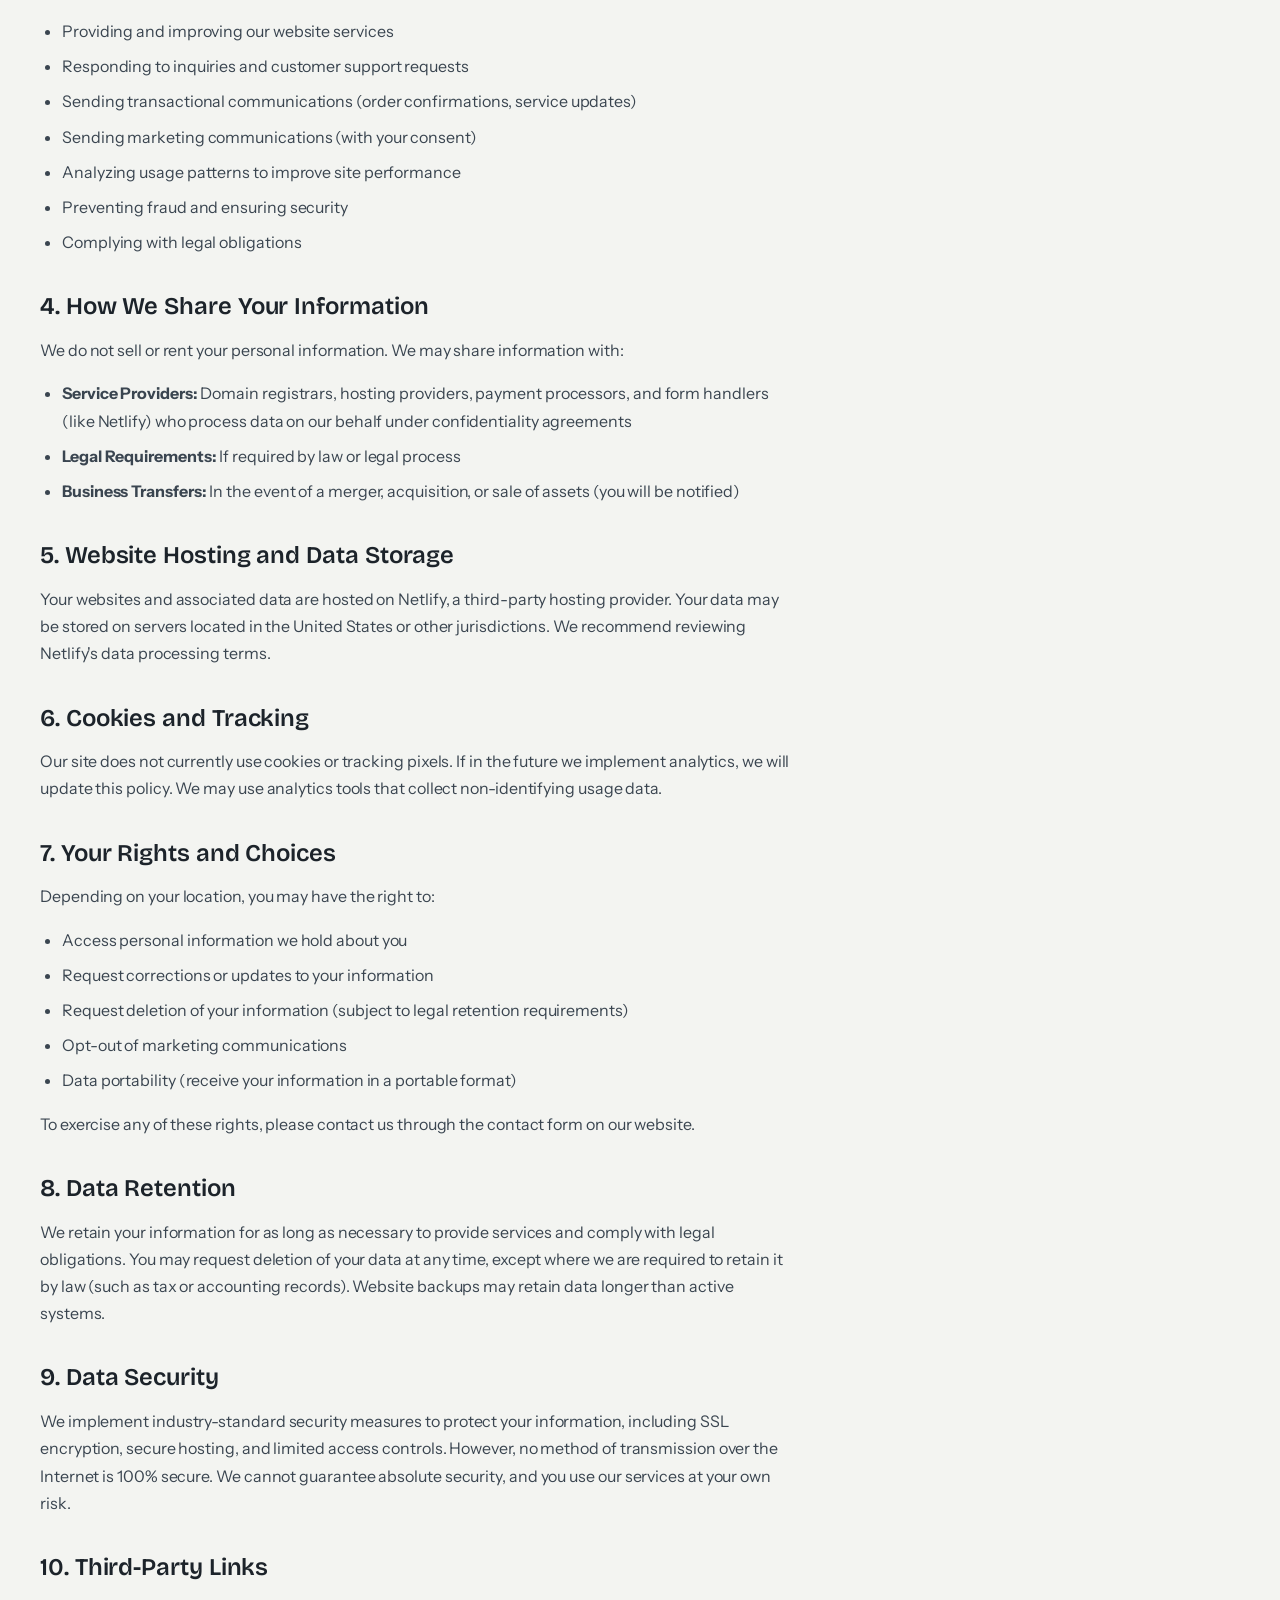
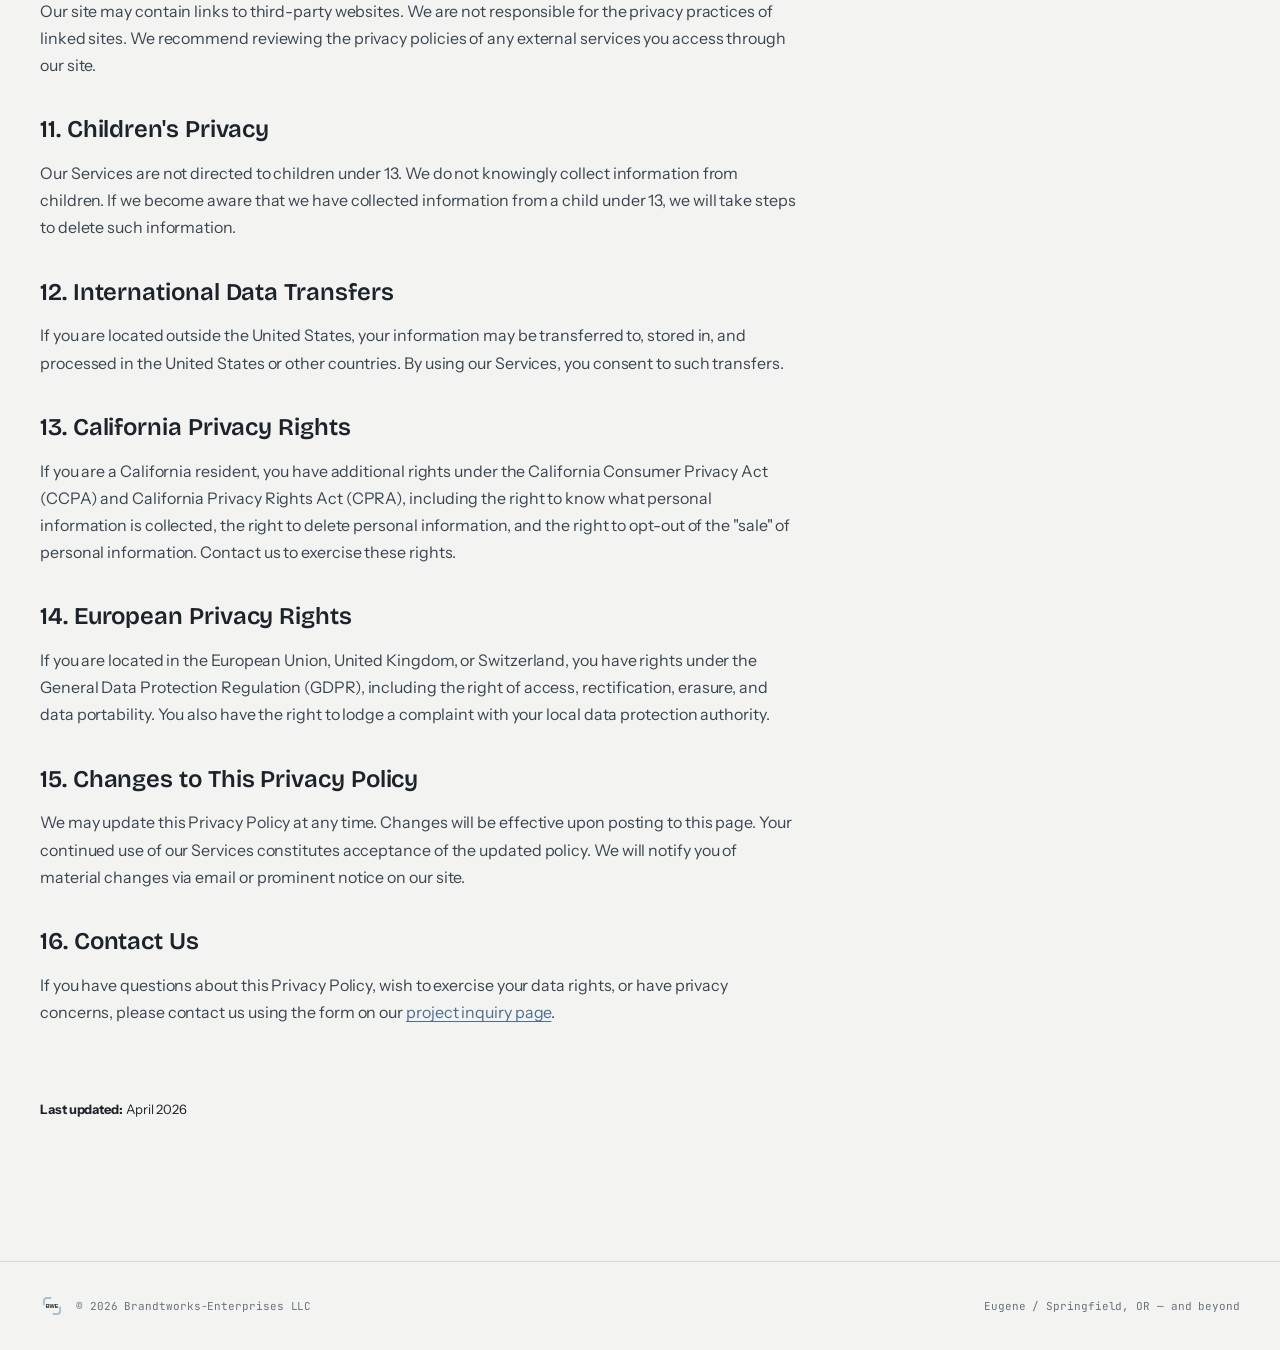
<file: privacy-policy.html>
<!DOCTYPE html>
<html lang="en">
<head>
  <meta charset="UTF-8">
  <meta name="viewport" content="width=device-width, initial-scale=1.0">
  <title>Privacy Policy — Brandtworks-Enterprises</title>
  <meta name="description" content="Privacy Policy for Brandtworks-Enterprises LLC. How we collect, use, and protect your information.">
  <link rel="icon" type="image/svg+xml" href="assets/favicon.svg">
  <link rel="stylesheet" href="css/site.css">
</head>
<body>

  <nav class="nav" id="main-nav">
    <a href="index.html" class="nav-brand" aria-label="Brandtworks-Enterprises home">
      <svg width="28" height="28" viewBox="0 0 40 40" fill="none" xmlns="http://www.w3.org/2000/svg" aria-hidden="true">
        <path d="M6 16L6 6L16 6" stroke="#1E3A5F" stroke-width="3.5" stroke-linecap="square" stroke-linejoin="miter"/>
        <path d="M24 34L34 34L34 24" stroke="#1E3A5F" stroke-width="3.5" stroke-linecap="square" stroke-linejoin="miter"/>
      </svg>
      <div class="nav-brand-text">
        <span class="nav-brand-primary">Brandtworks</span>
        <span class="nav-brand-secondary">Enterprises · EST 2025</span>
      </div>
    </a>
    <button class="nav-toggle" id="nav-toggle" aria-label="Toggle navigation" aria-expanded="false">
      <svg width="20" height="14" viewBox="0 0 20 14" fill="none" aria-hidden="true">
        <rect x="0" y="0" width="20" height="2" rx="1" fill="currentColor"/>
        <rect x="0" y="6" width="20" height="2" rx="1" fill="currentColor"/>
        <rect x="0" y="12" width="20" height="2" rx="1" fill="currentColor"/>
      </svg>
    </button>
    <ul class="nav-links" id="nav-menu" role="list">
      <li><a href="services.html">Services</a></li>
      <li><a href="work.html">Work</a></li>
      <li><a href="local-commerce.html">Local Commerce</a></li>
      <li><a href="index.html#bulwark">Bulwark</a></li>
      <li><a href="pricing.html">Pricing</a></li>
      <li><a href="index.html#process">Process</a></li>
      <li><a href="get-started.html" class="nav-cta">Start a project</a></li>
    </ul>
  </nav>

  <main>

    <header class="page-hero">
      <h1>Privacy Policy</h1>
      <p>How Brandtworks-Enterprises LLC collects, uses, and protects your information.</p>
    </header>

    <section class="section">
      <div class="legal-content">

        <h2>1. Introduction</h2>
        <p>Brandtworks-Enterprises LLC ("BWE," "we," "us," or "our") is committed to protecting your privacy. This Privacy Policy explains how we collect, use, disclose, and safeguard your information when you use our website, services, and related platforms.</p>

        <h2>2. Information We Collect</h2>
        <p>We collect information in several ways:</p>
        
        <h3>2.1 Information You Provide</h3>
        <p>When you contact us or use our services, you may provide:</p>
        <ul class="legal-list">
          <li>Name, email address, phone number</li>
          <li>Business name, industry, and location</li>
          <li>Website content, copy, images, and other materials you provide for your site</li>
          <li>Payment information (processed securely through third-party payment processors)</li>
          <li>Communications and inquiries submitted through contact forms</li>
        </ul>

        <h3>2.2 Information Collected Automatically</h3>
        <p>When you visit our website, we may automatically collect:</p>
        <ul class="legal-list">
          <li>IP address and device information</li>
          <li>Browser type and version</li>
          <li>Pages visited and time spent on pages</li>
          <li>Referring website and clickstream data</li>
          <li>General geographic location (city/country level)</li>
        </ul>

        <h3>2.3 Third-Party Form Data</h3>
        <p>We use Netlify Forms to handle contact form submissions. Form data is transmitted to and stored by Netlify according to their privacy practices. We recommend reviewing Netlify's privacy policy at <a href="https://www.netlify.com/privacy/" target="_blank">netlify.com/privacy</a>.</p>

        <h2>3. How We Use Your Information</h2>
        <p>We use collected information for:</p>
        <ul class="legal-list">
          <li>Providing and improving our website services</li>
          <li>Responding to inquiries and customer support requests</li>
          <li>Sending transactional communications (order confirmations, service updates)</li>
          <li>Sending marketing communications (with your consent)</li>
          <li>Analyzing usage patterns to improve site performance</li>
          <li>Preventing fraud and ensuring security</li>
          <li>Complying with legal obligations</li>
        </ul>

        <h2>4. How We Share Your Information</h2>
        <p>We do not sell or rent your personal information. We may share information with:</p>
        <ul class="legal-list">
          <li><strong>Service Providers:</strong> Domain registrars, hosting providers, payment processors, and form handlers (like Netlify) who process data on our behalf under confidentiality agreements</li>
          <li><strong>Legal Requirements:</strong> If required by law or legal process</li>
          <li><strong>Business Transfers:</strong> In the event of a merger, acquisition, or sale of assets (you will be notified)</li>
        </ul>

        <h2>5. Website Hosting and Data Storage</h2>
        <p>Your websites and associated data are hosted on Netlify, a third-party hosting provider. Your data may be stored on servers located in the United States or other jurisdictions. We recommend reviewing Netlify's data processing terms.</p>

        <h2>6. Cookies and Tracking</h2>
        <p>Our site does not currently use cookies or tracking pixels. If in the future we implement analytics, we will update this policy. We may use analytics tools that collect non-identifying usage data.</p>

        <h2>7. Your Rights and Choices</h2>
        <p>Depending on your location, you may have the right to:</p>
        <ul class="legal-list">
          <li>Access personal information we hold about you</li>
          <li>Request corrections or updates to your information</li>
          <li>Request deletion of your information (subject to legal retention requirements)</li>
          <li>Opt-out of marketing communications</li>
          <li>Data portability (receive your information in a portable format)</li>
        </ul>
        <p>To exercise any of these rights, please contact us through the contact form on our website.</p>

        <h2>8. Data Retention</h2>
        <p>We retain your information for as long as necessary to provide services and comply with legal obligations. You may request deletion of your data at any time, except where we are required to retain it by law (such as tax or accounting records). Website backups may retain data longer than active systems.</p>

        <h2>9. Data Security</h2>
        <p>We implement industry-standard security measures to protect your information, including SSL encryption, secure hosting, and limited access controls. However, no method of transmission over the Internet is 100% secure. We cannot guarantee absolute security, and you use our services at your own risk.</p>

        <h2>10. Third-Party Links</h2>
        <p>Our site may contain links to third-party websites. We are not responsible for the privacy practices of linked sites. We recommend reviewing the privacy policies of any external services you access through our site.</p>

        <h2>11. Children's Privacy</h2>
        <p>Our Services are not directed to children under 13. We do not knowingly collect information from children. If we become aware that we have collected information from a child under 13, we will take steps to delete such information.</p>

        <h2>12. International Data Transfers</h2>
        <p>If you are located outside the United States, your information may be transferred to, stored in, and processed in the United States or other countries. By using our Services, you consent to such transfers.</p>

        <h2>13. California Privacy Rights</h2>
        <p>If you are a California resident, you have additional rights under the California Consumer Privacy Act (CCPA) and California Privacy Rights Act (CPRA), including the right to know what personal information is collected, the right to delete personal information, and the right to opt-out of the "sale" of personal information. Contact us to exercise these rights.</p>

        <h2>14. European Privacy Rights</h2>
        <p>If you are located in the European Union, United Kingdom, or Switzerland, you have rights under the General Data Protection Regulation (GDPR), including the right of access, rectification, erasure, and data portability. You also have the right to lodge a complaint with your local data protection authority.</p>

        <h2>15. Changes to This Privacy Policy</h2>
        <p>We may update this Privacy Policy at any time. Changes will be effective upon posting to this page. Your continued use of our Services constitutes acceptance of the updated policy. We will notify you of material changes via email or prominent notice on our site.</p>

        <h2>16. Contact Us</h2>
        <p>If you have questions about this Privacy Policy, wish to exercise your data rights, or have privacy concerns, please contact us using the form on our <a href="get-started.html">project inquiry page</a>.</p>

        <p style="margin-top: 40px; font-size: 13px; color: var(--gray); border-top: 0.5px solid var(--border); padding-top: 32px;">
          <strong>Last updated:</strong> April 2026
        </p>

      </div>
    </section>

  </main>

  <footer class="footer">
    <div class="footer-brand">
      <svg width="18" height="18" viewBox="0 0 40 40" fill="none" xmlns="http://www.w3.org/2000/svg" aria-hidden="true">
        <path d="M6 16L6 6L16 6" stroke="#1E3A5F" stroke-width="3.5" stroke-linecap="square" stroke-linejoin="miter"/>
        <path d="M24 34L34 34L34 24" stroke="#1E3A5F" stroke-width="3.5" stroke-linecap="square" stroke-linejoin="miter"/>
      </svg>
      <p>© 2026 Brandtworks-Enterprises LLC</p>
    </div>
    <p class="footer-tagline">Eugene / Springfield, OR — and beyond</p>
  </footer>

  <script>
    const toggle = document.getElementById('nav-toggle');
    const menu = document.getElementById('nav-menu');
    toggle.addEventListener('click', () => {
      const isOpen = menu.classList.toggle('open');
      toggle.setAttribute('aria-expanded', String(isOpen));
    });
    menu.querySelectorAll('a').forEach(link => {
      link.addEventListener('click', () => {
        menu.classList.remove('open');
        toggle.setAttribute('aria-expanded', 'false');
      });
    });
  </script>

</body>
</html>
</file>
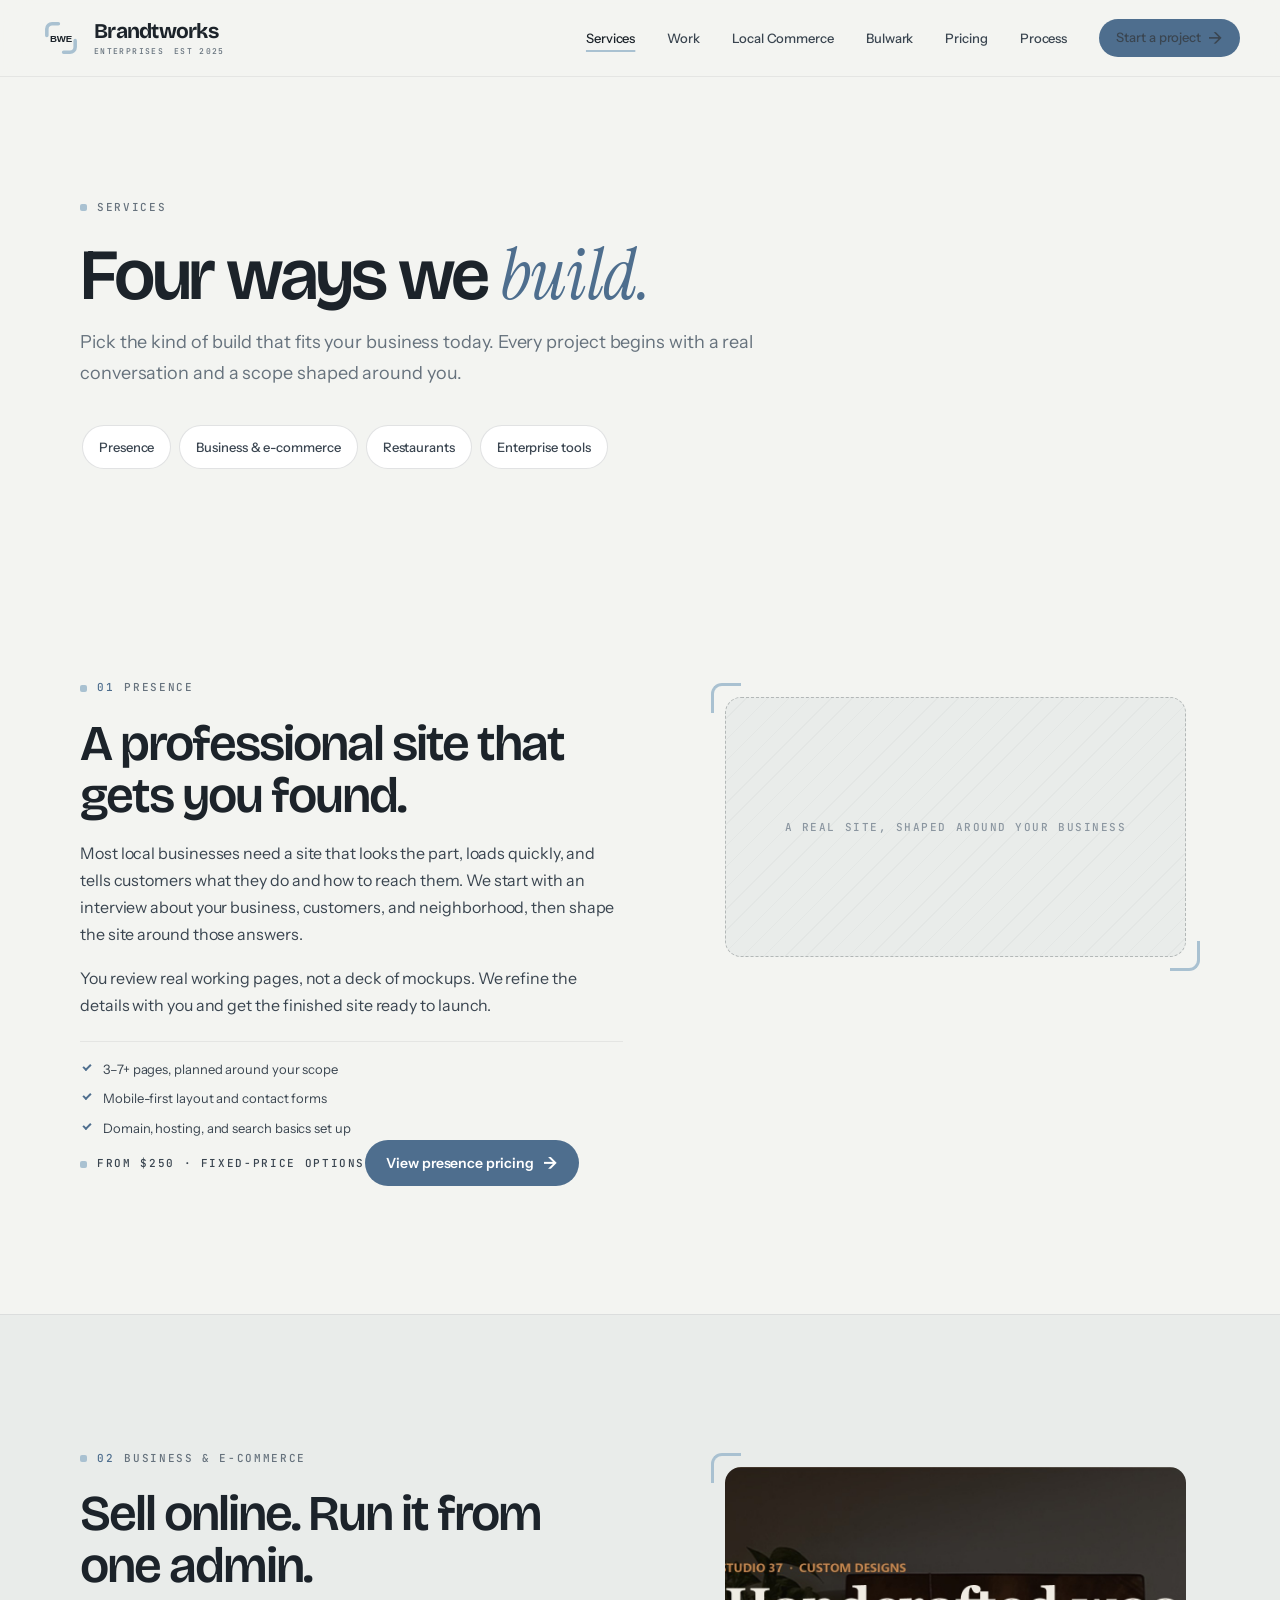
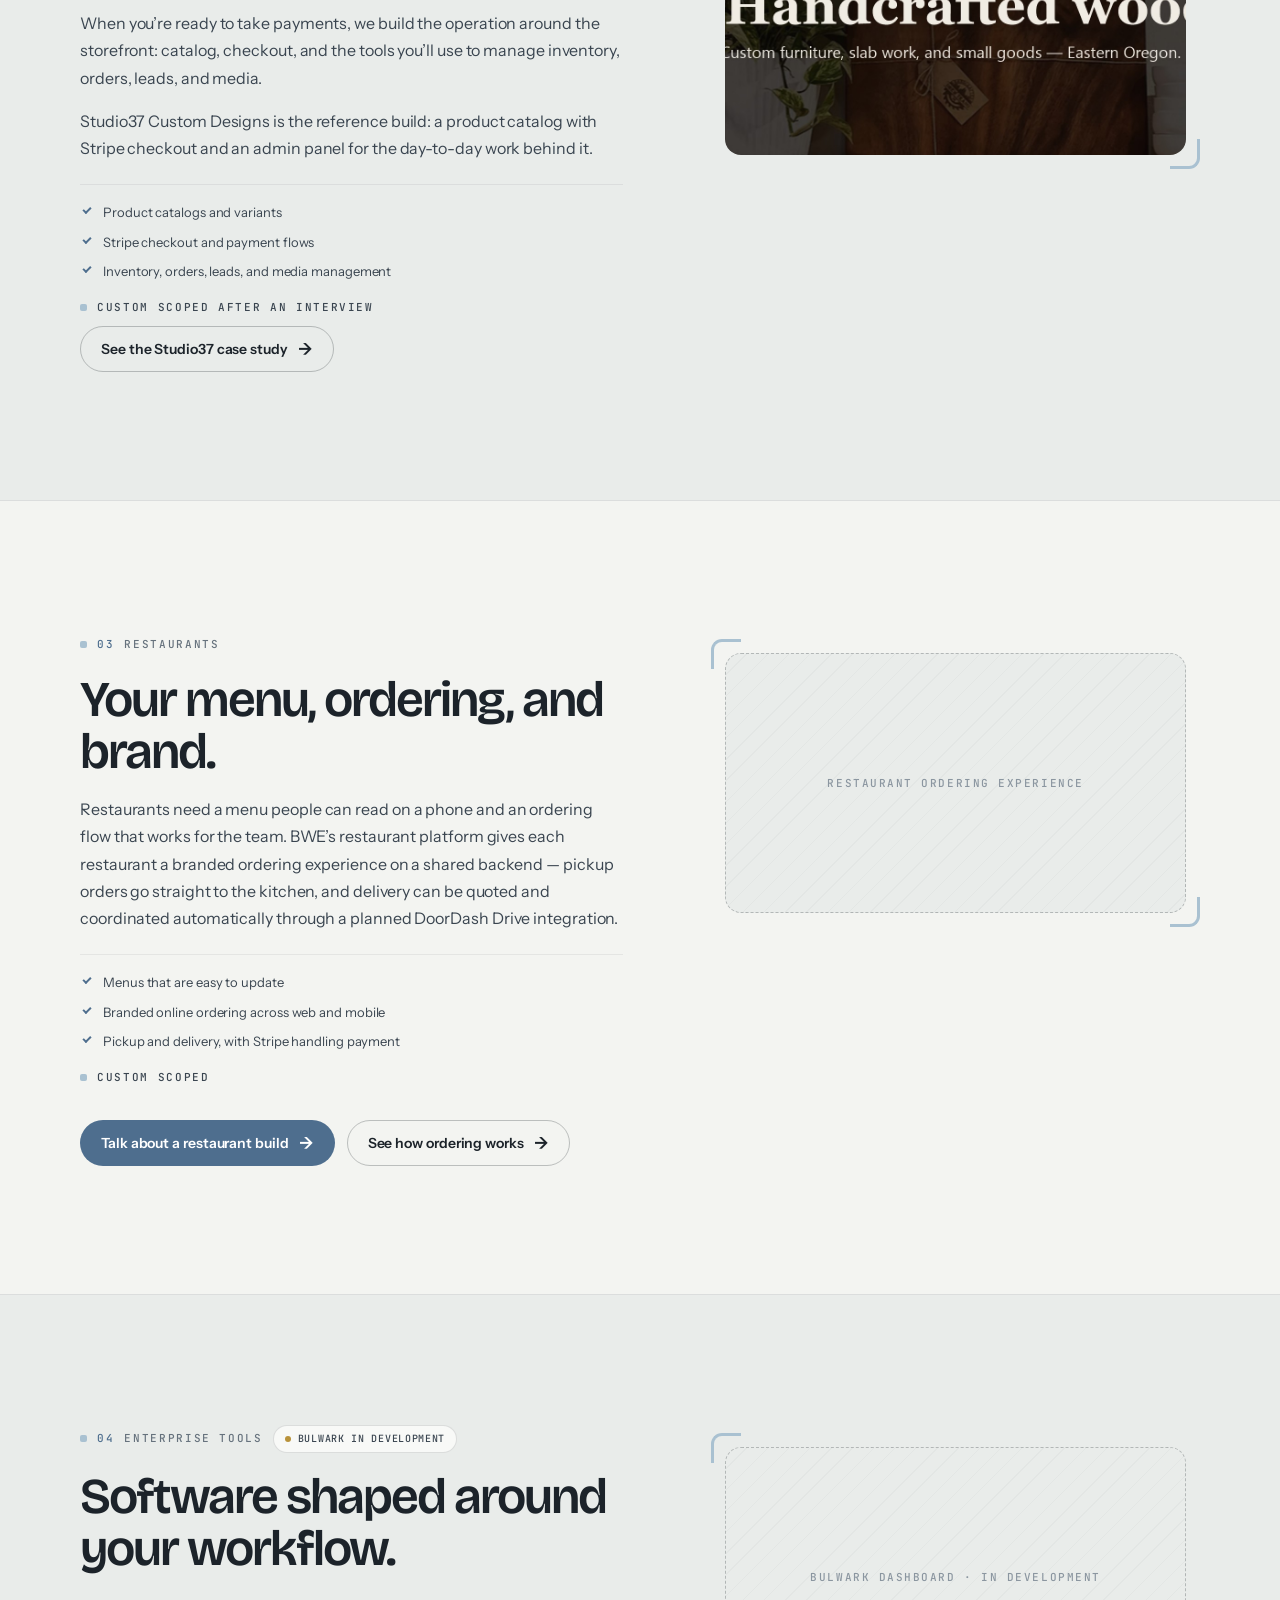
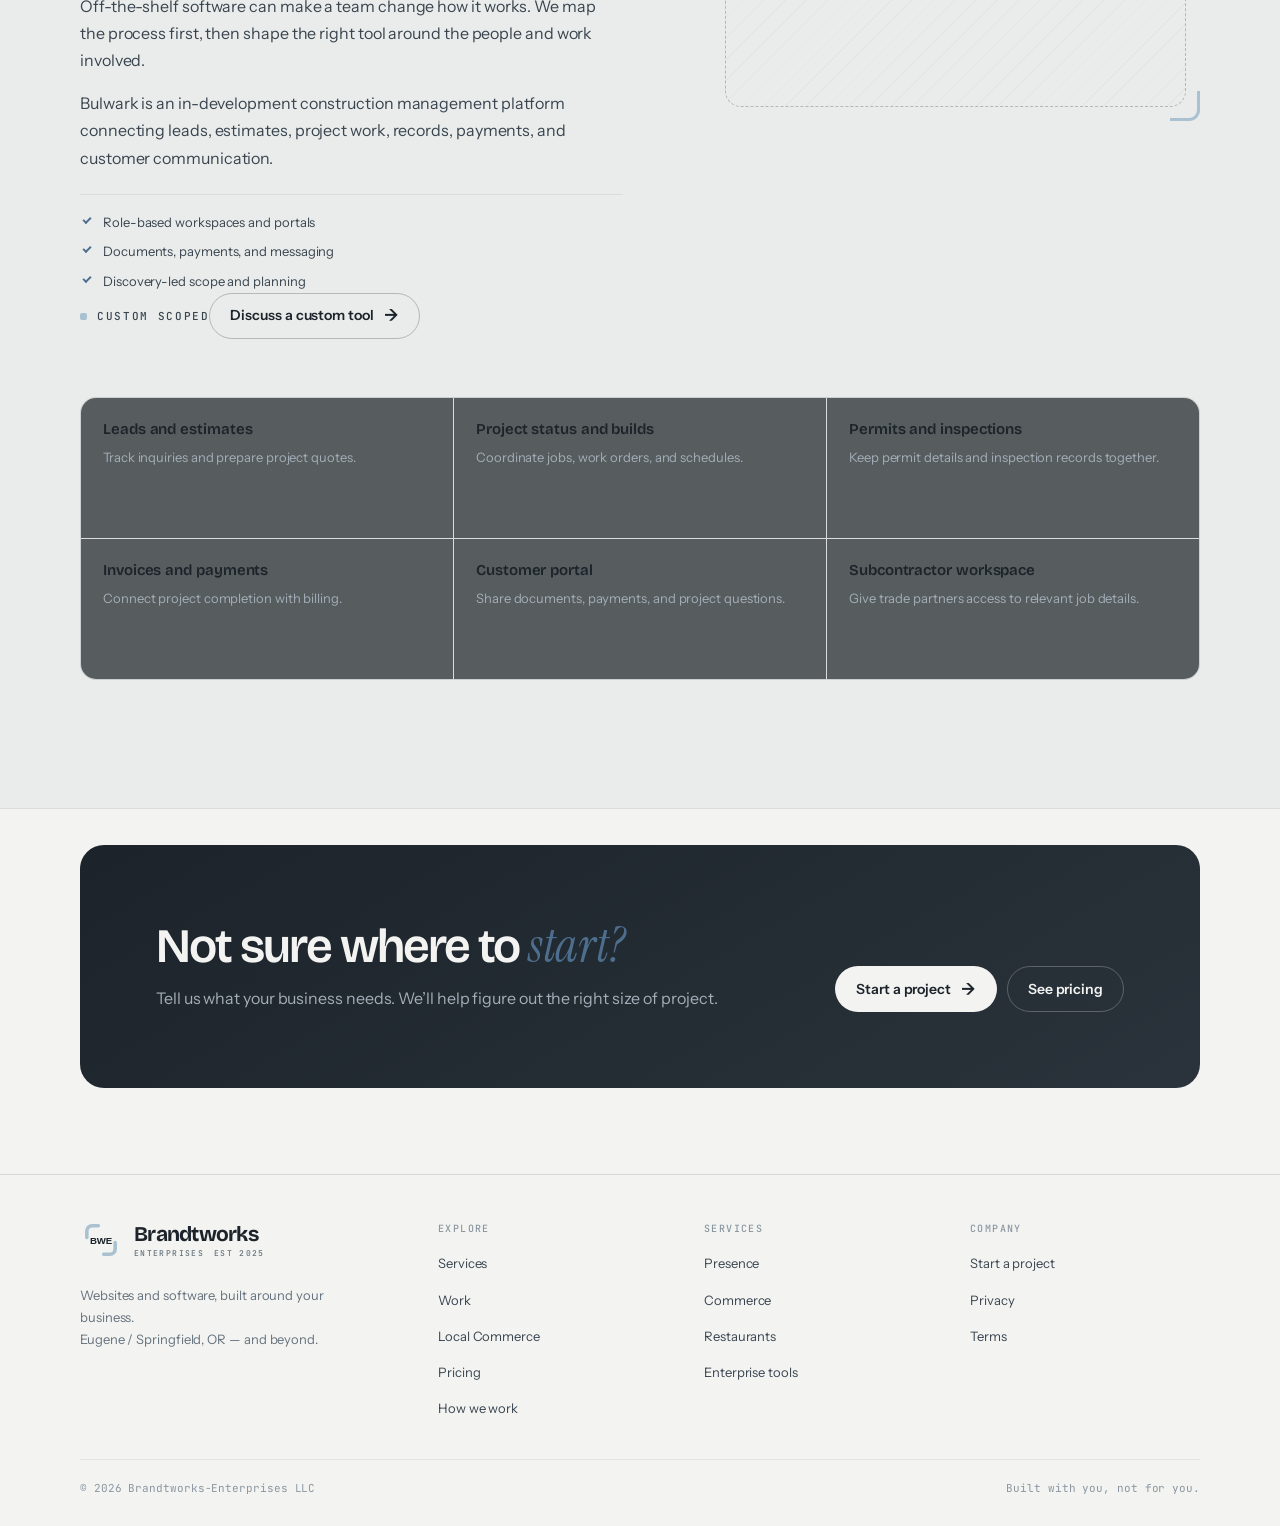
<file: services.html>
<!doctype html>
<html lang="en">
<head><meta charset="utf-8"><meta name="viewport" content="width=device-width, initial-scale=1"><meta name="theme-color" content="#F3F4F1"><meta name="description" content="Explore BWE presence websites, e-commerce builds, restaurant ordering, and custom enterprise tools."><title>Services | Brandtworks Enterprises</title><link rel="icon" type="image/svg+xml" href="assets/favicon.svg"><link rel="stylesheet" href="css/site.css"><script src="js/site.js" defer></script></head>
<body><a class="skip-link" href="#main">Skip to content</a>
<header class="site-nav"><nav class="nav-inner" aria-label="Main navigation"><a class="brand" href="index.html" aria-label="Brandtworks Enterprises home"><img class="brand-mark" src="assets/logo/bwe-mark-on-light.svg" alt=""><span class="brand-copy"><span class="brand-name">Brandtworks</span><span class="brand-meta"><span>Enterprises</span><span>Est 2025</span></span></span></a><button class="nav-toggle" type="button" aria-expanded="false" aria-controls="primary-links" aria-label="Open navigation"><svg viewBox="0 0 24 24" fill="none" stroke="currentColor" stroke-width="1.8" stroke-linecap="round" aria-hidden="true"><path d="M4 7h16M4 12h16M4 17h16"/></svg></button><ul class="nav-links" id="primary-links"><li><a href="services.html" aria-current="page">Services</a></li><li><a href="work.html">Work</a></li><li><a href="local-commerce.html">Local Commerce</a></li><li><a href="index.html#bulwark">Bulwark</a></li><li><a href="pricing.html">Pricing</a></li><li><a href="index.html#process">Process</a></li><li><a class="button button-small" href="get-started.html">Start a project <span class="button-arrow" aria-hidden="true">→</span></a></li></ul></nav></header>
<main id="main">
  <header class="page-hero"><div class="container"><span class="eyebrow">Services</span><h1>Four ways we <span class="serif">build.</span></h1><p>Pick the kind of build that fits your business today. Every project begins with a real conversation and a scope shaped around you.</p><nav class="service-tabs" aria-label="Services" style="margin-top:32px"><a href="#presence">Presence</a><a href="#commerce">Business &amp; e-commerce</a><a href="#restaurants">Restaurants</a><a href="#enterprise">Enterprise tools</a></nav></div></header>
  <section class="section" id="presence"><div class="container service-detail"><div><span class="eyebrow"><span class="eyebrow-index">01</span> Presence</span><h2>A professional site that gets you found.</h2><p>Most local businesses need a site that looks the part, loads quickly, and tells customers what they do and how to reach them. We start with an interview about your business, customers, and neighborhood, then shape the site around those answers.</p><p>You review real working pages, not a deck of mockups. We refine the details with you and get the finished site ready to launch.</p><ul class="check-list"><li><span class="check">✓</span> 3–7+ pages, planned around your scope</li><li><span class="check">✓</span> Mobile-first layout and contact forms</li><li><span class="check">✓</span> Domain, hosting, and search basics set up</li></ul><p class="eyebrow" style="margin-top:18px">From $250 · fixed-price options</p><a class="button" href="pricing.html">View presence pricing <span class="button-arrow" aria-hidden="true">→</span></a></div><div class="frame"><div class="placeholder">A real site, shaped around your business</div></div></div></section>
  <section class="section section-surface" id="commerce"><div class="container service-detail"><div><span class="eyebrow"><span class="eyebrow-index">02</span> Business &amp; e-commerce</span><h2>Sell online. Run it from one admin.</h2><p>When you’re ready to take payments, we build the operation around the storefront: catalog, checkout, and the tools you’ll use to manage inventory, orders, leads, and media.</p><p>Studio37 Custom Designs is the reference build: a product catalog with Stripe checkout and an admin panel for the day-to-day work behind it.</p><ul class="check-list"><li><span class="check">✓</span> Product catalogs and variants</li><li><span class="check">✓</span> Stripe checkout and payment flows</li><li><span class="check">✓</span> Inventory, orders, leads, and media management</li></ul><p class="eyebrow" style="margin-top:18px">Custom scoped after an interview</p><a class="button button-secondary" href="work.html#studio37">See the Studio37 case study <span class="button-arrow" aria-hidden="true">→</span></a></div><div class="frame"><div class="media"><img src="assets/work/studio37-og.jpg" alt="Studio37 Custom Designs online storefront" loading="lazy"></div></div></div></section>
  <section class="section" id="restaurants"><div class="container service-detail"><div><span class="eyebrow"><span class="eyebrow-index">03</span> Restaurants</span><h2>Your menu, ordering, and brand.</h2><p>Restaurants need a menu people can read on a phone and an ordering flow that works for the team. BWE’s restaurant platform gives each restaurant a branded ordering experience on a shared backend — pickup orders go straight to the kitchen, and delivery can be quoted and coordinated automatically through a planned DoorDash Drive integration.</p><ul class="check-list"><li><span class="check">✓</span> Menus that are easy to update</li><li><span class="check">✓</span> Branded online ordering across web and mobile</li><li><span class="check">✓</span> Pickup and delivery, with Stripe handling payment</li></ul><p class="eyebrow" style="margin-top:18px">Custom scoped</p><div class="hero-actions"><a class="button" href="get-started.html?interest=restaurant">Talk about a restaurant build <span class="button-arrow" aria-hidden="true">→</span></a><a class="button button-secondary" href="local-commerce.html">See how ordering works <span class="button-arrow" aria-hidden="true">→</span></a></div></div><div class="frame"><div class="placeholder">Restaurant ordering experience</div></div></div></section>
  <section class="section section-surface" id="enterprise"><div class="container"><div class="service-detail"><div><span class="eyebrow"><span class="eyebrow-index">04</span> Enterprise tools <span class="badge"><span class="badge-dot"></span> Bulwark in development</span></span><h2>Software shaped around your workflow.</h2><p>Off-the-shelf software can make a team change how it works. We map the process first, then shape the right tool around the people and work involved.</p><p>Bulwark is an in-development construction management platform connecting leads, estimates, project work, records, payments, and customer communication.</p><ul class="check-list"><li><span class="check">✓</span> Role-based workspaces and portals</li><li><span class="check">✓</span> Documents, payments, and messaging</li><li><span class="check">✓</span> Discovery-led scope and planning</li></ul><p class="eyebrow" style="margin-top:18px">Custom scoped</p><a class="button button-secondary" href="get-started.html?interest=enterprise">Discuss a custom tool <span class="button-arrow" aria-hidden="true">→</span></a></div><div class="frame"><div class="placeholder">Bulwark dashboard · in development</div></div></div><div class="module-grid" style="margin-top:58px"><article class="module"><h3>Leads and estimates</h3><p>Track inquiries and prepare project quotes.</p></article><article class="module"><h3>Project status and builds</h3><p>Coordinate jobs, work orders, and schedules.</p></article><article class="module"><h3>Permits and inspections</h3><p>Keep permit details and inspection records together.</p></article><article class="module"><h3>Invoices and payments</h3><p>Connect project completion with billing.</p></article><article class="module"><h3>Customer portal</h3><p>Share documents, payments, and project questions.</p></article><article class="module"><h3>Subcontractor workspace</h3><p>Give trade partners access to relevant job details.</p></article></div></div></section>
  <section class="cta-wrap"><div class="container"><div class="cta-panel"><div><h2>Not sure where to <span class="serif">start?</span></h2><p>Tell us what your business needs. We’ll help figure out the right size of project.</p></div><div class="cta-actions"><a class="button button-inverse" href="get-started.html">Start a project <span class="button-arrow" aria-hidden="true">→</span></a><a class="button button-secondary" href="pricing.html">See pricing</a></div></div></div></section>
</main>
<footer class="site-footer"><div class="container"><div class="footer-main"><div class="footer-intro"><a class="brand" href="index.html"><img class="brand-mark" src="assets/logo/bwe-mark-on-light.svg" alt=""><span class="brand-copy"><span class="brand-name">Brandtworks</span><span class="brand-meta"><span>Enterprises</span><span>Est 2025</span></span></span></a><p>Websites and software, built around your business.<br>Eugene / Springfield, OR — and beyond.</p></div><div class="footer-col"><h2>Explore</h2><ul><li><a href="services.html">Services</a></li><li><a href="work.html">Work</a></li><li><a href="local-commerce.html">Local Commerce</a></li><li><a href="pricing.html">Pricing</a></li><li><a href="index.html#process">How we work</a></li></ul></div><div class="footer-col"><h2>Services</h2><ul><li><a href="#presence">Presence</a></li><li><a href="#commerce">Commerce</a></li><li><a href="#restaurants">Restaurants</a></li><li><a href="#enterprise">Enterprise tools</a></li></ul></div><div class="footer-col"><h2>Company</h2><ul><li><a href="get-started.html">Start a project</a></li><li><a href="privacy-policy.html">Privacy</a></li><li><a href="eula.html">Terms</a></li></ul></div></div><div class="footer-bottom"><p>© 2026 Brandtworks-Enterprises LLC</p><p>Built with you, not for you.</p></div></div></footer>
</body></html>
</file>
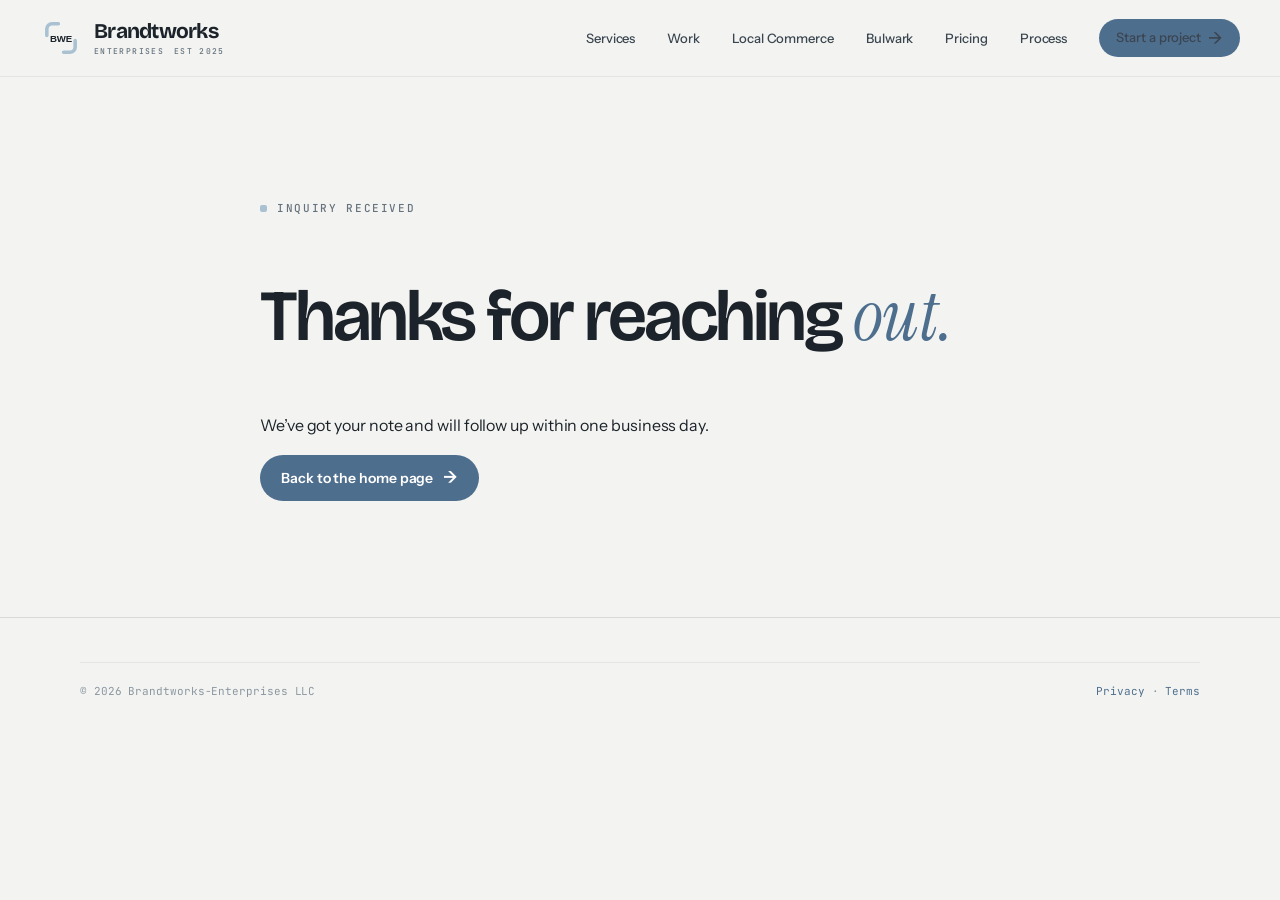
<file: thank-you.html>
<!doctype html>
<html lang="en"><head><meta charset="utf-8"><meta name="viewport" content="width=device-width, initial-scale=1"><meta name="theme-color" content="#F3F4F1"><meta name="robots" content="noindex"><title>Thanks for reaching out | Brandtworks Enterprises</title><link rel="icon" type="image/svg+xml" href="assets/favicon.svg"><link rel="stylesheet" href="css/site.css"><script src="js/site.js" defer></script></head>
<body><a class="skip-link" href="#main">Skip to content</a><header class="site-nav"><nav class="nav-inner" aria-label="Main navigation"><a class="brand" href="index.html" aria-label="Brandtworks Enterprises home"><img class="brand-mark" src="assets/logo/bwe-mark-on-light.svg" alt=""><span class="brand-copy"><span class="brand-name">Brandtworks</span><span class="brand-meta"><span>Enterprises</span><span>Est 2025</span></span></span></a><button class="nav-toggle" type="button" aria-expanded="false" aria-controls="primary-links" aria-label="Open navigation"><svg viewBox="0 0 24 24" fill="none" stroke="currentColor" stroke-width="1.8" stroke-linecap="round" aria-hidden="true"><path d="M4 7h16M4 12h16M4 17h16"/></svg></button><ul class="nav-links" id="primary-links"><li><a href="services.html">Services</a></li><li><a href="work.html">Work</a></li><li><a href="local-commerce.html">Local Commerce</a></li><li><a href="index.html#bulwark">Bulwark</a></li><li><a href="pricing.html">Pricing</a></li><li><a href="index.html#process">Process</a></li><li><a class="button button-small" href="get-started.html">Start a project <span class="button-arrow" aria-hidden="true">→</span></a></li></ul></nav></header>
<main id="main"><section class="section thank-you"><div class="container container-narrow"><span class="eyebrow">Inquiry received</span><h1>Thanks for reaching <span class="serif">out.</span></h1><p>We’ve got your note and will follow up within one business day.</p><a class="button" href="index.html">Back to the home page <span class="button-arrow" aria-hidden="true">→</span></a></div></section></main>
<footer class="site-footer"><div class="container"><div class="footer-bottom"><p>© 2026 Brandtworks-Enterprises LLC</p><p><a href="privacy-policy.html">Privacy</a> · <a href="eula.html">Terms</a></p></div></div></footer></body></html>
</file>
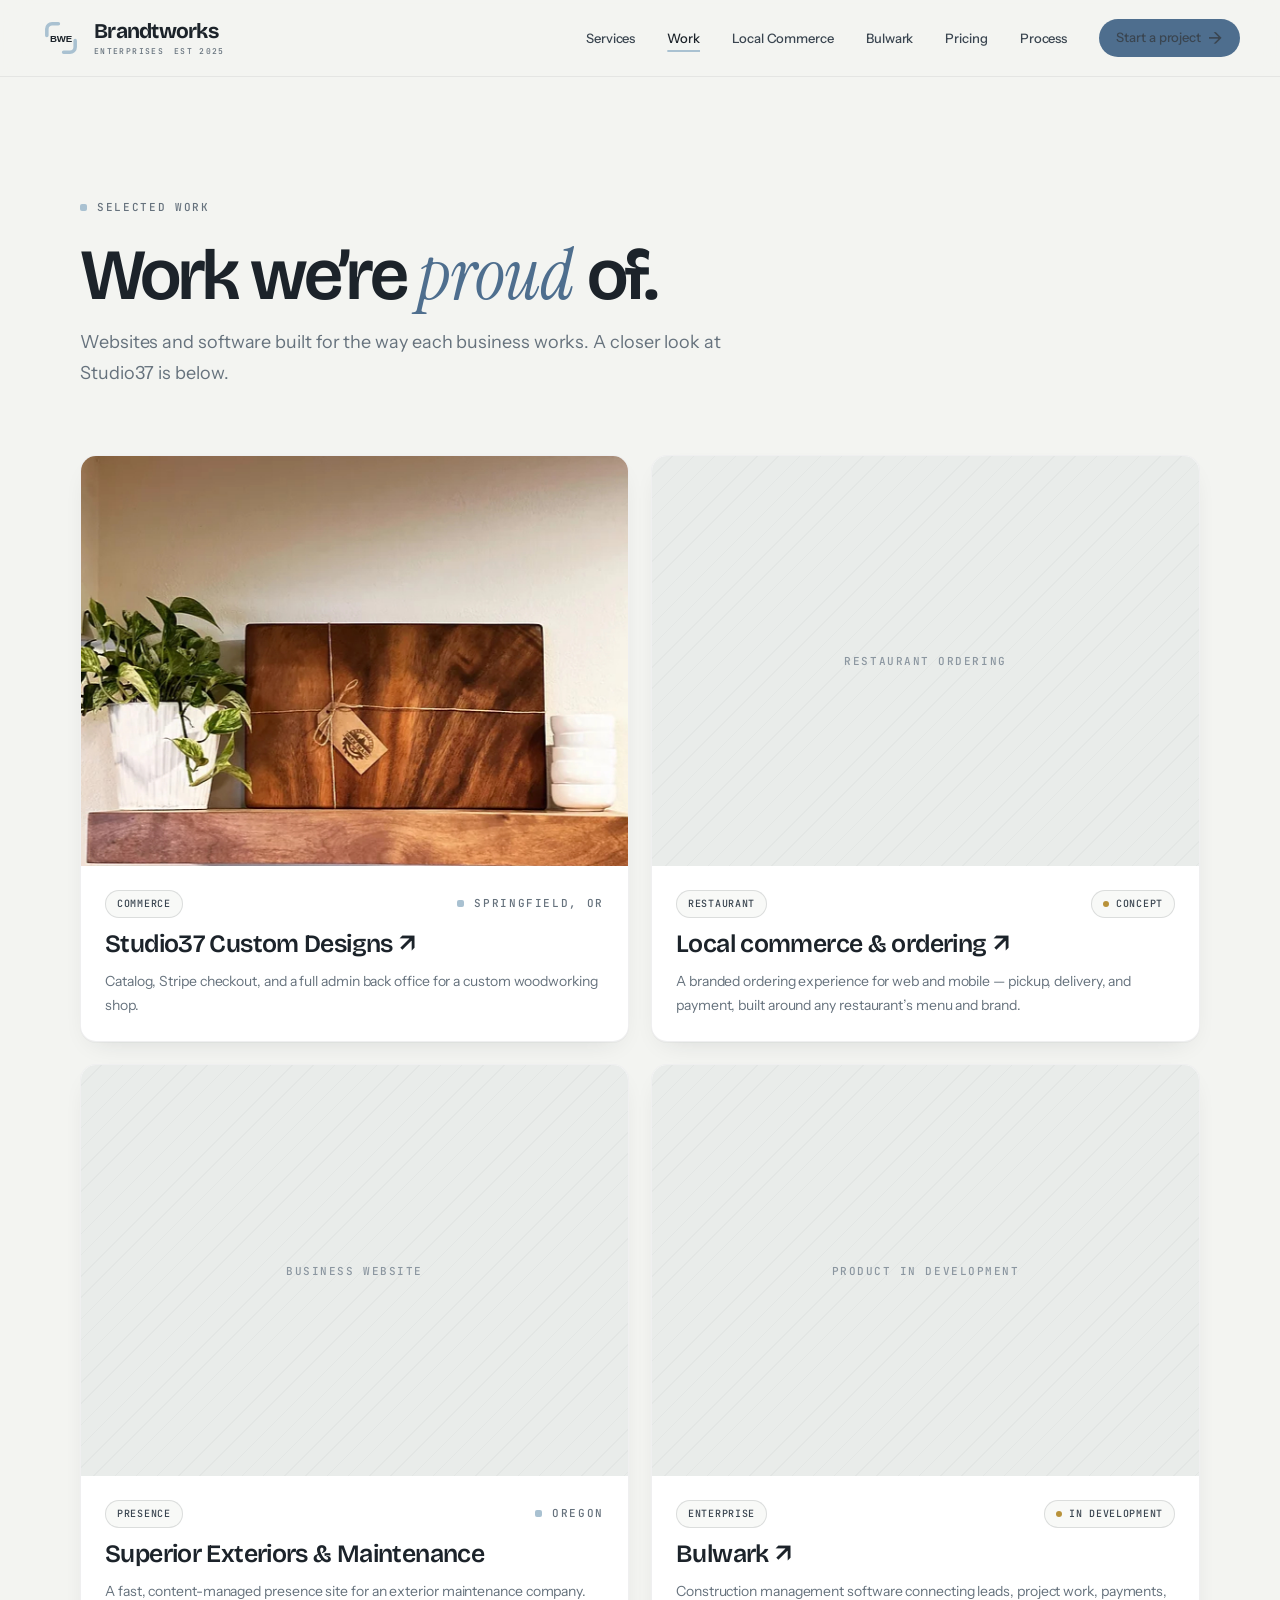
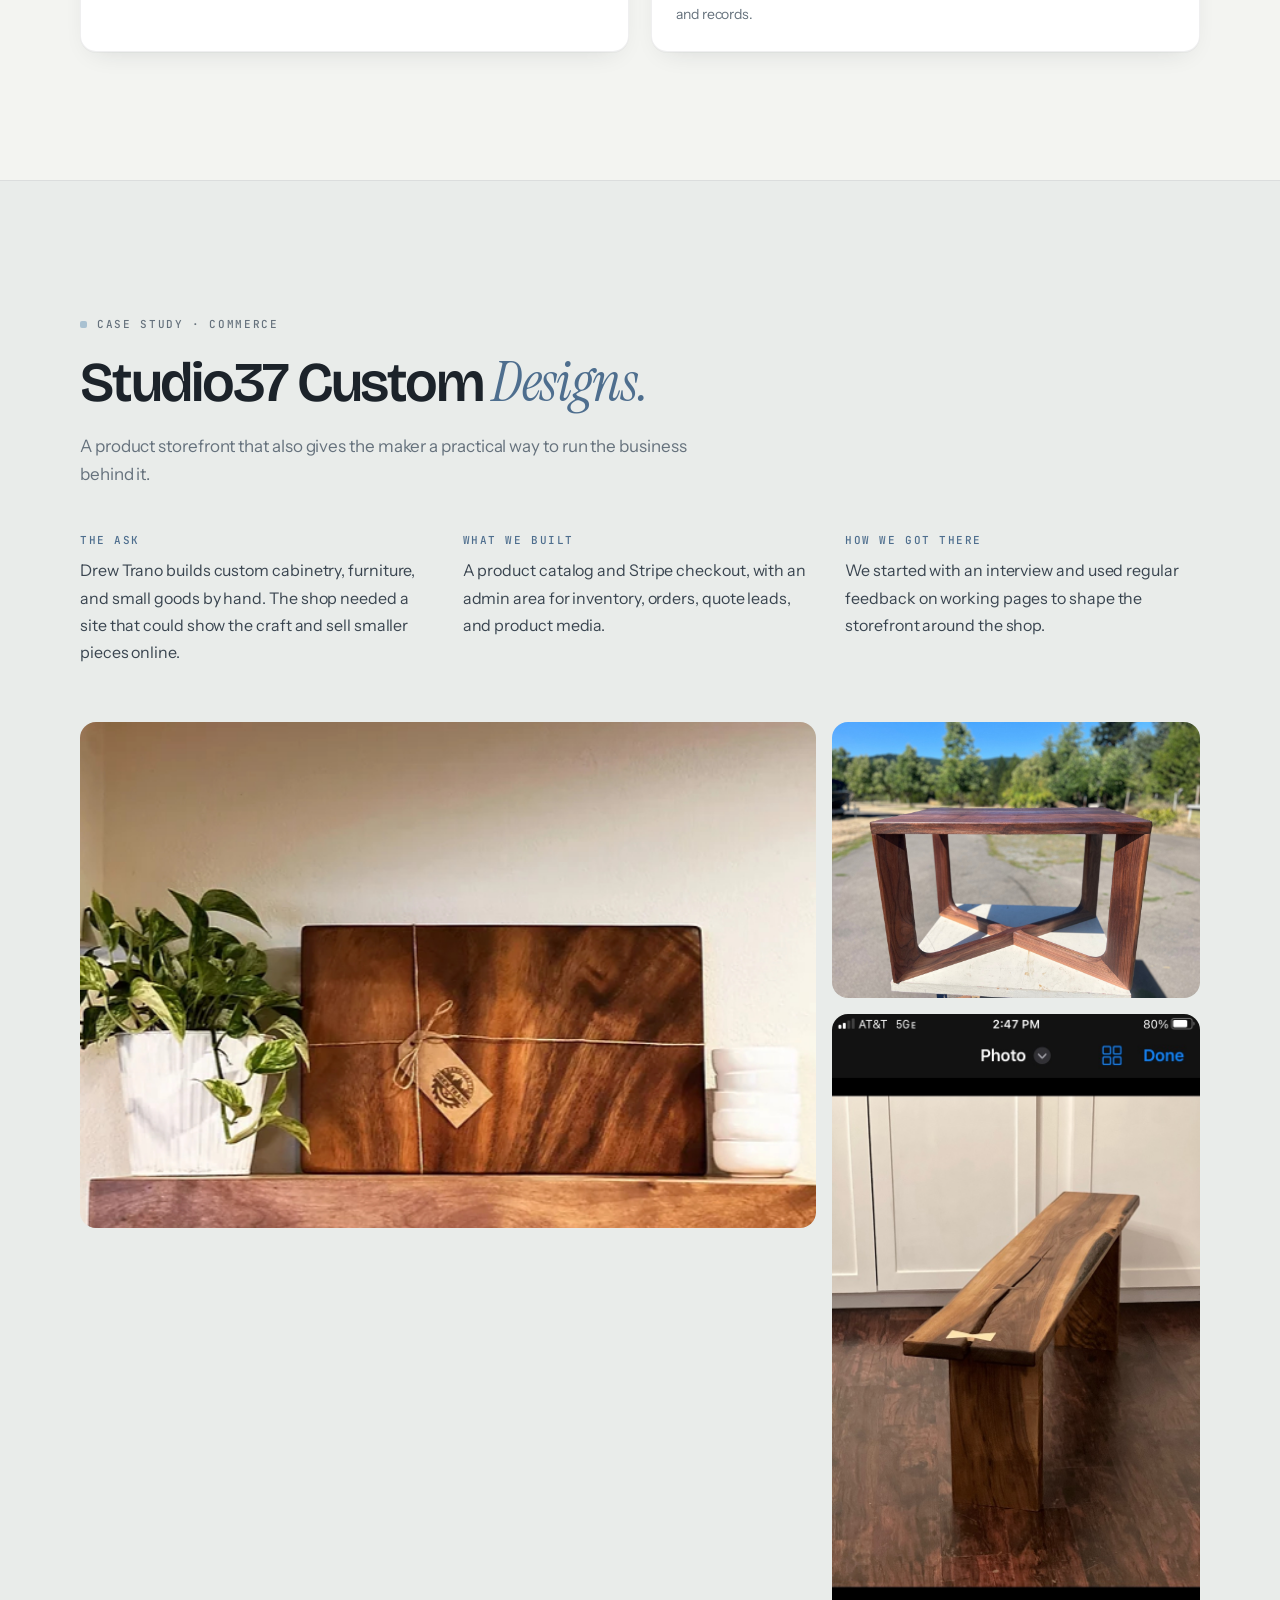
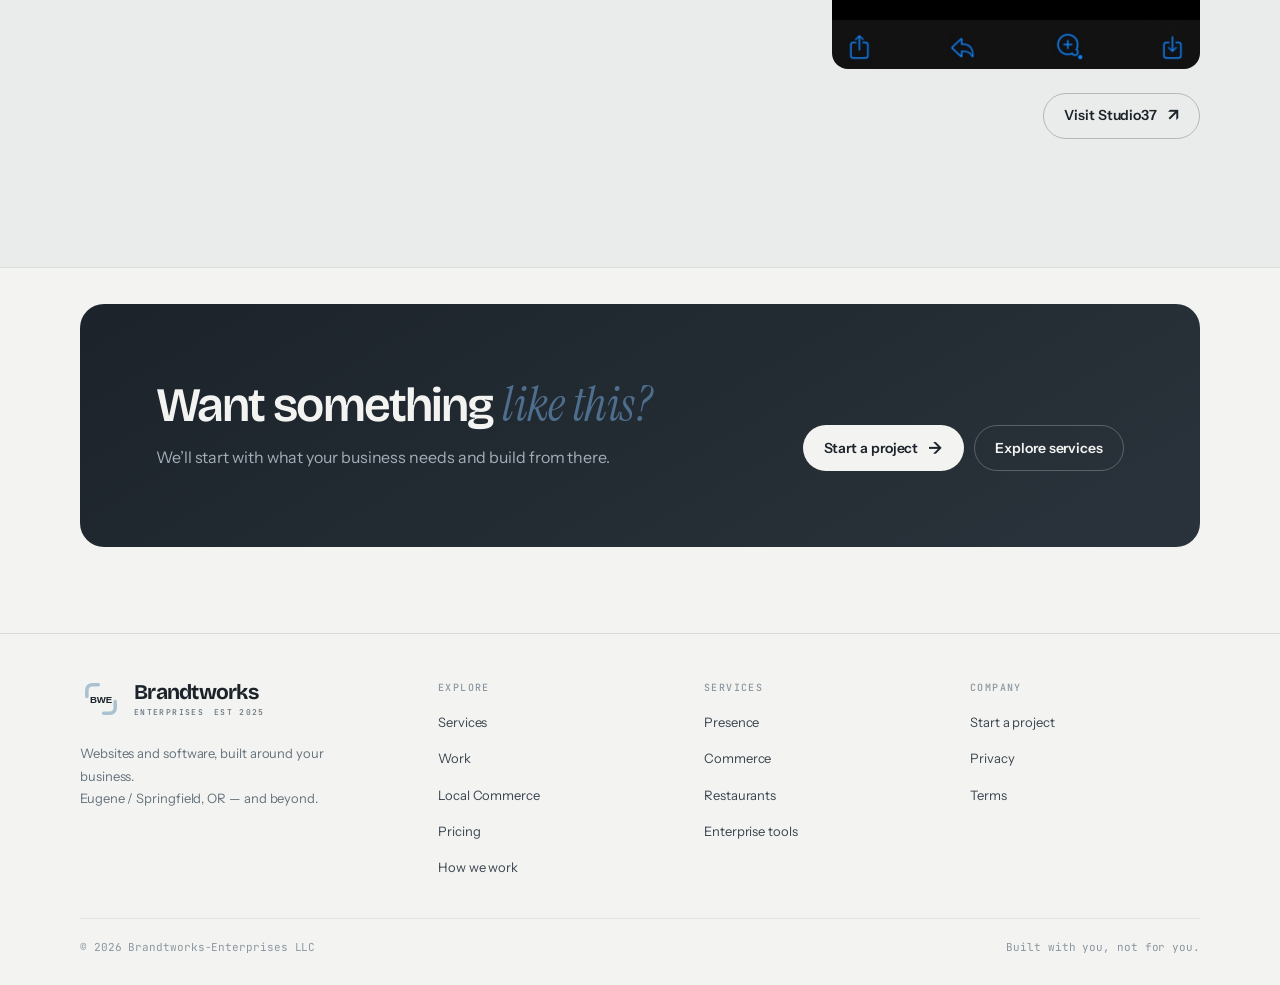
<file: work.html>
<!doctype html>
<html lang="en">
<head><meta charset="utf-8"><meta name="viewport" content="width=device-width, initial-scale=1"><meta name="theme-color" content="#F3F4F1"><meta name="description" content="Selected websites, commerce systems, and software built by Brandtworks Enterprises."><title>Work | Brandtworks Enterprises</title><link rel="icon" type="image/svg+xml" href="assets/favicon.svg"><link rel="stylesheet" href="css/site.css"><script src="js/site.js" defer></script></head>
<body><a class="skip-link" href="#main">Skip to content</a><header class="site-nav"><nav class="nav-inner" aria-label="Main navigation"><a class="brand" href="index.html" aria-label="Brandtworks Enterprises home"><img class="brand-mark" src="assets/logo/bwe-mark-on-light.svg" alt=""><span class="brand-copy"><span class="brand-name">Brandtworks</span><span class="brand-meta"><span>Enterprises</span><span>Est 2025</span></span></span></a><button class="nav-toggle" type="button" aria-expanded="false" aria-controls="primary-links" aria-label="Open navigation"><svg viewBox="0 0 24 24" fill="none" stroke="currentColor" stroke-width="1.8" stroke-linecap="round" aria-hidden="true"><path d="M4 7h16M4 12h16M4 17h16"/></svg></button><ul class="nav-links" id="primary-links"><li><a href="services.html">Services</a></li><li><a href="work.html" aria-current="page">Work</a></li><li><a href="local-commerce.html">Local Commerce</a></li><li><a href="index.html#bulwark">Bulwark</a></li><li><a href="pricing.html">Pricing</a></li><li><a href="index.html#process">Process</a></li><li><a class="button button-small" href="get-started.html">Start a project <span class="button-arrow" aria-hidden="true">→</span></a></li></ul></nav></header>
<main id="main">
  <header class="page-hero"><div class="container"><span class="eyebrow">Selected work</span><h1>Work we’re <span class="serif">proud</span> of.</h1><p>Websites and software built for the way each business works. A closer look at Studio37 is below.</p></div></header>
  <section class="section" style="padding-top:0"><div class="container"><div class="project-grid">
    <a class="project-card" href="#studio37"><div class="media"><img src="assets/work/studio37-boards.jpg" alt="Custom wood boards in the Studio37 workshop" loading="lazy"></div><div class="project-copy"><div class="card-meta"><span class="tag">Commerce</span><span class="eyebrow">Springfield, OR</span></div><h2>Studio37 Custom Designs <span aria-hidden="true">↗</span></h2><p>Catalog, Stripe checkout, and a full admin back office for a custom woodworking shop.</p></div></a>
    <a class="project-card" href="local-commerce.html"><div class="placeholder" style="aspect-ratio:4/3;border:0;border-radius:0">Restaurant ordering</div><div class="project-copy"><div class="card-meta"><span class="tag">Restaurant</span><span class="badge"><span class="badge-dot"></span> Concept</span></div><h2>Local commerce &amp; ordering <span aria-hidden="true">↗</span></h2><p>A branded ordering experience for web and mobile — pickup, delivery, and payment, built around any restaurant’s menu and brand.</p></div></a>
    <article class="project-card"><div class="placeholder" style="aspect-ratio:4/3;border:0;border-radius:0">Business website</div><div class="project-copy"><div class="card-meta"><span class="tag">Presence</span><span class="eyebrow">Oregon</span></div><h2>Superior Exteriors &amp; Maintenance</h2><p>A fast, content-managed presence site for an exterior maintenance company.</p></div></article>
    <a class="project-card" href="services.html#enterprise"><div class="placeholder" style="aspect-ratio:4/3;border:0;border-radius:0">Product in development</div><div class="project-copy"><div class="card-meta"><span class="tag">Enterprise</span><span class="badge"><span class="badge-dot"></span> In development</span></div><h2>Bulwark <span aria-hidden="true">↗</span></h2><p>Construction management software connecting leads, project work, payments, and records.</p></div></a>
  </div></div></section>
  <section class="section section-surface" id="studio37"><div class="container"><div class="section-heading"><span class="eyebrow">Case study · Commerce</span><h2>Studio37 Custom <span class="serif">Designs.</span></h2><p>A product storefront that also gives the maker a practical way to run the business behind it.</p></div><div class="case-copy-grid" style="margin-top:44px"><div><h2>The ask</h2><p>Drew Trano builds custom cabinetry, furniture, and small goods by hand. The shop needed a site that could show the craft and sell smaller pieces online.</p></div><div><h2>What we built</h2><p>A product catalog and Stripe checkout, with an admin area for inventory, orders, quote leads, and product media.</p></div><div><h2>How we got there</h2><p>We started with an interview and used regular feedback on working pages to shape the storefront around the shop.</p></div></div><div class="gallery"><div class="gallery-main"><img src="assets/work/studio37-boards.jpg" alt="Studio37 custom wood boards" loading="lazy"></div><div class="gallery-stack"><div><img src="assets/work/studio37-side-table.jpg" alt="Handcrafted side table by Studio37" loading="lazy"></div><div><img src="assets/work/studio37-bench.jpg" alt="Live-edge bench by Studio37" loading="lazy"></div></div></div><p style="display:flex;justify-content:flex-end;margin:24px 0 0"><a class="button button-secondary" href="https://studio37customdesigns.com" target="_blank" rel="noopener noreferrer">Visit Studio37 <span class="button-arrow" aria-hidden="true">↗</span></a></p></div></section>
  <section class="cta-wrap"><div class="container"><div class="cta-panel"><div><h2>Want something <span class="serif">like this?</span></h2><p>We’ll start with what your business needs and build from there.</p></div><div class="cta-actions"><a class="button button-inverse" href="get-started.html">Start a project <span class="button-arrow" aria-hidden="true">→</span></a><a class="button button-secondary" href="services.html">Explore services</a></div></div></div></section>
</main>
<footer class="site-footer"><div class="container"><div class="footer-main"><div class="footer-intro"><a class="brand" href="index.html"><img class="brand-mark" src="assets/logo/bwe-mark-on-light.svg" alt=""><span class="brand-copy"><span class="brand-name">Brandtworks</span><span class="brand-meta"><span>Enterprises</span><span>Est 2025</span></span></span></a><p>Websites and software, built around your business.<br>Eugene / Springfield, OR — and beyond.</p></div><div class="footer-col"><h2>Explore</h2><ul><li><a href="services.html">Services</a></li><li><a href="work.html">Work</a></li><li><a href="local-commerce.html">Local Commerce</a></li><li><a href="pricing.html">Pricing</a></li><li><a href="index.html#process">How we work</a></li></ul></div><div class="footer-col"><h2>Services</h2><ul><li><a href="services.html#presence">Presence</a></li><li><a href="services.html#commerce">Commerce</a></li><li><a href="services.html#restaurants">Restaurants</a></li><li><a href="services.html#enterprise">Enterprise tools</a></li></ul></div><div class="footer-col"><h2>Company</h2><ul><li><a href="get-started.html">Start a project</a></li><li><a href="privacy-policy.html">Privacy</a></li><li><a href="eula.html">Terms</a></li></ul></div></div><div class="footer-bottom"><p>© 2026 Brandtworks-Enterprises LLC</p><p>Built with you, not for you.</p></div></div></footer>
</body></html>
</file>
<file: css/site.css>
@import url('https://fonts.googleapis.com/css2?family=Bricolage+Grotesque:opsz,wght@12..96,500;12..96,600;12..96,700&family=Instrument+Sans:ital,wght@0,400;0,500;0,600;1,400&family=Instrument+Serif:ital@1&family=JetBrains+Mono:wght@400;500&display=swap');

:root {
  color-scheme: light;
  --slate-950: #12171C;
  --slate-900: #1C232A;
  --slate-850: #222A31;
  --slate-800: #2A333B;
  --slate-700: #3A4550;
  --slate-600: #4F5B66;
  --slate-500: #66727D;
  --slate-400: #8B96A0;
  --slate-300: #A3AEB8;
  --slate-200: #C6CDD3;
  --slate-100: #DDE2E6;
  --slate-50: #EEF0F1;
  --fog-0: #FFFFFF;
  --fog-50: #F8F9F7;
  --fog-100: #F3F4F1;
  --fog-200: #E9ECEA;
  --fog-300: #E4E8E6;
  --fog-400: #D3D9D8;
  --mist-50: #EEF3F6;
  --mist-100: #DCE6EC;
  --mist-200: #C4D5DF;
  --mist-300: #A9C1D1;
  --mist-400: #7F9FB6;
  --mist-500: #5F819C;
  --mist-600: #4E6E8E;
  --mist-700: #3D5A76;
  --mist-800: #2E455C;
  --mist-tint: rgba(78, 110, 142, .10);
  --harbor-100: #D5E2E1;
  --harbor-300: #8FAAAC;
  --harbor-500: #3F6368;
  --harbor-700: #2E4A4F;
  --green-500: #3E8E6E;
  --amber-500: #B8923A;
  --red-500: #C4524F;
  --blue-500: #4E6E8E;
  --bg-page: var(--fog-100);
  --bg-surface: var(--fog-200);
  --bg-card: var(--fog-0);
  --bg-raised: var(--fog-50);
  --bg-inverse: var(--slate-900);
  --bg-brand: var(--slate-900);
  --text-primary: var(--slate-900);
  --text-secondary: var(--slate-700);
  --text-muted: var(--slate-500);
  --text-dim: var(--slate-400);
  --text-inverse: var(--fog-100);
  --text-on-accent: var(--fog-0);
  --border-subtle: rgba(28, 35, 42, .07);
  --border-default: rgba(28, 35, 42, .13);
  --border-strong: rgba(28, 35, 42, .26);
  --brand-mark: var(--mist-300);
  --accent: var(--mist-600);
  --accent-hover: var(--mist-700);
  --accent-press: var(--mist-800);
  --accent-tint: rgba(78, 110, 142, .10);
  --accent-text: var(--mist-600);
  --success: var(--green-500);
  --success-tint: rgba(62, 142, 110, .12);
  --warning: var(--amber-500);
  --warning-tint: rgba(184, 146, 58, .14);
  --danger: var(--red-500);
  --danger-tint: rgba(196, 82, 79, .12);
  --info: var(--blue-500);
  --info-tint: rgba(78, 110, 142, .12);
  --focus-ring: 0 0 0 3px rgba(78, 110, 142, .28);
  --font-display: 'Bricolage Grotesque', 'Instrument Sans', system-ui, sans-serif;
  --font-body: 'Instrument Sans', 'Helvetica Neue', system-ui, sans-serif;
  --font-serif: 'Instrument Serif', Georgia, serif;
  --font-mono: 'JetBrains Mono', ui-monospace, monospace;
  --weight-regular: 400;
  --weight-medium: 500;
  --weight-semibold: 600;
  --weight-bold: 700;
  --leading-tight: 1.02;
  --leading-snug: 1.15;
  --leading-normal: 1.5;
  --leading-relaxed: 1.7;
  --tracking-display: -.035em;
  --tracking-heading: -.02em;
  --tracking-body: -.005em;
  --tracking-eyebrow: .14em;
  --tracking-button: .01em;
  --text-2xs: 11px;
  --text-xs: 12px;
  --text-sm: 14px;
  --text-base: 16px;
  --text-lg: 18px;
  --text-xl: 22px;
  --text-2xl: 28px;
  --text-3xl: 36px;
  --text-4xl: 48px;
  --text-5xl: 64px;
  --text-6xl: 84px;
  --text-7xl: 112px;
  --space-0: 0;
  --space-1: 4px;
  --space-2: 8px;
  --space-3: 12px;
  --space-4: 16px;
  --space-5: 24px;
  --space-6: 32px;
  --space-7: 48px;
  --space-8: 64px;
  --space-9: 96px;
  --space-10: 128px;
  --space-11: 160px;
  --container-max: 1240px;
  --container: var(--container-max);
  --container-narrow: 760px;
  --gutter: 40px;
  --gutter-mobile: 20px;
  --nav-h: 76px;
  --section-y: 128px;
  --section-y-mobile: 72px;
  --radius-xs: 3px;
  --radius-sm: 6px;
  --radius-md: 10px;
  --radius-lg: 16px;
  --radius-xl: 24px;
  --radius-pill: 999px;
  --shadow-modal: 0 32px 80px -16px rgba(18, 23, 28, .35);
  --shadow-card: 0 1px 0 rgba(28, 35, 42, .03), 0 10px 28px -14px rgba(28, 35, 42, .16);
  --shadow-raised: 0 2px 4px rgba(28, 35, 42, .04), 0 22px 44px -18px rgba(28, 35, 42, .24);
  --shadow-accent: 0 10px 26px -10px rgba(78, 110, 142, .55);
  --blur-nav: blur(14px) saturate(140%);
  --scrim-nav: rgba(243, 244, 241, .88);
  --scrim-hero: linear-gradient(to top, rgba(18, 23, 28, .94), rgba(18, 23, 28, .38) 56%, rgba(18, 23, 28, .08));
  --scrim-modal: rgba(18, 23, 28, .45);
  --ease-out: cubic-bezier(.2, .7, .2, 1);
  --ease-in-out: cubic-bezier(.65, 0, .35, 1);
  --dur-fast: 120ms;
  --dur-base: 200ms;
  --dur-slow: 360ms;
  --dur-reveal: 700ms;
  --grain-opacity: .03;
}

[data-theme="dark"] {
  --bg-page: var(--slate-900);
  --bg-surface: var(--slate-850);
  --bg-card: #262E36;
  --bg-raised: var(--slate-800);
  --bg-inverse: var(--fog-100);
  --bg-brand: var(--slate-950);
  --text-primary: var(--fog-100);
  --text-secondary: var(--slate-200);
  --text-muted: var(--slate-300);
  --text-dim: var(--slate-400);
  --text-inverse: var(--slate-900);
  --text-on-accent: var(--slate-900);
  --border-subtle: rgba(243, 244, 241, .08);
  --border-default: rgba(243, 244, 241, .13);
  --border-strong: rgba(243, 244, 241, .26);
  --accent: var(--mist-300);
  --accent-hover: var(--mist-200);
  --accent-press: var(--mist-400);
  --accent-tint: rgba(169, 193, 209, .14);
  --accent-text: var(--mist-300);
  --success: #6FBF9C;
  --success-tint: rgba(111, 191, 156, .14);
  --warning: #D9B866;
  --warning-tint: rgba(217, 184, 102, .14);
  --danger: #E08986;
  --danger-tint: rgba(224, 137, 134, .14);
  --info: var(--mist-300);
  --info-tint: rgba(169, 193, 209, .14);
  --focus-ring: 0 0 0 3px rgba(169, 193, 209, .32);
  --scrim-nav: rgba(28, 35, 42, .88);
  --scrim-modal: rgba(8, 10, 12, .66);
  --shadow-modal: 0 32px 80px -12px rgba(0, 0, 0, .65);
  --grain-opacity: .04;
  --shadow-card: inset 0 1px 0 rgba(255, 255, 255, .04), 0 12px 32px -12px rgba(0, 0, 0, .45);
  --shadow-raised: inset 0 1px 0 rgba(255, 255, 255, .05), 0 24px 48px -16px rgba(0, 0, 0, .55);
}

*, *::before, *::after { box-sizing: border-box; }
html { scroll-behavior: smooth; scroll-padding-top: calc(var(--nav-h) + 20px); -webkit-text-size-adjust: 100%; }
body { margin: 0; min-width: 320px; background: var(--bg-page); color: var(--text-primary); font: 400 16px/1.7 var(--font-body); letter-spacing: -.005em; -webkit-font-smoothing: antialiased; }
body.menu-open { overflow: hidden; }
img { display: block; max-width: 100%; }
a { color: var(--accent); text-decoration: none; transition: color 120ms ease; }
a:hover { color: var(--text-primary); }
button, input, select, textarea { font: inherit; }
button { color: inherit; }
:focus-visible { outline: none; box-shadow: var(--focus-ring); }
::selection { background: var(--mist-600); color: white; }
[hidden] { display: none !important; }
.skip-link { position: fixed; top: 8px; left: 8px; z-index: 100; padding: 10px 14px; transform: translateY(-160%); border-radius: var(--radius-sm); background: var(--slate-900); color: var(--fog-0); }
.skip-link:focus { transform: translateY(0); color: var(--fog-0); }
.container { width: min(var(--container), calc(100% - var(--gutter) * 2)); margin-inline: auto; }
.container-narrow { max-width: var(--container-narrow); }
.section { padding: var(--section-y) var(--gutter); }
.section-compact { padding-block: 72px; }
.section-surface { background: var(--bg-surface); border-block: 1px solid var(--border-subtle); }
.eyebrow { display: inline-flex; align-items: center; gap: 10px; color: var(--text-muted); font: 500 11px/1.4 var(--font-mono); letter-spacing: .15em; text-transform: uppercase; }
.eyebrow::before { content: ''; width: 7px; height: 7px; flex: 0 0 7px; border-radius: 2px; background: var(--brand-mark); }
.eyebrow-index { color: var(--accent); }
.display { font-family: var(--font-display); font-weight: 600; letter-spacing: -.04em; line-height: 1.02; }
.serif { color: var(--accent); font-family: var(--font-serif); font-weight: 400; font-style: italic; letter-spacing: -.01em; }
.section-heading { max-width: 760px; }
.section-heading h1, .section-heading h2 { margin: 18px 0 0; font: 600 56px/1.02 var(--font-display); letter-spacing: -.04em; text-wrap: balance; }
.section-heading p { max-width: 640px; margin: 20px 0 0; color: var(--text-muted); font-size: 17px; line-height: 1.7; }
.section-heading.center { margin-inline: auto; text-align: center; }
.section-heading.center p { margin-inline: auto; }

.site-nav { position: sticky; top: 0; z-index: 20; min-height: var(--nav-h); background: var(--scrim-nav); border-bottom: 1px solid var(--border-subtle); backdrop-filter: blur(14px) saturate(140%); -webkit-backdrop-filter: blur(14px) saturate(140%); }
.nav-inner { width: min(var(--container), calc(100% - var(--gutter) * 2)); min-height: var(--nav-h); margin-inline: auto; display: flex; align-items: center; justify-content: space-between; gap: 30px; }
.brand { display: inline-flex; align-items: center; gap: 12px; flex: 0 0 auto; color: var(--text-primary); }
.brand-mark { width: 42px; height: 42px; object-fit: contain; }
.brand-copy { display: flex; flex-direction: column; line-height: 1; }
.brand-name { font: 700 21px/.98 var(--font-display); letter-spacing: -.035em; }
.brand-meta { display: flex; justify-content: space-between; gap: 10px; margin-top: 5px; color: var(--text-muted); font: 500 8px/1 var(--font-mono); letter-spacing: .17em; text-transform: uppercase; }
.nav-links { display: flex; align-items: center; gap: clamp(16px, 2.5vw, 34px); margin: 0; padding: 0; list-style: none; }
.nav-links a { display: inline-flex; align-items: center; gap: 7px; color: var(--text-secondary); font-size: 13px; font-weight: 500; white-space: nowrap; }
.nav-links a:hover, .nav-links a[aria-current="page"] { color: var(--text-primary); }
.nav-links a[aria-current="page"]:not(.button) { text-decoration: underline; text-decoration-color: var(--brand-mark); text-decoration-thickness: 2px; text-underline-offset: 7px; }
.nav-toggle { display: none; width: 44px; height: 44px; align-items: center; justify-content: center; border: 1px solid var(--border-default); border-radius: var(--radius-pill); background: var(--bg-card); cursor: pointer; }
.nav-toggle svg { width: 19px; height: 19px; }

.button { display: inline-flex; align-items: center; justify-content: center; gap: 10px; min-height: 46px; padding: 11px 20px; border: 1px solid transparent; border-radius: var(--radius-pill); background: var(--accent); color: var(--fog-0); font-size: 14px; font-weight: 600; line-height: 1.2; text-align: center; cursor: pointer; transition: transform 200ms var(--ease-out), color 120ms ease, background 120ms ease, border-color 120ms ease, box-shadow 200ms var(--ease-out); }
.button:hover { transform: translateY(-1px); background: var(--accent-hover); color: var(--fog-0); box-shadow: var(--shadow-accent); }
.button:active { transform: scale(.98); }
.button-secondary { background: transparent; color: var(--text-primary); border-color: var(--border-strong); }
.button-secondary:hover { background: var(--accent-tint); border-color: var(--text-primary); color: var(--text-primary); box-shadow: none; }
.button-link { min-height: 42px; padding: 8px 0; background: transparent; color: var(--accent); border: 0; }
.button-link:hover { background: transparent; color: var(--text-primary); box-shadow: none; }
.button-inverse { background: var(--fog-100); color: var(--slate-900); }
.button-inverse:hover { background: var(--mist-200); color: var(--slate-900); }
.button-small { min-height: 38px; padding: 9px 16px; font-size: 13px; }
.button-arrow { font-size: 17px; line-height: 1; }

.hero { position: relative; overflow: hidden; padding: clamp(68px, 8vw, 112px) var(--gutter) 42px; border-bottom: 1px solid var(--border-subtle); }
.hero::before { content: ''; position: absolute; inset: 0; pointer-events: none; background: radial-gradient(60% 70% at 85% 8%, rgba(169,193,209,.42), transparent 70%); }
.hero-inner { position: relative; }
.hero-copy { max-width: 1060px; animation: rise-in 700ms var(--ease-out) both; }
.hero h1 { max-width: 1220px; margin: 22px 0 18px; font: 600 88px/.99 var(--font-display); letter-spacing: -.045em; text-wrap: balance; }
.hero-lede { max-width: 650px; margin: 0; color: var(--text-muted); font-size: 18px; line-height: 1.65; text-wrap: pretty; }
.hero-actions { display: flex; flex-wrap: wrap; gap: 12px; margin-top: 24px; }
.service-ribbon { display: grid; grid-template-columns: repeat(4, minmax(0, 1fr)); margin-top: 48px; border-top: 1px solid var(--border-default); }
.service-ribbon a { display: flex; flex-direction: column; gap: 8px; padding: 22px 18px 8px; border-right: 1px solid var(--border-subtle); color: inherit; }
.service-ribbon a:first-child { padding-left: 0; }
.service-ribbon a:last-child { border: 0; }
.service-ribbon strong { display: flex; align-items: center; gap: 10px; font-size: 15px; font-weight: 600; }
.service-ribbon strong::before { content: ''; width: 8px; height: 8px; border-radius: 2px; background: var(--brand-mark); }
.service-ribbon span { color: var(--text-muted); font: 400 12px/1.5 var(--font-mono); }

.grid { display: grid; gap: 20px; }
.grid-two { grid-template-columns: repeat(2, minmax(0, 1fr)); }
.grid-three { grid-template-columns: repeat(3, minmax(0, 1fr)); }
.grid-four { grid-template-columns: repeat(4, minmax(0, 1fr)); }
.service-card, .card { min-width: 0; border: 1px solid var(--border-subtle); border-radius: var(--radius-lg); background: var(--bg-card); box-shadow: var(--shadow-card); transition: transform 360ms var(--ease-out), border-color 200ms ease, box-shadow 360ms var(--ease-out); }
.service-card:hover, .card:hover { transform: translateY(-3px); border-color: var(--border-default); box-shadow: var(--shadow-raised); }
.service-card { display: flex; flex-direction: column; padding: 30px; color: inherit; }
.card-body { padding: 28px; }
.service-card-top, .card-meta { display: flex; align-items: center; justify-content: space-between; gap: 12px; }
.icon-box { display: inline-flex; width: 42px; height: 42px; align-items: center; justify-content: center; border-radius: 13px; background: var(--mist-50); color: var(--accent); }
.icon-box svg { width: 21px; height: 21px; }
.service-card h3 { margin: 24px 0 10px; font: 600 27px/1.1 var(--font-display); letter-spacing: -.025em; }
.service-card p { margin: 0; color: var(--text-muted); font-size: 15px; line-height: 1.65; }
.service-card ul, .check-list { display: grid; gap: 10px; margin: 20px 0 0; padding: 18px 0 0; border-top: 1px solid var(--border-subtle); list-style: none; }
.service-card li, .check-list li { display: flex; align-items: flex-start; gap: 9px; color: var(--text-secondary); font-size: 13px; line-height: 1.5; }
.check { position: relative; display: inline-block; width: 14px; height: 14px; flex: 0 0 14px; margin-top: 2px; overflow: hidden; color: transparent; font-size: 0; }
.check::before { position: absolute; top: 2px; left: 3px; width: 8px; height: 5px; content: ''; transform: rotate(-45deg); border-bottom: 2px solid var(--accent); border-left: 2px solid var(--accent); }
.service-card .card-link { display: inline-flex; gap: 8px; margin-top: auto; padding-top: 22px; color: var(--accent); font-size: 13px; font-weight: 600; }
.service-card .card-link span { transition: transform 200ms var(--ease-out); }
.service-card:hover .card-link span { transform: translateX(4px); }

.badge, .tag { display: inline-flex; align-items: center; gap: 7px; width: fit-content; padding: 6px 11px; border: 1px solid var(--border-default); border-radius: var(--radius-pill); background: var(--bg-raised); color: var(--text-secondary); font: 500 10px/1.4 var(--font-mono); letter-spacing: .07em; text-transform: uppercase; }
.badge-dot { width: 6px; height: 6px; border-radius: 50%; background: #B8923A; }
.tag-row { display: flex; flex-wrap: wrap; gap: 8px; }

.feature-split { display: grid; grid-template-columns: minmax(0, 1.05fr) minmax(0, .95fr); align-items: center; gap: clamp(42px, 7vw, 88px); }
.frame { position: relative; padding: 14px; }
.frame::before, .frame::after { position: absolute; z-index: 2; width: 30px; height: 30px; content: ''; pointer-events: none; }
.frame::before { top: 0; left: 0; border-top: 3px solid var(--brand-mark); border-left: 3px solid var(--brand-mark); border-top-left-radius: 11px; }
.frame::after { right: 0; bottom: 0; border-right: 3px solid var(--brand-mark); border-bottom: 3px solid var(--brand-mark); border-bottom-right-radius: 11px; }
.media { position: relative; overflow: hidden; border-radius: var(--radius-lg); background: var(--bg-surface); aspect-ratio: 4 / 3; }
.media img { width: 100%; height: 100%; object-fit: cover; transition: transform 500ms var(--ease-out); }
.frame:hover .media img, .project-card:hover .media img { transform: scale(1.04); }
.media-scrim { position: absolute; inset: 0; background: var(--scrim-hero); }
.feature-copy { display: flex; flex-direction: column; align-items: flex-start; gap: 20px; }
.feature-copy h2 { margin: 0; font: 600 48px/1.04 var(--font-display); letter-spacing: -.04em; text-wrap: balance; }
.feature-copy p { margin: 0; color: var(--text-muted); font-size: 16px; line-height: 1.7; }
.feature-copy .check-list { width: 100%; grid-template-columns: repeat(2, minmax(0, 1fr)); }
.dark-band { position: relative; overflow: hidden; padding: clamp(34px, 6vw, 72px); border-radius: var(--radius-xl); background: linear-gradient(150deg, var(--slate-900), var(--harbor-700)); color: var(--fog-100); }
.dark-band::after { position: absolute; inset: 0; content: ''; pointer-events: none; opacity: .03; background-image: url("data:image/svg+xml,%3Csvg viewBox='0 0 256 256' xmlns='http://www.w3.org/2000/svg'%3E%3Cfilter id='n'%3E%3CfeTurbulence type='fractalNoise' baseFrequency='.9' numOctaves='4' stitchTiles='stitch'/%3E%3C/filter%3E%3Crect width='100%25' height='100%25' filter='url(%23n)' opacity='.4'/%3E%3C/svg%3E"); background-size: 160px; mix-blend-mode: overlay; }
.dark-band > * { position: relative; z-index: 1; }
.dark-band .serif { color: var(--mist-300); }
.dark-band .eyebrow { color: var(--mist-300); }
.module-grid { display: grid; grid-template-columns: repeat(3, minmax(0, 1fr)); gap: 1px; overflow: hidden; margin-top: 38px; border: 1px solid var(--border-subtle); border-radius: var(--radius-lg); background: var(--border-subtle); }
.module { display: flex; flex-direction: column; gap: 8px; min-height: 140px; padding: 22px; background: rgba(18, 23, 28, .65); }
.module h3 { margin: 0; font: 600 15px/1.25 var(--font-display); }
.module p { margin: 0; color: var(--slate-300); font-size: 13px; line-height: 1.55; }
.process-grid { display: grid; grid-template-columns: repeat(4, minmax(0, 1fr)); gap: 22px; margin: 54px 0 0; padding: 0; list-style: none; }
.process-step { padding-top: 20px; border-top: 2px solid var(--border-default); }
.process-step:nth-child(3) { border-color: var(--accent); }
.process-number { color: var(--text-dim); font: 500 11px/1.4 var(--font-mono); letter-spacing: .15em; }
.process-step:nth-child(3) .process-number { color: var(--accent); }
.process-step h3 { margin: 14px 0 8px; font: 600 22px/1.2 var(--font-display); }
.process-step p { margin: 0; color: var(--text-muted); font-size: 14px; line-height: 1.65; }

.cta-wrap { padding: 36px var(--gutter) 86px; }
.cta-panel { display: flex; align-items: flex-end; justify-content: space-between; gap: 30px; padding: clamp(34px, 6vw, 76px); border-radius: var(--radius-xl); background: linear-gradient(150deg, var(--slate-900), var(--slate-800)); color: var(--fog-100); }
.cta-panel h2 { max-width: 650px; margin: 0; font: 600 48px/1.03 var(--font-display); letter-spacing: -.04em; }
.cta-panel p { max-width: 580px; margin: 14px 0 0; color: var(--slate-300); font-size: 16px; }
.cta-actions { display: flex; flex-wrap: wrap; gap: 10px; }
.cta-panel .button-secondary { color: var(--fog-100); border-color: rgba(243,244,241,.26); }
.cta-panel .button-secondary:hover { background: rgba(243,244,241,.08); border-color: var(--fog-100); }

.page-hero { padding: clamp(72px, 9vw, 120px) var(--gutter) 66px; }
.page-hero h1 { max-width: 980px; margin: 20px 0 16px; font: 600 72px/1 var(--font-display); letter-spacing: -.045em; text-wrap: balance; }
.page-hero p { max-width: 700px; margin: 0; color: var(--text-muted); font-size: 18px; line-height: 1.7; }
.service-tabs, .filter-tabs { display: flex; gap: 8px; overflow-x: auto; padding: 4px 2px 10px; scrollbar-width: thin; }
.service-tabs a, .filter-tabs button { flex: 0 0 auto; padding: 10px 16px; border: 1px solid var(--border-default); border-radius: var(--radius-pill); background: var(--bg-card); color: var(--text-secondary); font-size: 13px; font-weight: 500; cursor: pointer; }
.service-tabs a[aria-current="page"], .filter-tabs button[aria-pressed="true"] { border-color: var(--accent); background: var(--accent); color: white; }
.service-detail { display: grid; grid-template-columns: minmax(0, 1fr) minmax(0, .9fr); gap: clamp(36px, 7vw, 88px); align-items: start; }
.service-detail h2 { margin: 18px 0; font: 600 50px/1.04 var(--font-display); letter-spacing: -.04em; }
.service-detail p { color: var(--text-secondary); }
.service-detail .check-list { margin-top: 22px; }
.service-detail .frame { margin-top: 10px; }
.service-detail .media { aspect-ratio: 16 / 10; }
.placeholder { display: grid; min-height: 260px; place-items: center; border: 1px dashed var(--border-strong); border-radius: var(--radius-lg); background: repeating-linear-gradient(135deg, transparent 0 14px, rgba(28,35,42,.03) 14px 15px), var(--bg-surface); color: var(--text-dim); font: 500 11px var(--font-mono); letter-spacing: .14em; text-align: center; text-transform: uppercase; }

.pricing-grid { display: grid; grid-template-columns: repeat(3, minmax(0, 1fr)); align-items: stretch; gap: 20px; }
.price-card { position: relative; display: flex; flex-direction: column; padding: 30px; border: 1px solid var(--border-default); border-radius: var(--radius-lg); background: var(--bg-card); box-shadow: var(--shadow-card); }
.price-card.featured { border: 1.5px solid var(--accent); background: linear-gradient(180deg, var(--accent-tint), transparent 130px), var(--bg-card); }
.price-card h3 { margin: 16px 0 4px; font: 600 24px/1.15 var(--font-display); }
.price { margin: 12px 0 0; font: 600 48px/1 var(--font-display); letter-spacing: -.04em; }
.price small { color: var(--text-muted); font: 400 13px/1.4 var(--font-mono); letter-spacing: 0; }
.price-card .check-list { margin-block: 22px 26px; }
.price-card .button { margin-top: auto; width: 100%; }
.pricing-note { margin-top: 22px; padding: 26px 28px; border: 1px solid var(--border-default); border-radius: var(--radius-lg); background: var(--bg-raised); }
.pricing-note h3 { margin: 0 0 8px; font: 600 22px/1.2 var(--font-display); }
.pricing-note p { max-width: 680px; margin: 0; color: var(--text-muted); }

.project-grid { display: grid; grid-template-columns: repeat(2, minmax(0, 1fr)); gap: 22px; }
.project-card { overflow: hidden; border: 1px solid var(--border-subtle); border-radius: var(--radius-lg); background: var(--bg-card); box-shadow: var(--shadow-card); color: inherit; transition: transform 360ms var(--ease-out), box-shadow 360ms var(--ease-out); }
.project-card:hover { transform: translateY(-3px); box-shadow: var(--shadow-raised); }
.project-card .media { aspect-ratio: 4 / 3; border-radius: 0; }
.project-card .media img { transition: transform 500ms var(--ease-out); }
.project-copy { display: grid; gap: 12px; padding: 24px; }
.project-copy h2 { margin: 0; font: 600 25px/1.12 var(--font-display); letter-spacing: -.025em; }
.project-copy p { margin: 0; color: var(--text-muted); font-size: 14px; }
.case-hero { position: relative; display: flex; min-height: min(72vh, 720px); align-items: flex-end; overflow: hidden; background: var(--slate-900); color: white; }
.case-hero > img { position: absolute; inset: 0; width: 100%; height: 100%; object-fit: cover; opacity: .78; }
.case-hero::after { position: absolute; inset: 0; content: ''; background: var(--scrim-hero); }
.case-hero .container { position: relative; z-index: 1; padding-block: 88px 56px; }
.case-hero h1 { max-width: 860px; margin: 20px 0; font: 600 72px/.98 var(--font-display); letter-spacing: -.045em; }
.case-hero .serif { color: var(--mist-300); }
.case-hero .eyebrow { color: var(--mist-200); }
.case-copy-grid { display: grid; grid-template-columns: repeat(3, minmax(0, 1fr)); gap: 28px; }
.case-copy-grid h2 { margin: 0 0 10px; color: var(--accent); font: 500 11px var(--font-mono); letter-spacing: .14em; text-transform: uppercase; }
.case-copy-grid p { margin: 0; color: var(--text-secondary); }
.gallery { display: grid; grid-template-columns: 2fr 1fr; gap: 16px; margin-top: 56px; }
.gallery-main, .gallery-stack > div { overflow: hidden; border-radius: var(--radius-lg); }
.gallery-main { aspect-ratio: 16 / 11; }
.gallery-stack { display: grid; gap: 16px; }
.gallery-stack > div { min-height: 160px; }
.gallery img { width: 100%; height: 100%; object-fit: cover; }

.contact-layout { display: grid; grid-template-columns: minmax(280px, .8fr) minmax(0, 1.2fr); align-items: start; gap: clamp(36px, 7vw, 96px); }
.contact-steps { margin: 34px 0 0; padding: 0; list-style: none; }
.contact-steps li { display: flex; gap: 16px; padding: 17px 0; border-top: 1px solid var(--border-subtle); }
.contact-steps li > span:first-child { color: var(--accent); font: 500 11px var(--font-mono); }
.contact-steps strong { display: block; font: 600 16px var(--font-display); }
.contact-steps p { margin: 4px 0 0; color: var(--text-muted); font-size: 14px; }
.form-panel { padding: clamp(22px, 4vw, 40px); border: 1px solid var(--border-subtle); border-radius: var(--radius-lg); background: var(--bg-card); box-shadow: var(--shadow-card); }
.form { display: grid; gap: 20px; }
.form-grid { display: grid; grid-template-columns: repeat(2, minmax(0, 1fr)); gap: 16px; }
.field { display: grid; gap: 7px; }
.field label, .field legend { color: var(--text-secondary); font: 500 11px/1.4 var(--font-mono); letter-spacing: .1em; text-transform: uppercase; }
.field input, .field select, .field textarea { width: 100%; min-height: 48px; padding: 11px 13px; border: 1px solid var(--border-default); border-radius: var(--radius-sm); background: var(--bg-raised); color: var(--text-primary); font: 400 15px/1.45 var(--font-body); }
.field textarea { min-height: 134px; resize: vertical; }
.field input::placeholder, .field textarea::placeholder { color: var(--text-dim); }
.field input:focus, .field select:focus, .field textarea:focus { border-color: var(--accent); outline: none; box-shadow: var(--focus-ring); }
.fieldset { display: grid; gap: 10px; margin: 0; padding: 0; border: 0; }
.choice-row { display: flex; flex-wrap: wrap; gap: 8px; }
.choice { position: relative; }
.choice input { position: absolute; opacity: 0; }
.choice label { display: inline-flex; align-items: center; min-height: 40px; padding: 8px 13px; border: 1px solid var(--border-default); border-radius: var(--radius-pill); background: var(--bg-raised); color: var(--text-secondary); font: 500 12px/1.3 var(--font-body); letter-spacing: 0; text-transform: none; cursor: pointer; }
.choice input:checked + label { border-color: var(--accent); background: var(--accent-tint); color: var(--text-primary); }
.choice input:focus-visible + label { box-shadow: var(--focus-ring); }
.check-grid { display: grid; grid-template-columns: repeat(2, minmax(0, 1fr)); gap: 10px; }
.check-option { display: flex; align-items: center; gap: 10px; min-height: 42px; color: var(--text-secondary); font-size: 14px; cursor: pointer; }
.check-option input { width: 18px; height: 18px; accent-color: var(--accent); }
.form-footnote { margin: 0; color: var(--text-dim); font-size: 12px; text-align: center; }

.site-footer { padding: 44px var(--gutter) 28px; border-top: 1px solid var(--border-default); background: var(--bg-page); }
.footer-main { display: grid; grid-template-columns: 1.4fr 1fr 1fr 1fr; gap: 36px; padding-bottom: 38px; }
.footer-intro p { max-width: 300px; margin: 14px 0 0; color: var(--text-muted); font-size: 13px; }
.footer-col h2 { margin: 3px 0 14px; color: var(--text-dim); font: 500 10px var(--font-mono); letter-spacing: .14em; text-transform: uppercase; }
.footer-col ul { display: grid; gap: 9px; margin: 0; padding: 0; list-style: none; }
.footer-col a { color: var(--text-secondary); font-size: 13px; }
.footer-col a:hover { color: var(--accent); }
.footer-bottom { display: flex; justify-content: space-between; gap: 16px; padding-top: 20px; border-top: 1px solid var(--border-subtle); color: var(--text-dim); font: 400 11px/1.6 var(--font-mono); }
.footer-bottom p { margin: 0; }

.legal-content { max-width: 760px; }
.legal-content h2 { margin: 36px 0 8px; font: 600 24px/1.2 var(--font-display); }
.legal-content h3 { margin: 26px 0 8px; font: 600 18px/1.3 var(--font-display); }
.legal-content p, .legal-content li { color: var(--text-secondary); }
.legal-content ul { padding-left: 22px; }
.legal-list { margin-block: 16px; }
.legal-list li { margin-bottom: 8px; }
.legal-content a { color: var(--accent); text-decoration: underline; text-underline-offset: 3px; }
.nav { position: sticky; top: 0; z-index: 20; display: flex; align-items: center; justify-content: space-between; height: var(--nav-h); padding-inline: var(--gutter); border-bottom: 1px solid var(--border-subtle); background: var(--scrim-nav); backdrop-filter: blur(14px) saturate(140%); -webkit-backdrop-filter: blur(14px) saturate(140%); }
.nav-brand { display: flex; align-items: center; gap: 12px; }
.nav-brand svg, .footer-brand svg { display: none; }
.nav-brand::before, .footer-brand::before { display: block; flex: 0 0 auto; content: ''; background: url('../assets/logo/bwe-mark-on-light.svg') center / contain no-repeat; }
.nav-brand::before { width: 38px; height: 38px; }
.footer-brand::before { width: 24px; height: 24px; }
.nav-brand-text { display: flex; flex-direction: column; }
.nav-brand-primary { font: 700 21px/.98 var(--font-display); letter-spacing: -.035em; color: var(--text-primary); }
.nav-brand-secondary { margin-top: 5px; color: var(--text-muted); font: 500 8px/1 var(--font-mono); letter-spacing: .17em; text-transform: uppercase; }
.nav-links.open { display: flex; }
.nav-toggle { width: 44px; height: 44px; align-items: center; justify-content: center; border: 1px solid var(--border-default); border-radius: var(--radius-pill); background: var(--bg-card); }
.nav-cta { padding: 9px 16px; border: 1px solid var(--accent); border-radius: var(--radius-pill); color: var(--accent) !important; }
.footer { display: flex; justify-content: space-between; align-items: center; gap: 20px; padding: 32px var(--gutter); border-top: 1px solid var(--border-default); }
.footer-brand { display: flex; align-items: center; gap: 12px; }
.footer-brand p, .footer-tagline { margin: 0; color: var(--text-muted); font: 400 11px/1.6 var(--font-mono); }
.simple-page { padding: 96px var(--gutter); }
.simple-page h1 { font: 600 64px/1 var(--font-display); letter-spacing: -.04em; }
.simple-page p { color: var(--text-muted); }
.thank-you { min-height: 60vh; display: grid; align-content: center; padding-block: 80px; }
.thank-you h1 { max-width: 800px; font: 600 72px/1 var(--font-display); letter-spacing: -.045em; }

@keyframes rise-in { from { opacity: 0; transform: translateY(14px); } to { opacity: 1; transform: none; } }
@media (prefers-reduced-motion: reduce) { *, *::before, *::after { scroll-behavior: auto !important; animation-duration: .01ms !important; animation-iteration-count: 1 !important; transition-duration: .01ms !important; } }
@media (max-width: 1000px) {
  :root { --gutter: 28px; --section-y: 96px; }
  .nav-toggle { display: inline-flex; }
  .nav { padding-inline: var(--gutter); }
  .nav-links { display: none; position: fixed; inset: var(--nav-h) 0 auto; max-height: calc(100dvh - var(--nav-h)); overflow-y: auto; flex-direction: column; align-items: stretch; gap: 0; padding: 14px var(--gutter) 24px; border-bottom: 1px solid var(--border-default); background: var(--bg-page); box-shadow: var(--shadow-raised); }
  .nav-links.is-open { display: flex; }
  .nav-links.open { display: flex; }
  .nav-links li { border-bottom: 1px solid var(--border-subtle); }
  .nav-links a { display: flex; min-height: 52px; align-items: center; font-size: 15px; }
  .nav-links .button { justify-content: center; margin-top: 10px; }
  .grid-four { grid-template-columns: repeat(2, minmax(0, 1fr)); }
  .module-grid { grid-template-columns: repeat(2, minmax(0, 1fr)); }
  .process-grid { grid-template-columns: repeat(2, minmax(0, 1fr)); }
  .footer-main { grid-template-columns: repeat(2, minmax(0, 1fr)); }
  .hero h1 { font-size: 72px; }
  .section-heading h1, .section-heading h2 { font-size: 48px; }
  .feature-copy h2, .service-detail h2 { font-size: 44px; }
  .cta-panel h2 { font-size: 46px; }
  .page-hero h1, .case-hero h1, .thank-you h1 { font-size: 64px; }
  .simple-page h1 { font-size: 54px; }
}
@media (max-width: 700px) {
  :root { --gutter: 20px; --section-y: 72px; --nav-h: 68px; }
  .nav-inner { min-height: var(--nav-h); }
  .nav-links { inset-block-start: var(--nav-h); max-height: calc(100dvh - var(--nav-h)); }
  .brand-mark { width: 38px; height: 38px; }
  .brand-name { font-size: 19px; }
  .hero { padding-top: 28px; padding-bottom: 14px; }
  .hero h1 { margin-top: 20px; font-size: 48px; }
  .hero-lede { font-size: 17px; }
  .hero-actions { margin-top: 18px; }
  .service-ribbon { margin-top: 14px; }
  .service-ribbon { grid-template-columns: repeat(2, minmax(0, 1fr)); }
  .service-ribbon a { gap: 4px; padding: 4px 8px 4px 0; }
  .service-ribbon strong { font-size: 14px; line-height: 1.2; }
  .service-ribbon span { font-size: 11px; line-height: 1.2; }
  .service-ribbon a:nth-child(2) { border-right: 0; }
  .service-ribbon a:nth-child(3) { padding-left: 0; border-top: 1px solid var(--border-subtle); }
  .service-ribbon a:nth-child(4) { border-top: 1px solid var(--border-subtle); }
  .grid-two, .grid-three, .grid-four, .feature-split, .service-detail, .pricing-grid, .project-grid, .contact-layout, .case-copy-grid { grid-template-columns: 1fr; }
  .service-card { padding: 24px; }
  .section-heading h1, .section-heading h2 { font-size: 36px; }
  .feature-copy h2, .service-detail h2 { font-size: 36px; }
  .cta-panel h2 { font-size: 36px; }
  .page-hero h1, .case-hero h1 { font-size: 46px; }
  .thank-you h1 { font-size: 48px; }
  .simple-page h1 { font-size: 44px; }
  .module-grid { grid-template-columns: 1fr; }
  .module { min-height: auto; }
  .process-grid { grid-template-columns: 1fr; gap: 24px; }
  .feature-copy .check-list { grid-template-columns: 1fr; }
  .cta-wrap { padding: 20px var(--gutter) 64px; }
  .cta-panel { align-items: flex-start; flex-direction: column; }
  .cta-actions { width: 100%; }
  .cta-actions .button { flex: 1 1 auto; }
  .page-hero { padding-top: 70px; padding-bottom: 48px; }
  .service-detail .frame { margin-top: 0; }
  .gallery { grid-template-columns: 1fr; }
  .gallery-stack { grid-template-columns: repeat(2, minmax(0, 1fr)); }
  .gallery-stack > div { min-height: 130px; }
  .form-grid { grid-template-columns: 1fr; }
  .footer-main { grid-template-columns: repeat(2, minmax(0, 1fr)); gap: 28px 20px; }
  .footer-intro { grid-column: 1 / -1; }
  .footer-bottom { flex-direction: column; }
  .footer { align-items: flex-start; flex-direction: column; }
}
</file>
